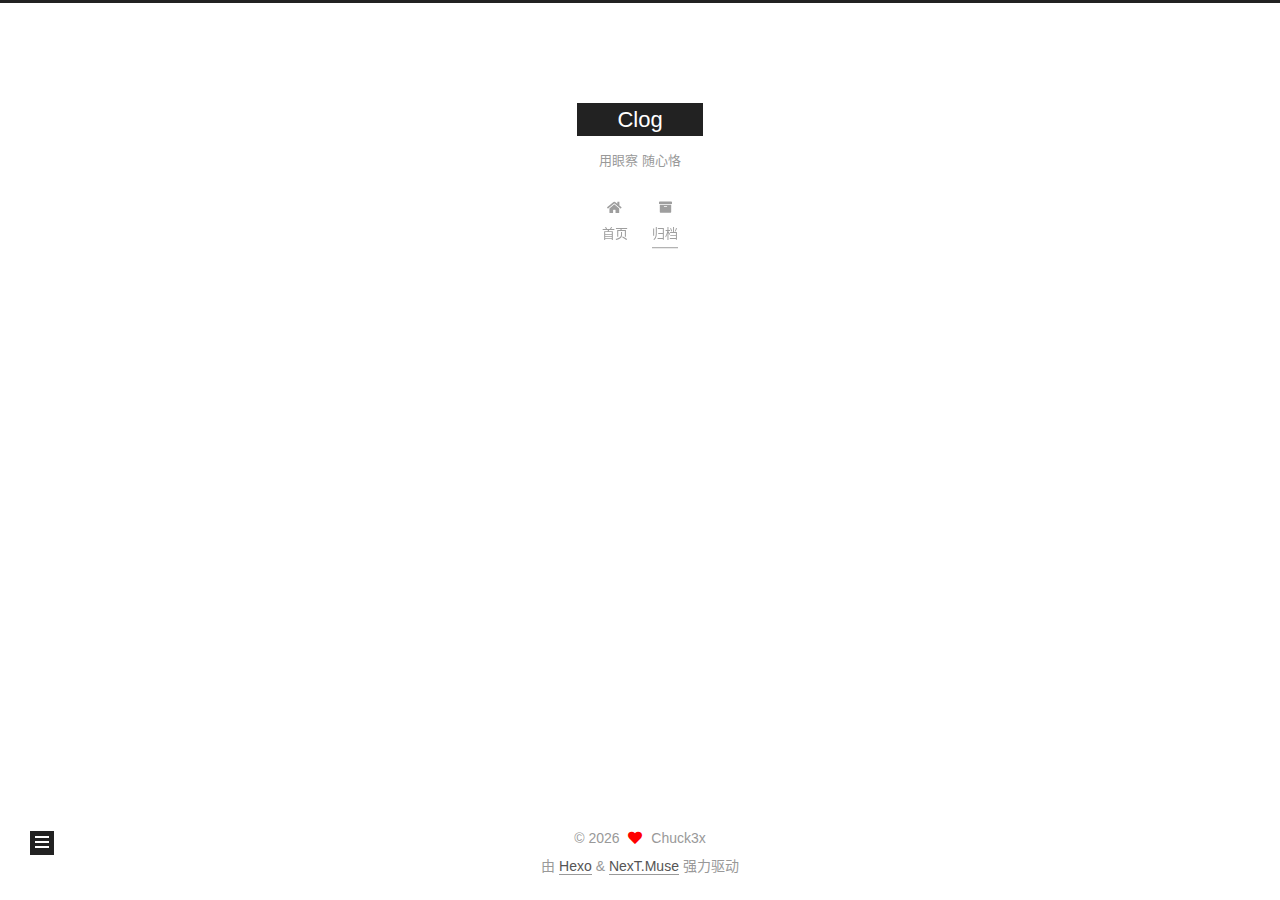
<file: archives/2026/index.html>
<!DOCTYPE html>
<html lang="zh-CN">
<head>
  <meta charset="UTF-8">
<meta name="viewport" content="width=device-width, initial-scale=1, maximum-scale=2">
<meta name="theme-color" content="#222">
<meta name="generator" content="Hexo 7.3.0">
  <link rel="apple-touch-icon" sizes="180x180" href="/images/apple-touch-icon-next.png">
  <link rel="icon" type="image/png" sizes="32x32" href="/images/favicon-32x32-next.png">
  <link rel="icon" type="image/png" sizes="16x16" href="/images/favicon-16x16-next.png">
  <link rel="mask-icon" href="/images/logo.svg" color="#222">

<link rel="stylesheet" href="/css/main.css">


<link rel="stylesheet" href="/lib/font-awesome/css/all.min.css">

<script id="hexo-configurations">
    var NexT = window.NexT || {};
    var CONFIG = {"hostname":"chuck3x.github.io","root":"/","scheme":"Muse","version":"7.8.0","exturl":false,"sidebar":{"position":"left","display":"post","padding":18,"offset":12,"onmobile":false},"copycode":{"enable":false,"show_result":false,"style":null},"back2top":{"enable":true,"sidebar":false,"scrollpercent":false},"bookmark":{"enable":false,"color":"#222","save":"auto"},"fancybox":false,"mediumzoom":false,"lazyload":false,"pangu":false,"comments":{"style":"tabs","active":null,"storage":true,"lazyload":false,"nav":null},"algolia":{"hits":{"per_page":10},"labels":{"input_placeholder":"Search for Posts","hits_empty":"We didn't find any results for the search: ${query}","hits_stats":"${hits} results found in ${time} ms"}},"localsearch":{"enable":false,"trigger":"auto","top_n_per_article":1,"unescape":false,"preload":false},"motion":{"enable":true,"async":false,"transition":{"post_block":"fadeIn","post_header":"slideDownIn","post_body":"slideDownIn","coll_header":"slideLeftIn","sidebar":"slideUpIn"}}};
  </script>

  <meta name="description" content="你不要再幻想那些坏事 霜雪飘落 你也不会声嘶力竭">
<meta property="og:type" content="website">
<meta property="og:title" content="Clog">
<meta property="og:url" content="https://chuck3x.github.io/archives/2026/index.html">
<meta property="og:site_name" content="Clog">
<meta property="og:description" content="你不要再幻想那些坏事 霜雪飘落 你也不会声嘶力竭">
<meta property="og:locale" content="zh_CN">
<meta property="article:author" content="Chuck3x">
<meta name="twitter:card" content="summary">

<link rel="canonical" href="https://chuck3x.github.io/archives/2026/">


<script id="page-configurations">
  // https://hexo.io/docs/variables.html
  CONFIG.page = {
    sidebar: "",
    isHome : false,
    isPost : false,
    lang   : 'zh-CN'
  };
</script>

  <title>归档 | Clog</title>
  






  <noscript>
  <style>
  .use-motion .brand,
  .use-motion .menu-item,
  .sidebar-inner,
  .use-motion .post-block,
  .use-motion .pagination,
  .use-motion .comments,
  .use-motion .post-header,
  .use-motion .post-body,
  .use-motion .collection-header { opacity: initial; }

  .use-motion .site-title,
  .use-motion .site-subtitle {
    opacity: initial;
    top: initial;
  }

  .use-motion .logo-line-before i { left: initial; }
  .use-motion .logo-line-after i { right: initial; }
  </style>
</noscript>

</head>

<body itemscope itemtype="http://schema.org/WebPage">
  <div class="container use-motion">
    <div class="headband"></div>

    <header class="header" itemscope itemtype="http://schema.org/WPHeader">
      <div class="header-inner"><div class="site-brand-container">
  <div class="site-nav-toggle">
    <div class="toggle" aria-label="切换导航栏">
      <span class="toggle-line toggle-line-first"></span>
      <span class="toggle-line toggle-line-middle"></span>
      <span class="toggle-line toggle-line-last"></span>
    </div>
  </div>

  <div class="site-meta">

    <a href="/" class="brand" rel="start">
      <span class="logo-line-before"><i></i></span>
      <h1 class="site-title">Clog</h1>
      <span class="logo-line-after"><i></i></span>
    </a>
      <p class="site-subtitle" itemprop="description">用眼察 随心恪</p>
  </div>

  <div class="site-nav-right">
    <div class="toggle popup-trigger">
    </div>
  </div>
</div>




<nav class="site-nav">
  <ul id="menu" class="main-menu menu">
        <li class="menu-item menu-item-home">

    <a href="/" rel="section"><i class="fa fa-home fa-fw"></i>首页</a>

  </li>
        <li class="menu-item menu-item-archives">

    <a href="/archives/" rel="section"><i class="fa fa-archive fa-fw"></i>归档</a>

  </li>
  </ul>
</nav>




</div>
    </header>

    
  <div class="back-to-top">
    <i class="fa fa-arrow-up"></i>
    <span>0%</span>
  </div>


    <main class="main">
      <div class="main-inner">
        <div class="content-wrap">
          

          <div class="content archive">
            

  
  
  
  <div class="post-block">
    <div class="posts-collapse">
      <div class="collection-title">
        <span class="collection-header">嗯..! 目前共计 4 篇日志。 继续努力。</span>
      </div>

      
    <div class="collection-year">
      <span class="collection-header">2026</span>
    </div>

  <article itemscope itemtype="http://schema.org/Article">
    <header class="post-header">

      <div class="post-meta">
        <time itemprop="dateCreated"
              datetime="2026-01-16T10:33:43+08:00"
              content="2026-01-16">
          01-16
        </time>
      </div>

      <div class="post-title">
          <a class="post-title-link" href="/2026/01/16/CkCompiler%E7%BC%96%E8%AF%91%E6%8A%80%E6%9C%AF%E8%AF%BE%E7%A8%8B%E8%AE%BE%E8%AE%A1/" itemprop="url">
            <span itemprop="name">CkCompiler编译技术课程设计</span>
          </a>
      </div>

    </header>
  </article>


    </div>
  </div>
  
  
  

  



          </div>
          

<script>
  window.addEventListener('tabs:register', () => {
    let { activeClass } = CONFIG.comments;
    if (CONFIG.comments.storage) {
      activeClass = localStorage.getItem('comments_active') || activeClass;
    }
    if (activeClass) {
      let activeTab = document.querySelector(`a[href="#comment-${activeClass}"]`);
      if (activeTab) {
        activeTab.click();
      }
    }
  });
  if (CONFIG.comments.storage) {
    window.addEventListener('tabs:click', event => {
      if (!event.target.matches('.tabs-comment .tab-content .tab-pane')) return;
      let commentClass = event.target.classList[1];
      localStorage.setItem('comments_active', commentClass);
    });
  }
</script>

        </div>
          
  
  <div class="toggle sidebar-toggle">
    <span class="toggle-line toggle-line-first"></span>
    <span class="toggle-line toggle-line-middle"></span>
    <span class="toggle-line toggle-line-last"></span>
  </div>

  <aside class="sidebar">
    <div class="sidebar-inner">

      <ul class="sidebar-nav motion-element">
        <li class="sidebar-nav-toc">
          文章目录
        </li>
        <li class="sidebar-nav-overview">
          站点概览
        </li>
      </ul>

      <!--noindex-->
      <div class="post-toc-wrap sidebar-panel">
      </div>
      <!--/noindex-->

      <div class="site-overview-wrap sidebar-panel">
        <div class="site-author motion-element" itemprop="author" itemscope itemtype="http://schema.org/Person">
  <p class="site-author-name" itemprop="name">Chuck3x</p>
  <div class="site-description" itemprop="description">你不要再幻想那些坏事 霜雪飘落 你也不会声嘶力竭</div>
</div>
<div class="site-state-wrap motion-element">
  <nav class="site-state">
      <div class="site-state-item site-state-posts">
          <a href="/archives/">
        
          <span class="site-state-item-count">4</span>
          <span class="site-state-item-name">日志</span>
        </a>
      </div>
  </nav>
</div>



      </div>

    </div>
  </aside>
  <div id="sidebar-dimmer"></div>


      </div>
    </main>

    <footer class="footer">
      <div class="footer-inner">
        

        

<div class="copyright">
  
  &copy; 
  <span itemprop="copyrightYear">2026</span>
  <span class="with-love">
    <i class="fa fa-heart"></i>
  </span>
  <span class="author" itemprop="copyrightHolder">Chuck3x</span>
</div>
  <div class="powered-by">由 <a href="https://hexo.io/" class="theme-link" rel="noopener" target="_blank">Hexo</a> & <a href="https://muse.theme-next.org/" class="theme-link" rel="noopener" target="_blank">NexT.Muse</a> 强力驱动
  </div>

        








      </div>
    </footer>
  </div>

  
  <script src="/lib/anime.min.js"></script>
  <script src="/lib/velocity/velocity.min.js"></script>
  <script src="/lib/velocity/velocity.ui.min.js"></script>

<script src="/js/utils.js"></script>

<script src="/js/motion.js"></script>


<script src="/js/schemes/muse.js"></script>


<script src="/js/next-boot.js"></script>




  















  

  

  

</body>
</html>
</file>
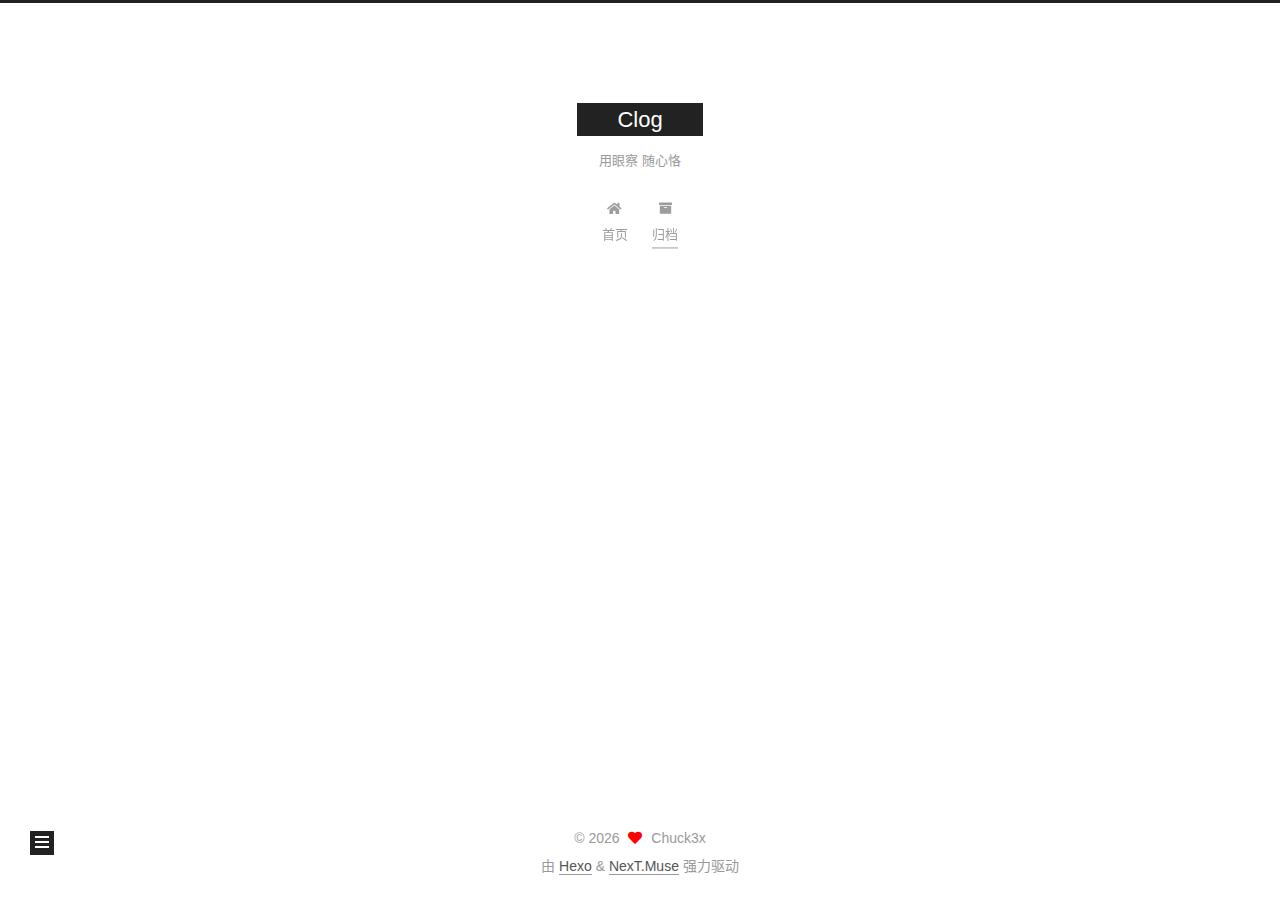
<file: archives/2026/01/index.html>
<!DOCTYPE html>
<html lang="zh-CN">
<head>
  <meta charset="UTF-8">
<meta name="viewport" content="width=device-width, initial-scale=1, maximum-scale=2">
<meta name="theme-color" content="#222">
<meta name="generator" content="Hexo 7.3.0">
  <link rel="apple-touch-icon" sizes="180x180" href="/images/apple-touch-icon-next.png">
  <link rel="icon" type="image/png" sizes="32x32" href="/images/favicon-32x32-next.png">
  <link rel="icon" type="image/png" sizes="16x16" href="/images/favicon-16x16-next.png">
  <link rel="mask-icon" href="/images/logo.svg" color="#222">

<link rel="stylesheet" href="/css/main.css">


<link rel="stylesheet" href="/lib/font-awesome/css/all.min.css">

<script id="hexo-configurations">
    var NexT = window.NexT || {};
    var CONFIG = {"hostname":"chuck3x.github.io","root":"/","scheme":"Muse","version":"7.8.0","exturl":false,"sidebar":{"position":"left","display":"post","padding":18,"offset":12,"onmobile":false},"copycode":{"enable":false,"show_result":false,"style":null},"back2top":{"enable":true,"sidebar":false,"scrollpercent":false},"bookmark":{"enable":false,"color":"#222","save":"auto"},"fancybox":false,"mediumzoom":false,"lazyload":false,"pangu":false,"comments":{"style":"tabs","active":null,"storage":true,"lazyload":false,"nav":null},"algolia":{"hits":{"per_page":10},"labels":{"input_placeholder":"Search for Posts","hits_empty":"We didn't find any results for the search: ${query}","hits_stats":"${hits} results found in ${time} ms"}},"localsearch":{"enable":false,"trigger":"auto","top_n_per_article":1,"unescape":false,"preload":false},"motion":{"enable":true,"async":false,"transition":{"post_block":"fadeIn","post_header":"slideDownIn","post_body":"slideDownIn","coll_header":"slideLeftIn","sidebar":"slideUpIn"}}};
  </script>

  <meta name="description" content="你不要再幻想那些坏事 霜雪飘落 你也不会声嘶力竭">
<meta property="og:type" content="website">
<meta property="og:title" content="Clog">
<meta property="og:url" content="https://chuck3x.github.io/archives/2026/01/index.html">
<meta property="og:site_name" content="Clog">
<meta property="og:description" content="你不要再幻想那些坏事 霜雪飘落 你也不会声嘶力竭">
<meta property="og:locale" content="zh_CN">
<meta property="article:author" content="Chuck3x">
<meta name="twitter:card" content="summary">

<link rel="canonical" href="https://chuck3x.github.io/archives/2026/01/">


<script id="page-configurations">
  // https://hexo.io/docs/variables.html
  CONFIG.page = {
    sidebar: "",
    isHome : false,
    isPost : false,
    lang   : 'zh-CN'
  };
</script>

  <title>归档 | Clog</title>
  






  <noscript>
  <style>
  .use-motion .brand,
  .use-motion .menu-item,
  .sidebar-inner,
  .use-motion .post-block,
  .use-motion .pagination,
  .use-motion .comments,
  .use-motion .post-header,
  .use-motion .post-body,
  .use-motion .collection-header { opacity: initial; }

  .use-motion .site-title,
  .use-motion .site-subtitle {
    opacity: initial;
    top: initial;
  }

  .use-motion .logo-line-before i { left: initial; }
  .use-motion .logo-line-after i { right: initial; }
  </style>
</noscript>

</head>

<body itemscope itemtype="http://schema.org/WebPage">
  <div class="container use-motion">
    <div class="headband"></div>

    <header class="header" itemscope itemtype="http://schema.org/WPHeader">
      <div class="header-inner"><div class="site-brand-container">
  <div class="site-nav-toggle">
    <div class="toggle" aria-label="切换导航栏">
      <span class="toggle-line toggle-line-first"></span>
      <span class="toggle-line toggle-line-middle"></span>
      <span class="toggle-line toggle-line-last"></span>
    </div>
  </div>

  <div class="site-meta">

    <a href="/" class="brand" rel="start">
      <span class="logo-line-before"><i></i></span>
      <h1 class="site-title">Clog</h1>
      <span class="logo-line-after"><i></i></span>
    </a>
      <p class="site-subtitle" itemprop="description">用眼察 随心恪</p>
  </div>

  <div class="site-nav-right">
    <div class="toggle popup-trigger">
    </div>
  </div>
</div>




<nav class="site-nav">
  <ul id="menu" class="main-menu menu">
        <li class="menu-item menu-item-home">

    <a href="/" rel="section"><i class="fa fa-home fa-fw"></i>首页</a>

  </li>
        <li class="menu-item menu-item-archives">

    <a href="/archives/" rel="section"><i class="fa fa-archive fa-fw"></i>归档</a>

  </li>
  </ul>
</nav>




</div>
    </header>

    
  <div class="back-to-top">
    <i class="fa fa-arrow-up"></i>
    <span>0%</span>
  </div>


    <main class="main">
      <div class="main-inner">
        <div class="content-wrap">
          

          <div class="content archive">
            

  
  
  
  <div class="post-block">
    <div class="posts-collapse">
      <div class="collection-title">
        <span class="collection-header">嗯..! 目前共计 4 篇日志。 继续努力。</span>
      </div>

      
    <div class="collection-year">
      <span class="collection-header">2026</span>
    </div>

  <article itemscope itemtype="http://schema.org/Article">
    <header class="post-header">

      <div class="post-meta">
        <time itemprop="dateCreated"
              datetime="2026-01-16T10:33:43+08:00"
              content="2026-01-16">
          01-16
        </time>
      </div>

      <div class="post-title">
          <a class="post-title-link" href="/2026/01/16/CkCompiler%E7%BC%96%E8%AF%91%E6%8A%80%E6%9C%AF%E8%AF%BE%E7%A8%8B%E8%AE%BE%E8%AE%A1/" itemprop="url">
            <span itemprop="name">CkCompiler编译技术课程设计</span>
          </a>
      </div>

    </header>
  </article>


    </div>
  </div>
  
  
  

  



          </div>
          

<script>
  window.addEventListener('tabs:register', () => {
    let { activeClass } = CONFIG.comments;
    if (CONFIG.comments.storage) {
      activeClass = localStorage.getItem('comments_active') || activeClass;
    }
    if (activeClass) {
      let activeTab = document.querySelector(`a[href="#comment-${activeClass}"]`);
      if (activeTab) {
        activeTab.click();
      }
    }
  });
  if (CONFIG.comments.storage) {
    window.addEventListener('tabs:click', event => {
      if (!event.target.matches('.tabs-comment .tab-content .tab-pane')) return;
      let commentClass = event.target.classList[1];
      localStorage.setItem('comments_active', commentClass);
    });
  }
</script>

        </div>
          
  
  <div class="toggle sidebar-toggle">
    <span class="toggle-line toggle-line-first"></span>
    <span class="toggle-line toggle-line-middle"></span>
    <span class="toggle-line toggle-line-last"></span>
  </div>

  <aside class="sidebar">
    <div class="sidebar-inner">

      <ul class="sidebar-nav motion-element">
        <li class="sidebar-nav-toc">
          文章目录
        </li>
        <li class="sidebar-nav-overview">
          站点概览
        </li>
      </ul>

      <!--noindex-->
      <div class="post-toc-wrap sidebar-panel">
      </div>
      <!--/noindex-->

      <div class="site-overview-wrap sidebar-panel">
        <div class="site-author motion-element" itemprop="author" itemscope itemtype="http://schema.org/Person">
  <p class="site-author-name" itemprop="name">Chuck3x</p>
  <div class="site-description" itemprop="description">你不要再幻想那些坏事 霜雪飘落 你也不会声嘶力竭</div>
</div>
<div class="site-state-wrap motion-element">
  <nav class="site-state">
      <div class="site-state-item site-state-posts">
          <a href="/archives/">
        
          <span class="site-state-item-count">4</span>
          <span class="site-state-item-name">日志</span>
        </a>
      </div>
  </nav>
</div>



      </div>

    </div>
  </aside>
  <div id="sidebar-dimmer"></div>


      </div>
    </main>

    <footer class="footer">
      <div class="footer-inner">
        

        

<div class="copyright">
  
  &copy; 
  <span itemprop="copyrightYear">2026</span>
  <span class="with-love">
    <i class="fa fa-heart"></i>
  </span>
  <span class="author" itemprop="copyrightHolder">Chuck3x</span>
</div>
  <div class="powered-by">由 <a href="https://hexo.io/" class="theme-link" rel="noopener" target="_blank">Hexo</a> & <a href="https://muse.theme-next.org/" class="theme-link" rel="noopener" target="_blank">NexT.Muse</a> 强力驱动
  </div>

        








      </div>
    </footer>
  </div>

  
  <script src="/lib/anime.min.js"></script>
  <script src="/lib/velocity/velocity.min.js"></script>
  <script src="/lib/velocity/velocity.ui.min.js"></script>

<script src="/js/utils.js"></script>

<script src="/js/motion.js"></script>


<script src="/js/schemes/muse.js"></script>


<script src="/js/next-boot.js"></script>




  















  

  

  

</body>
</html>
</file>
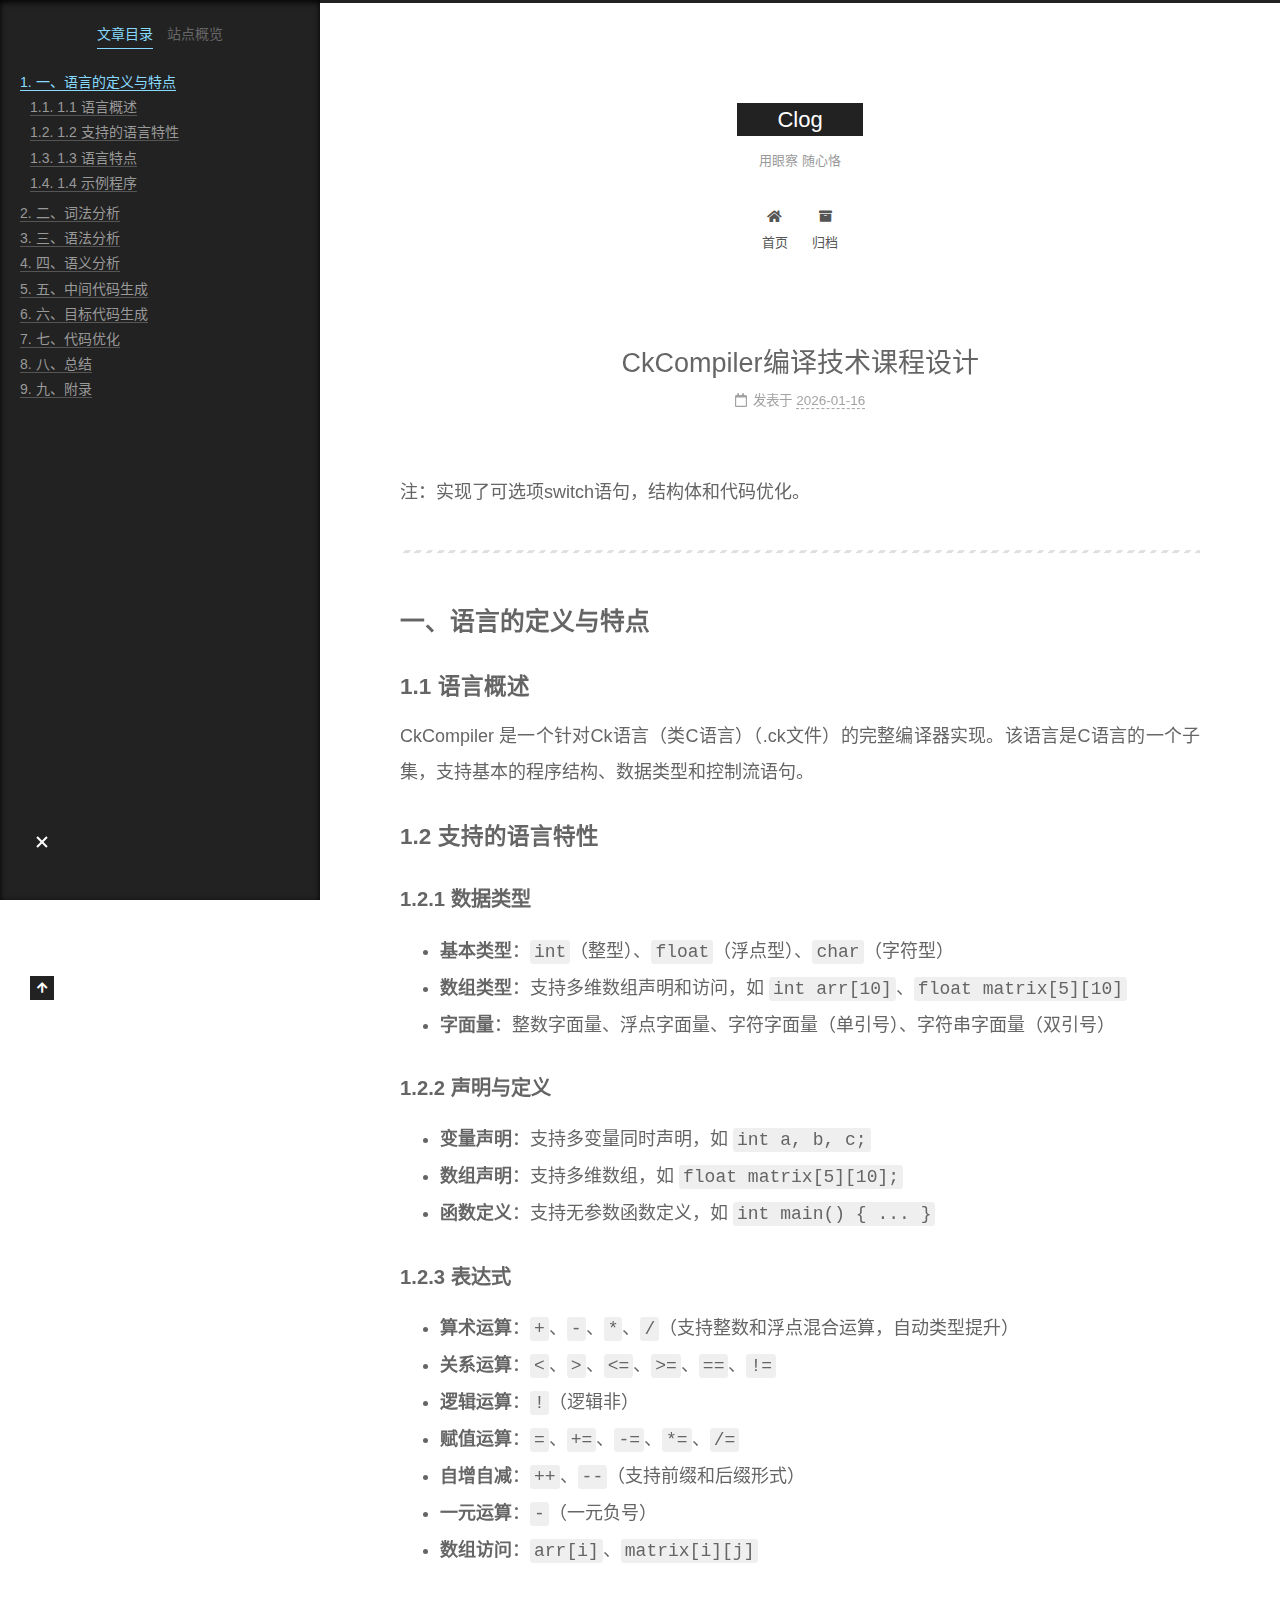
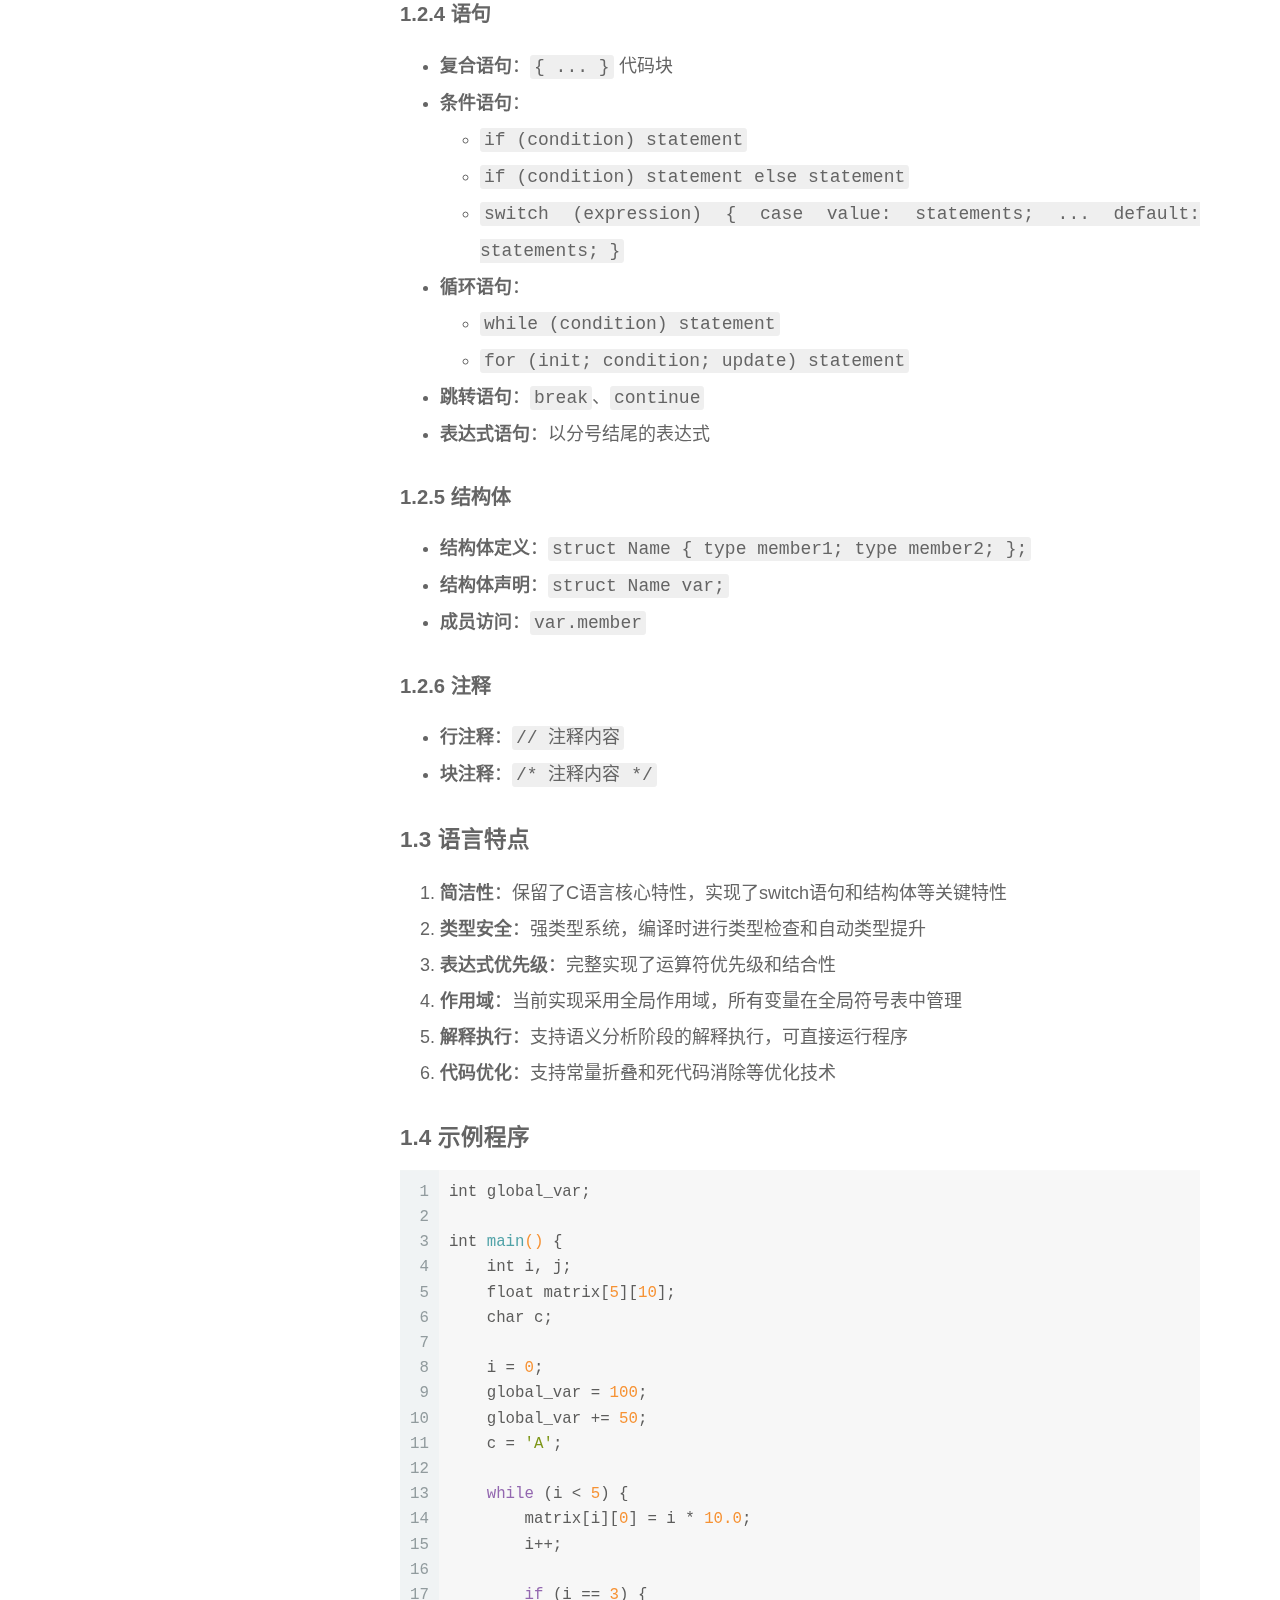
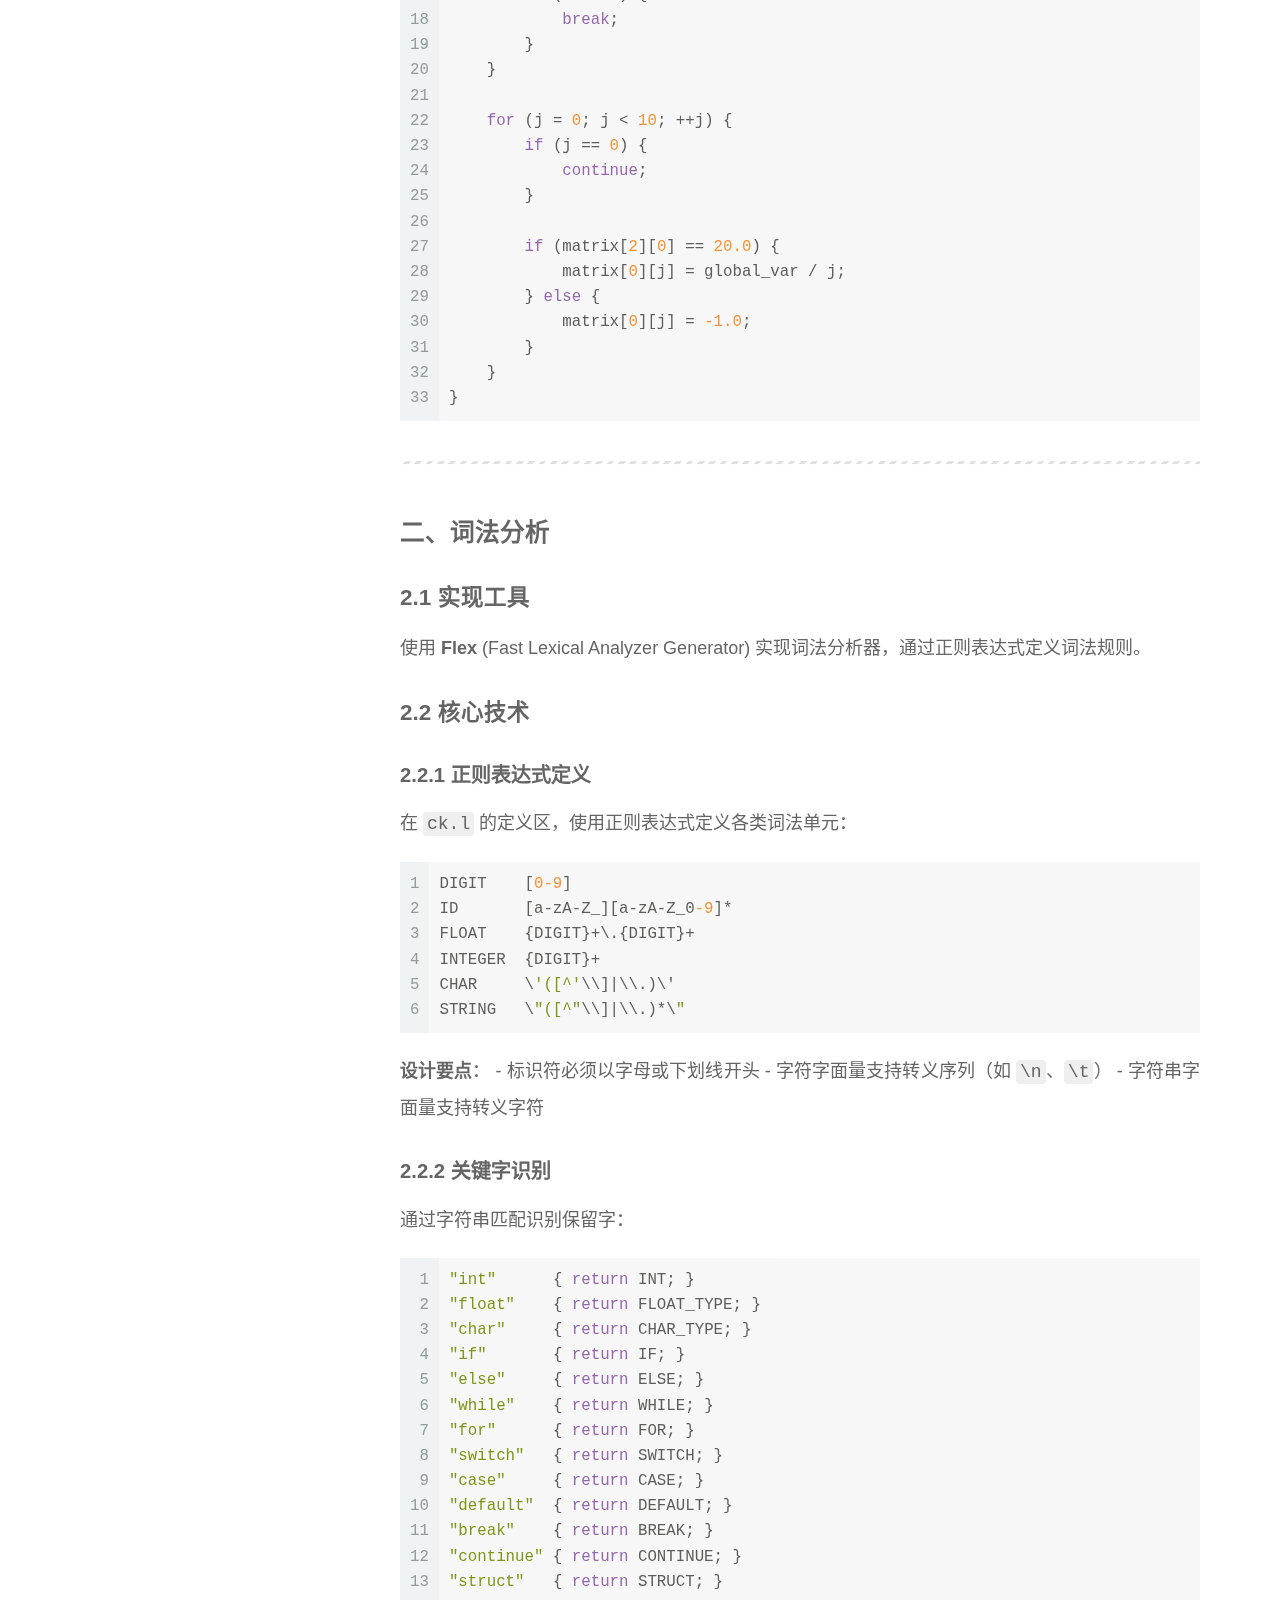
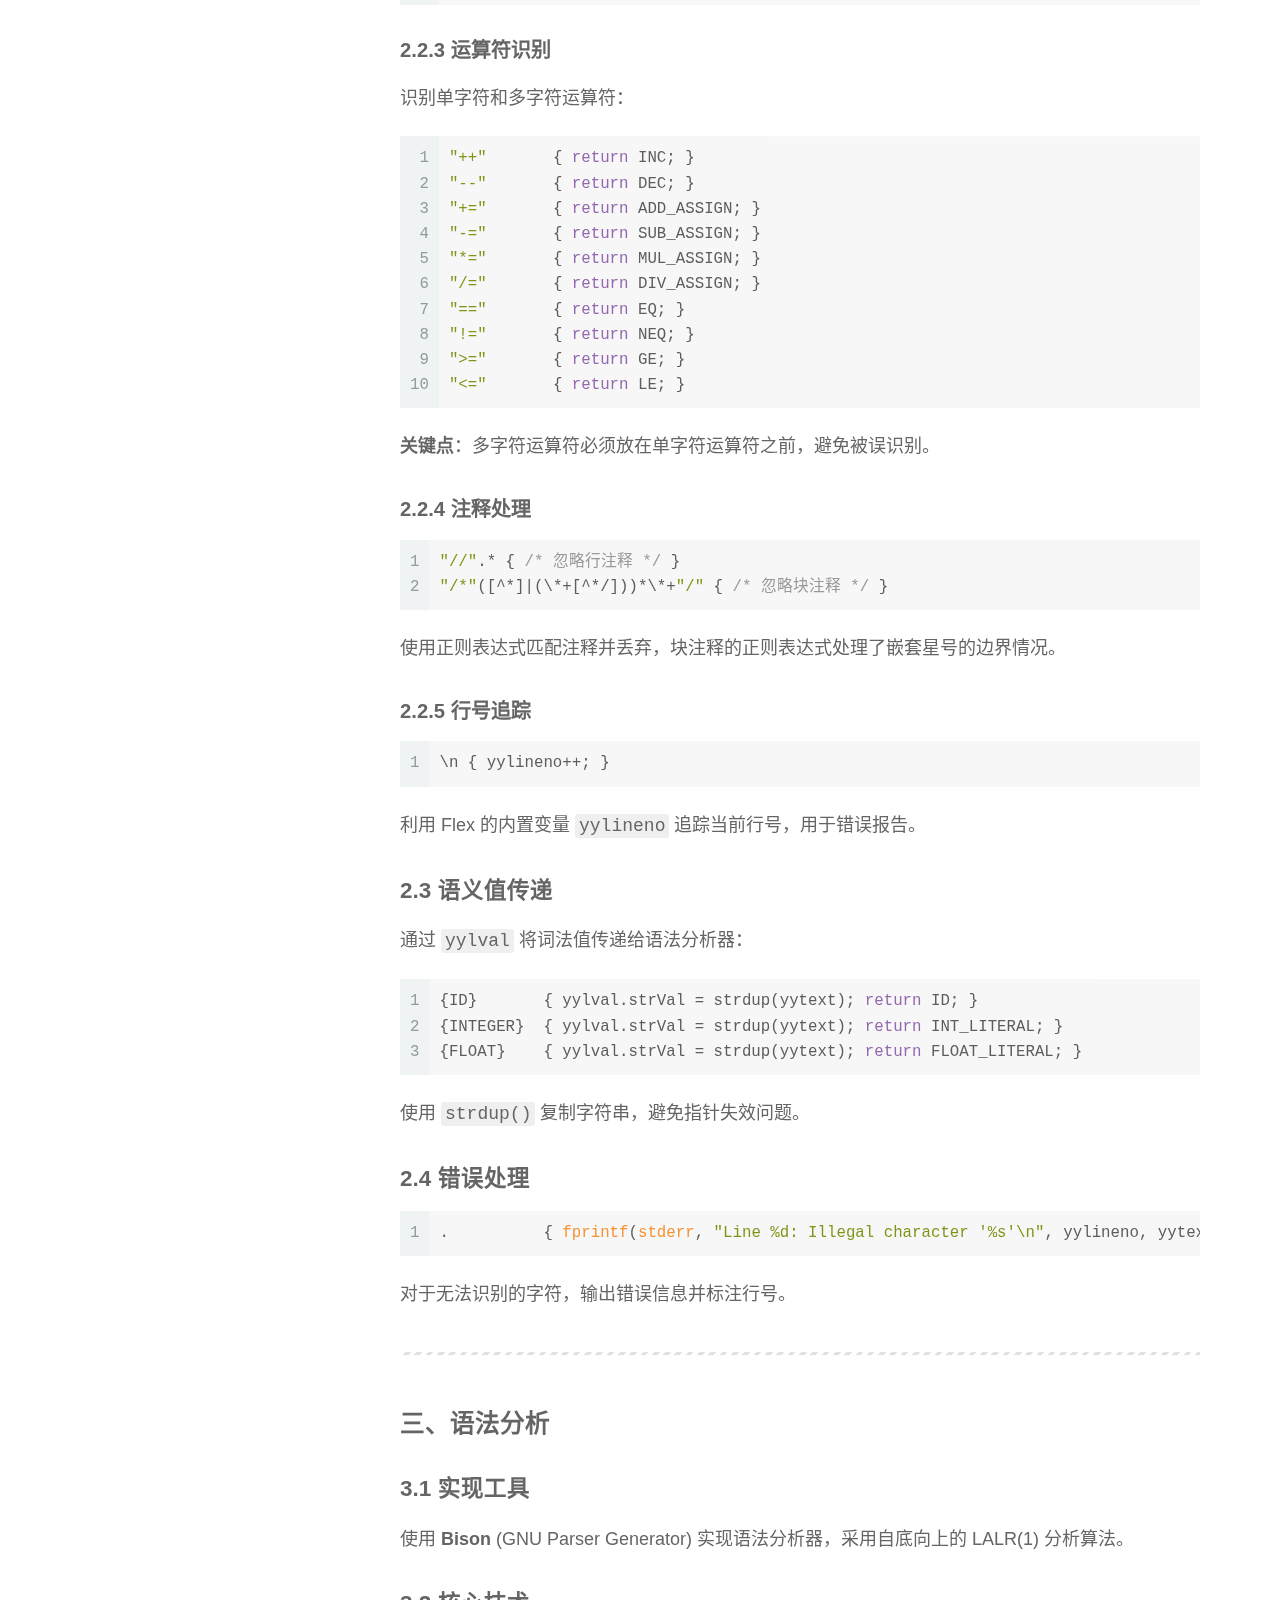
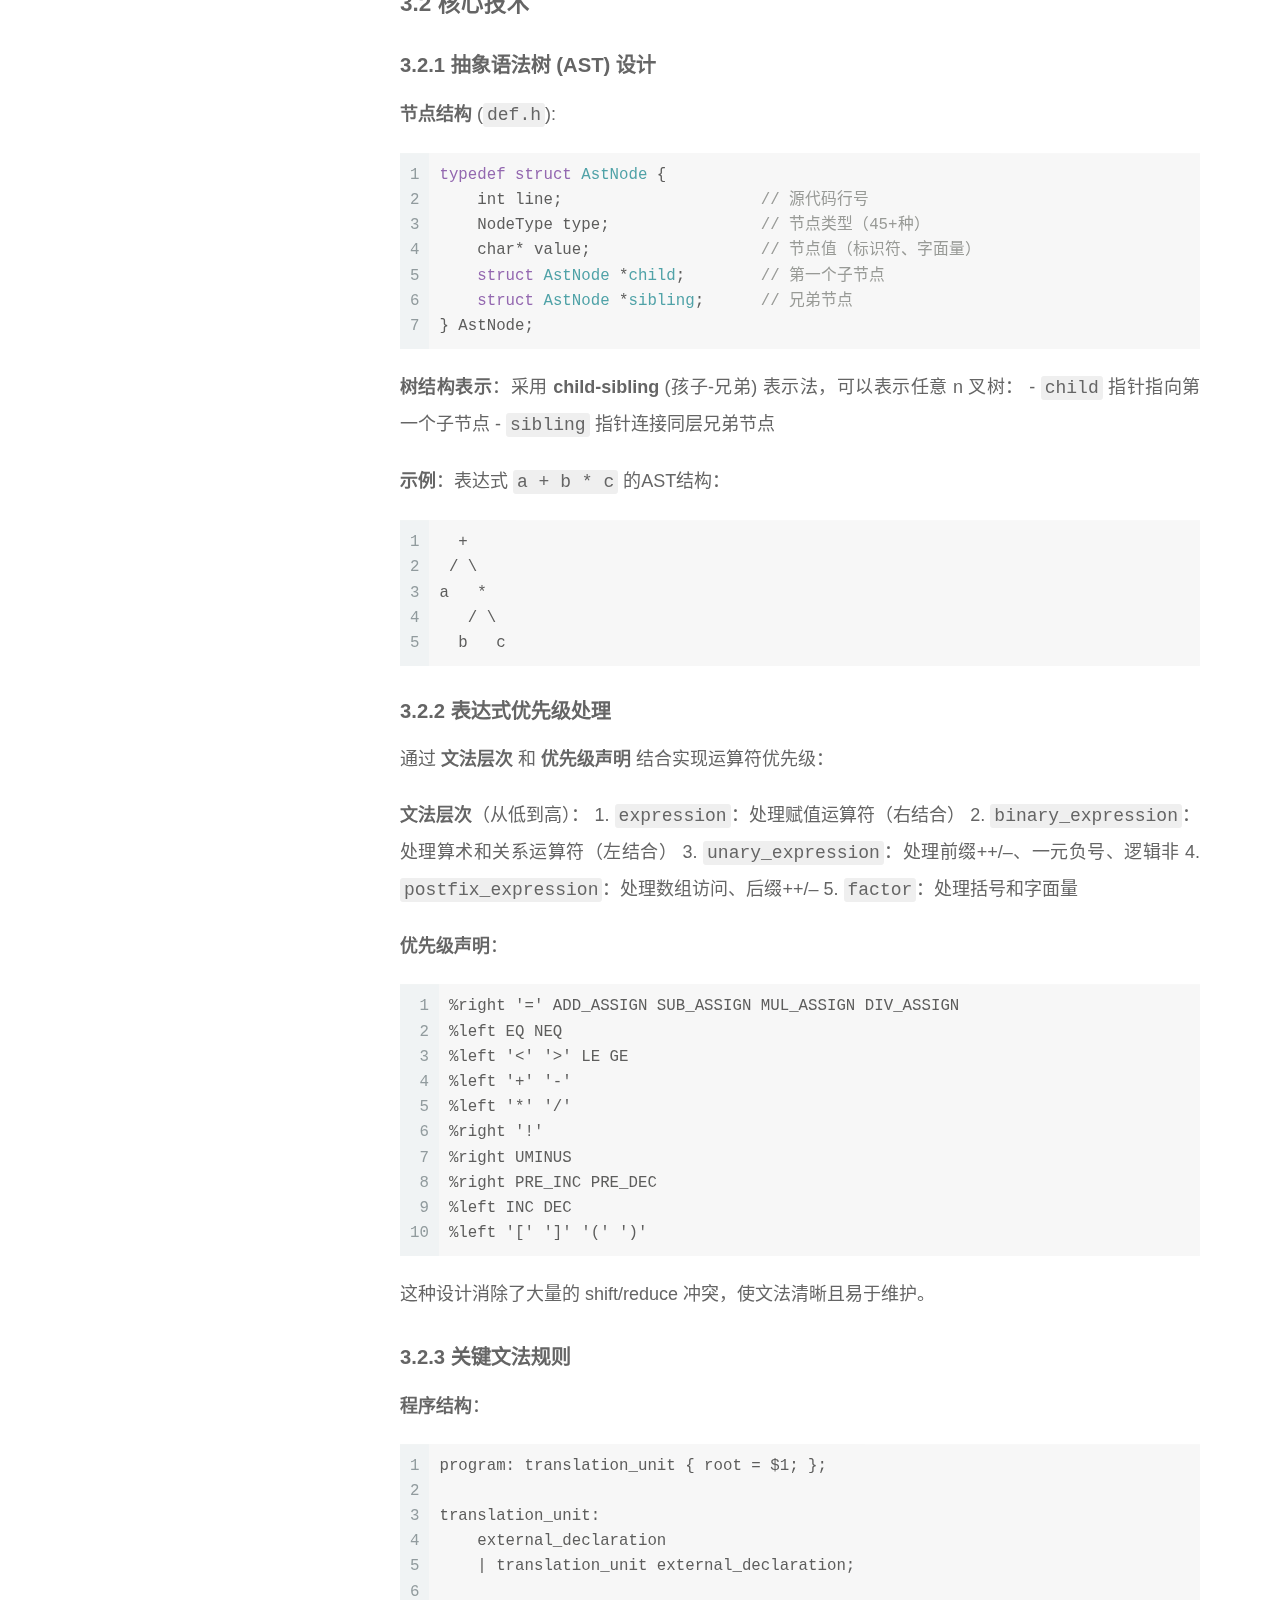
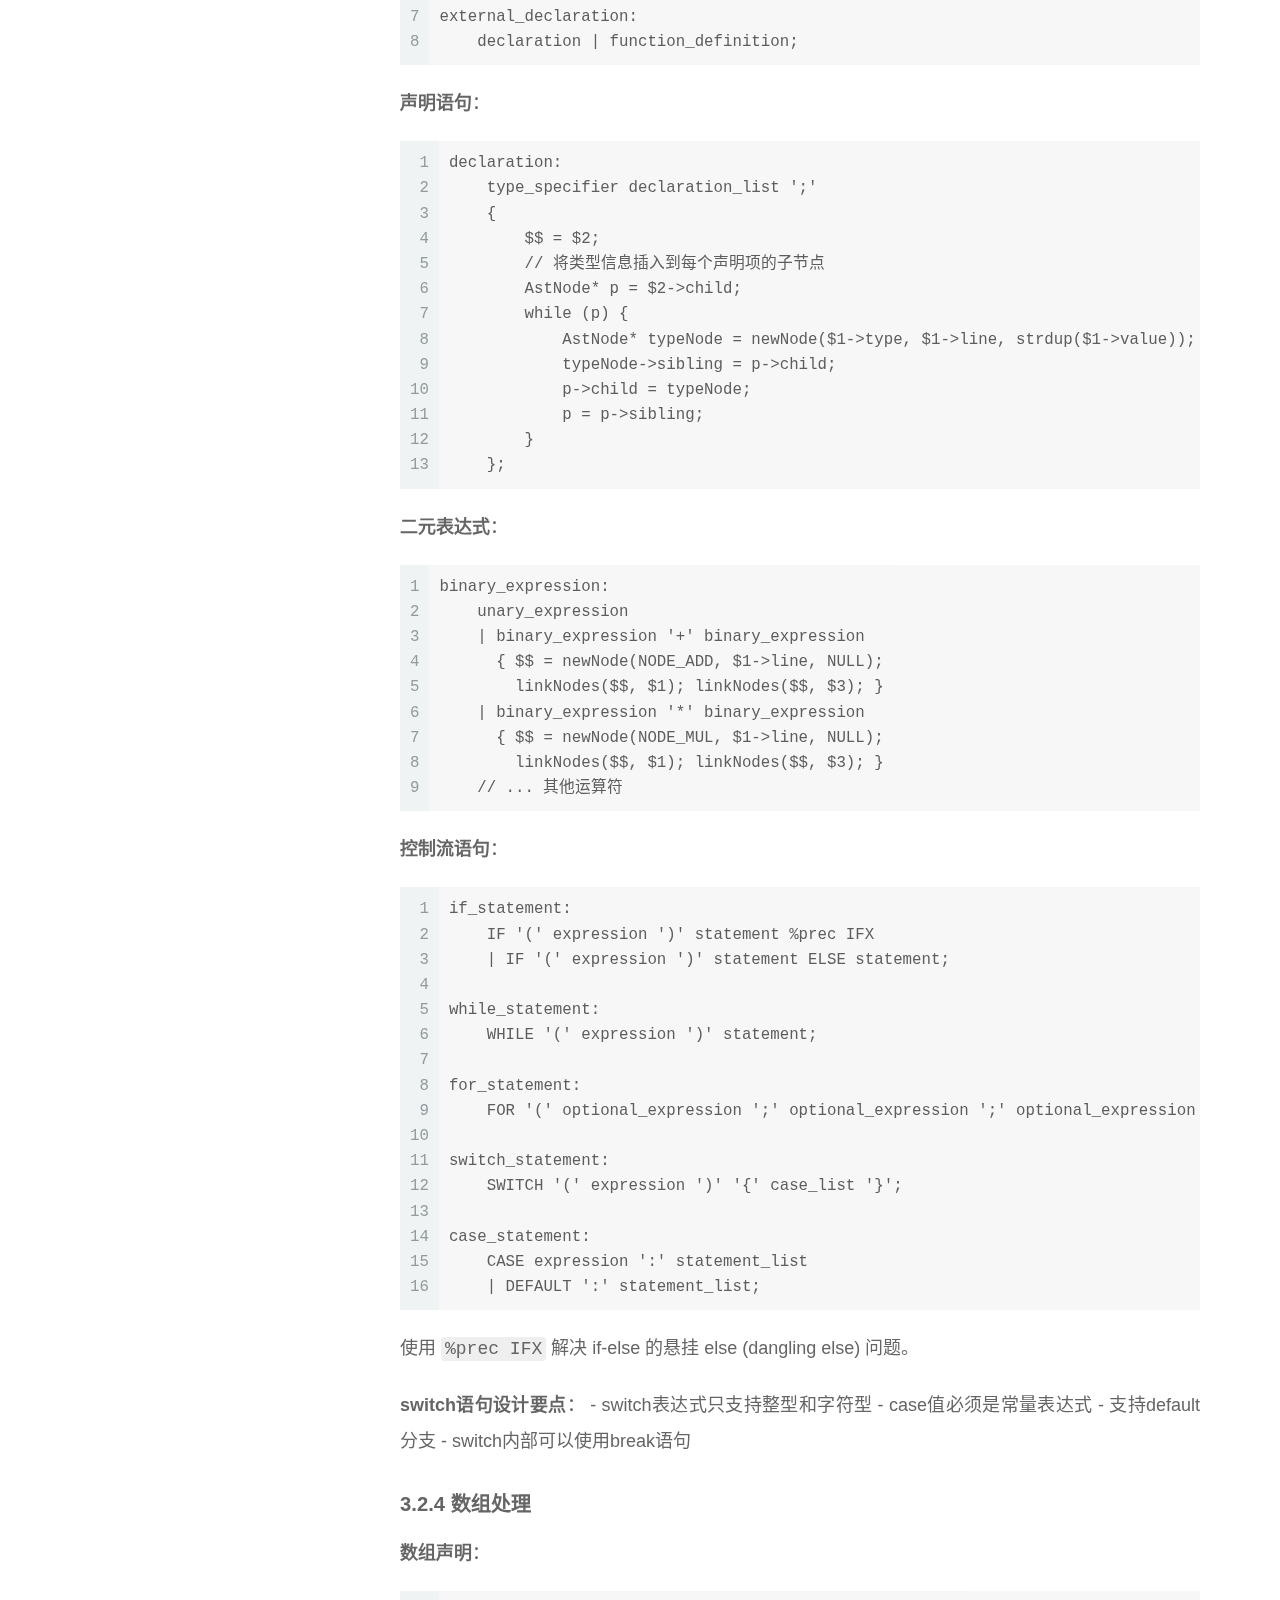
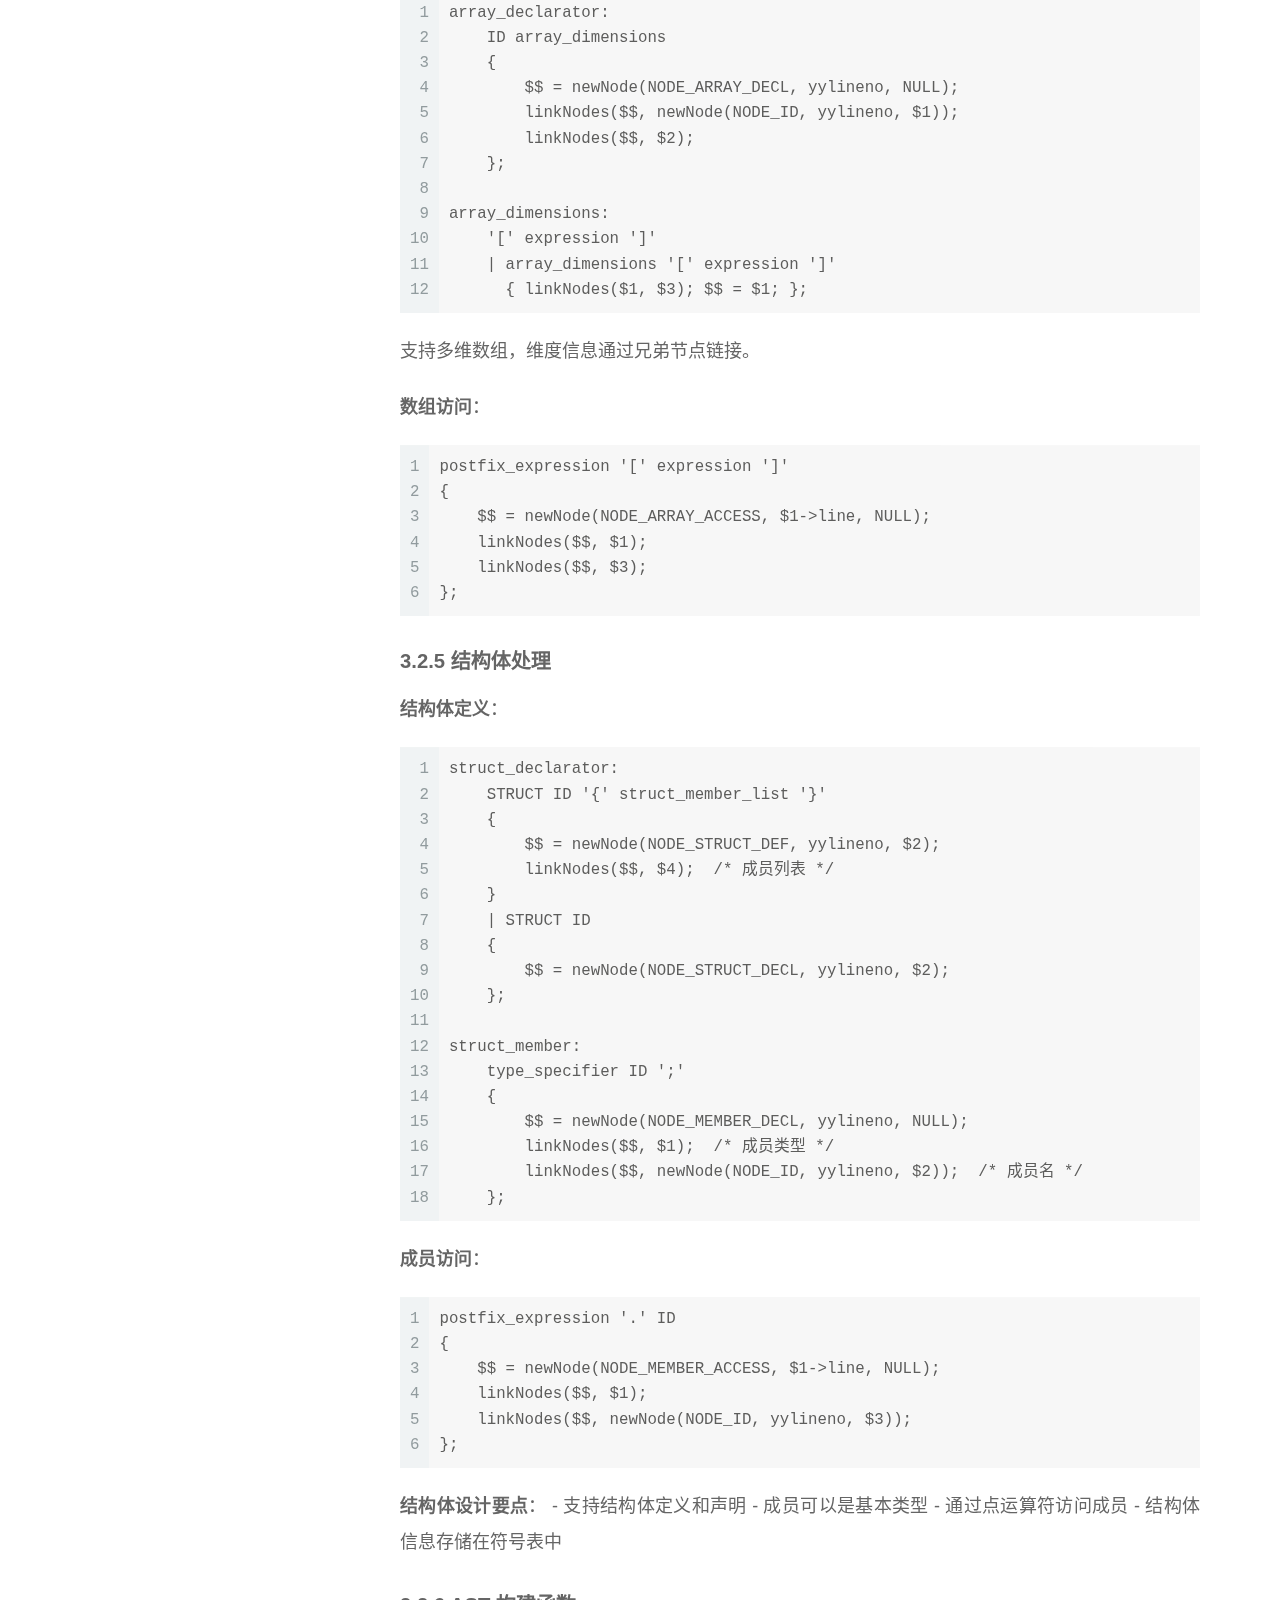
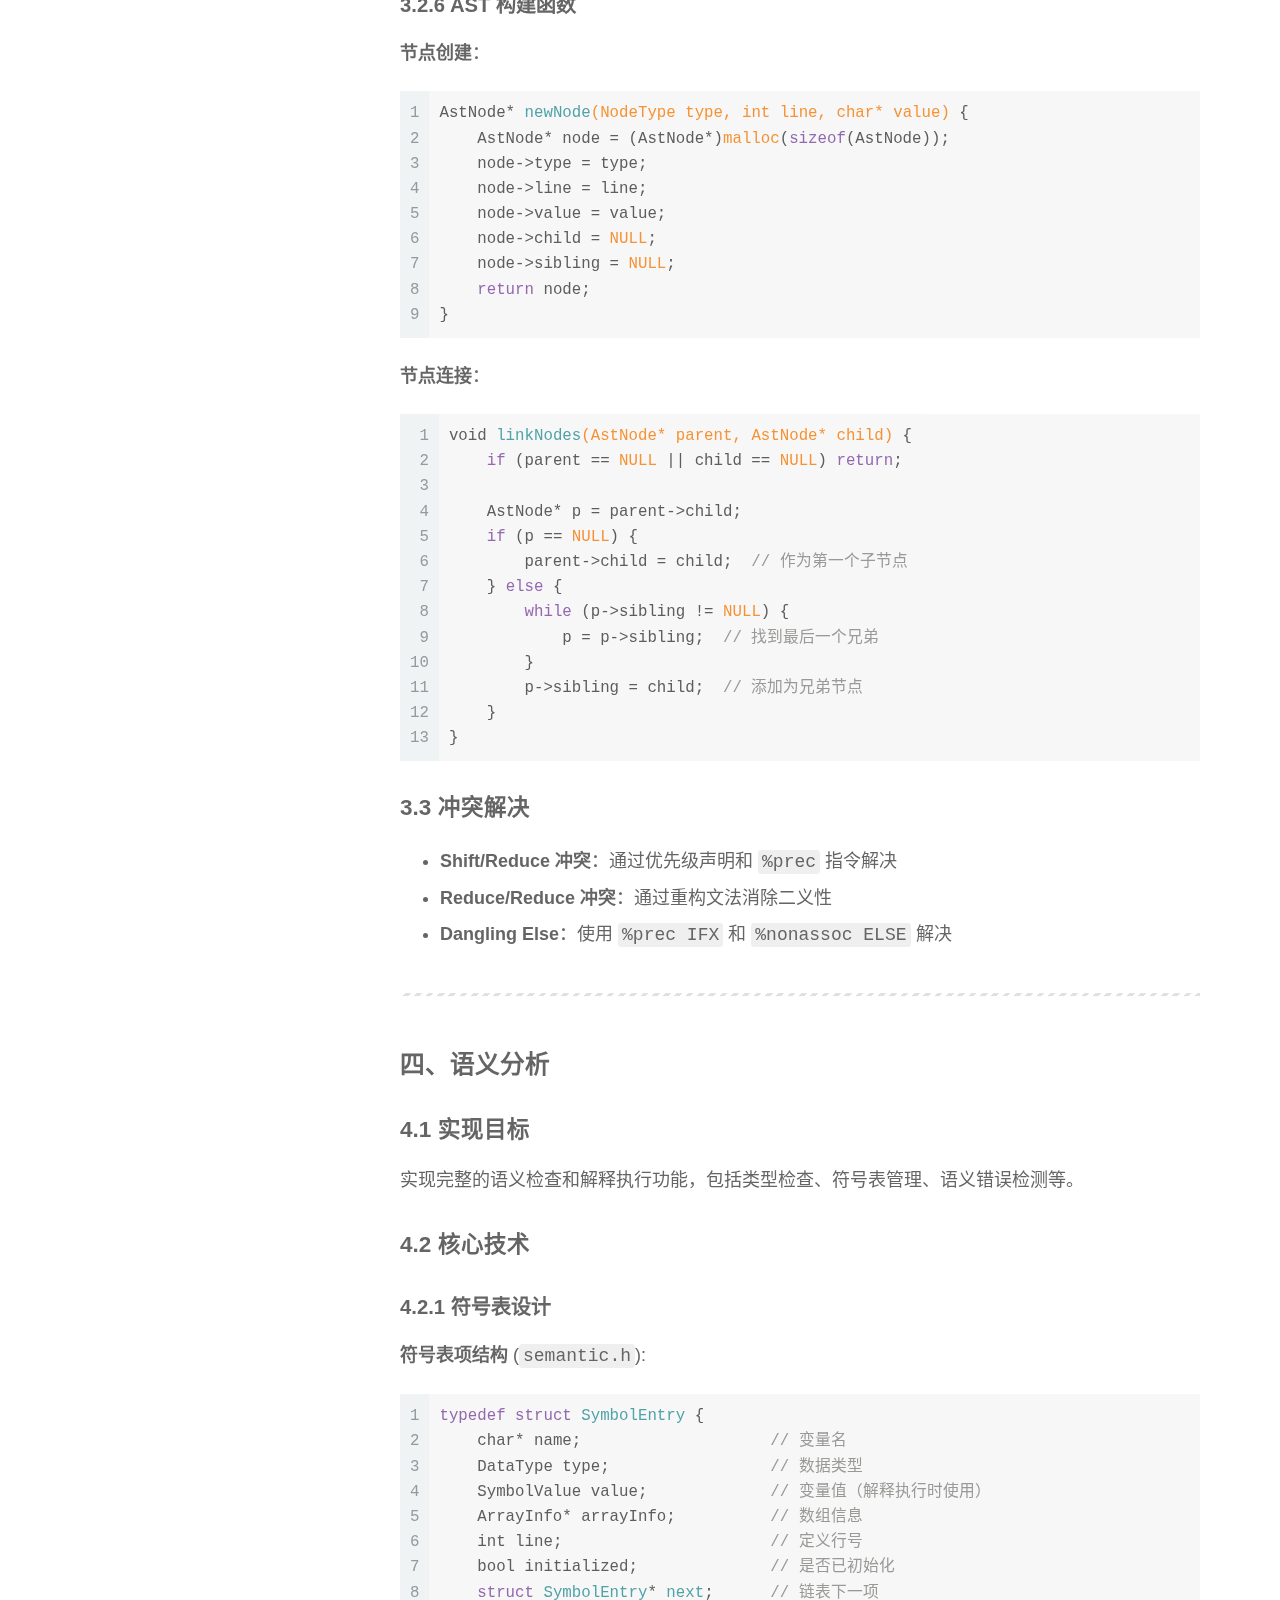
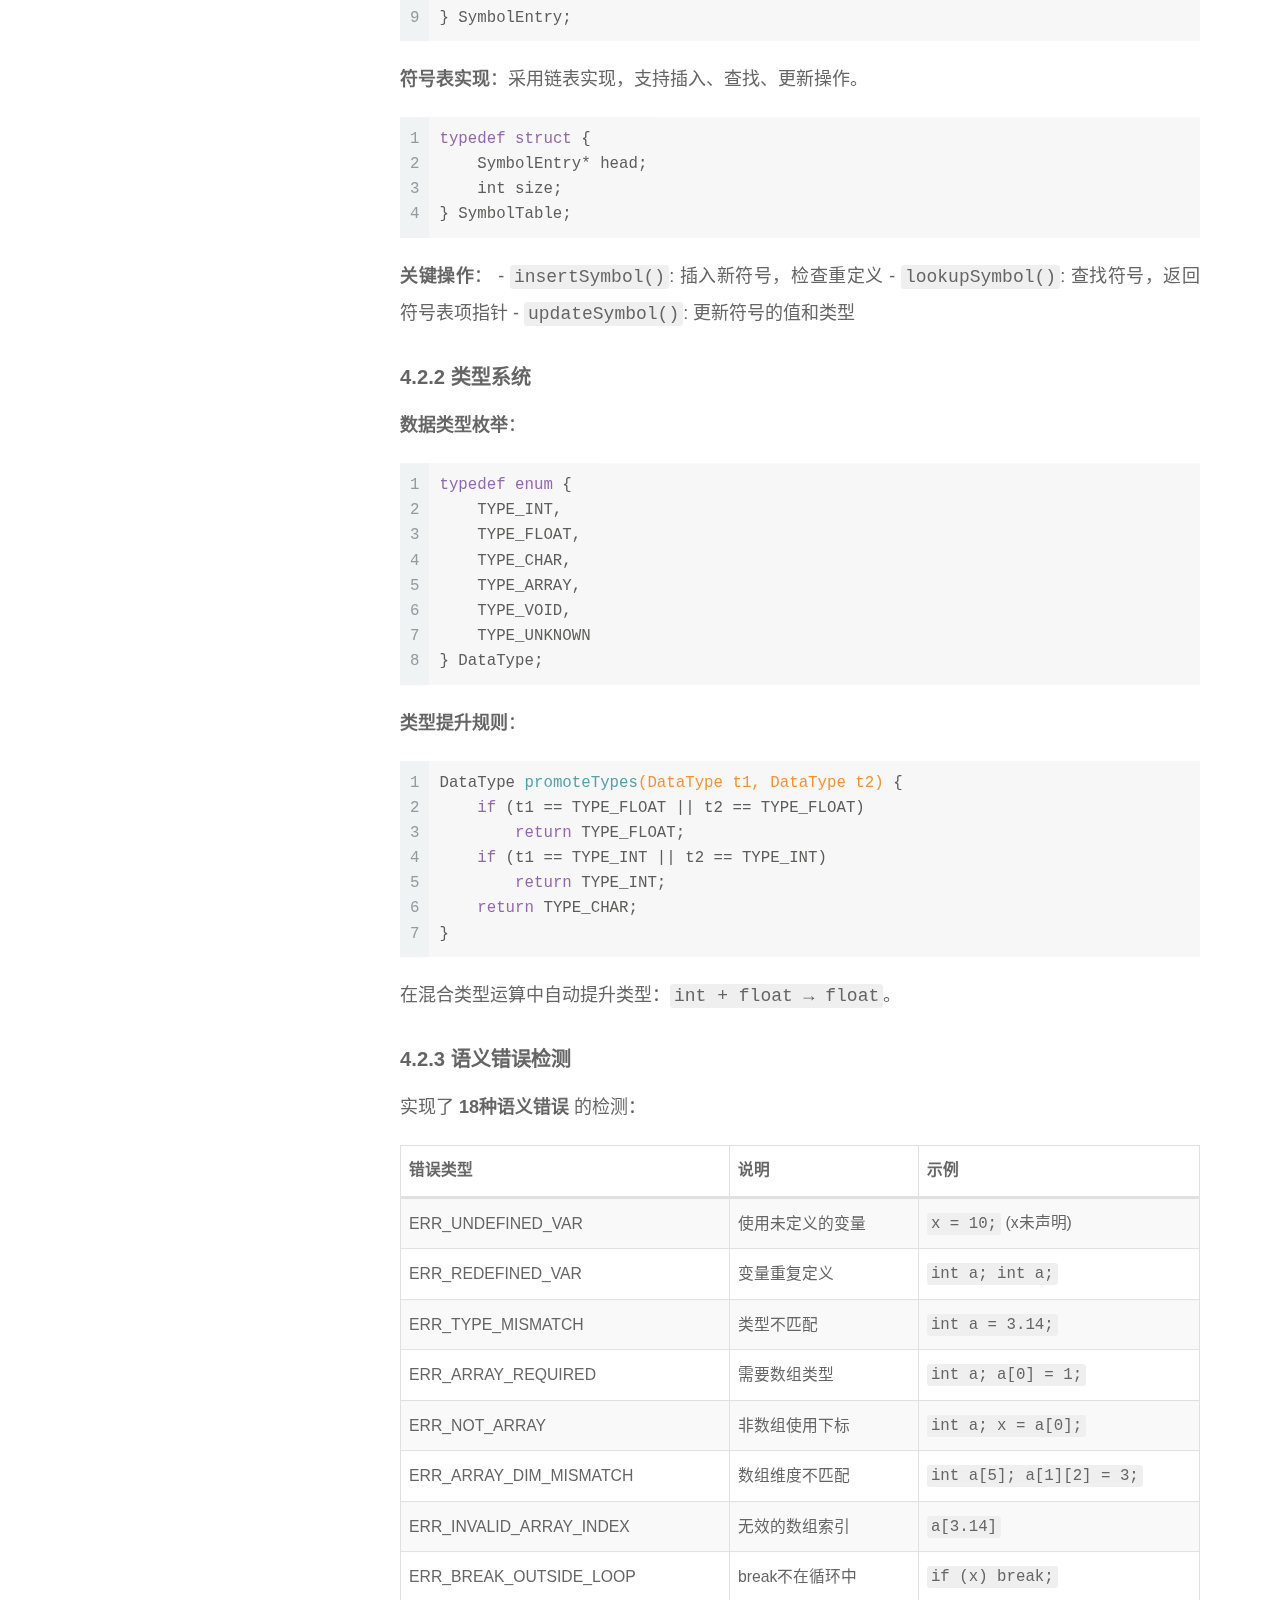
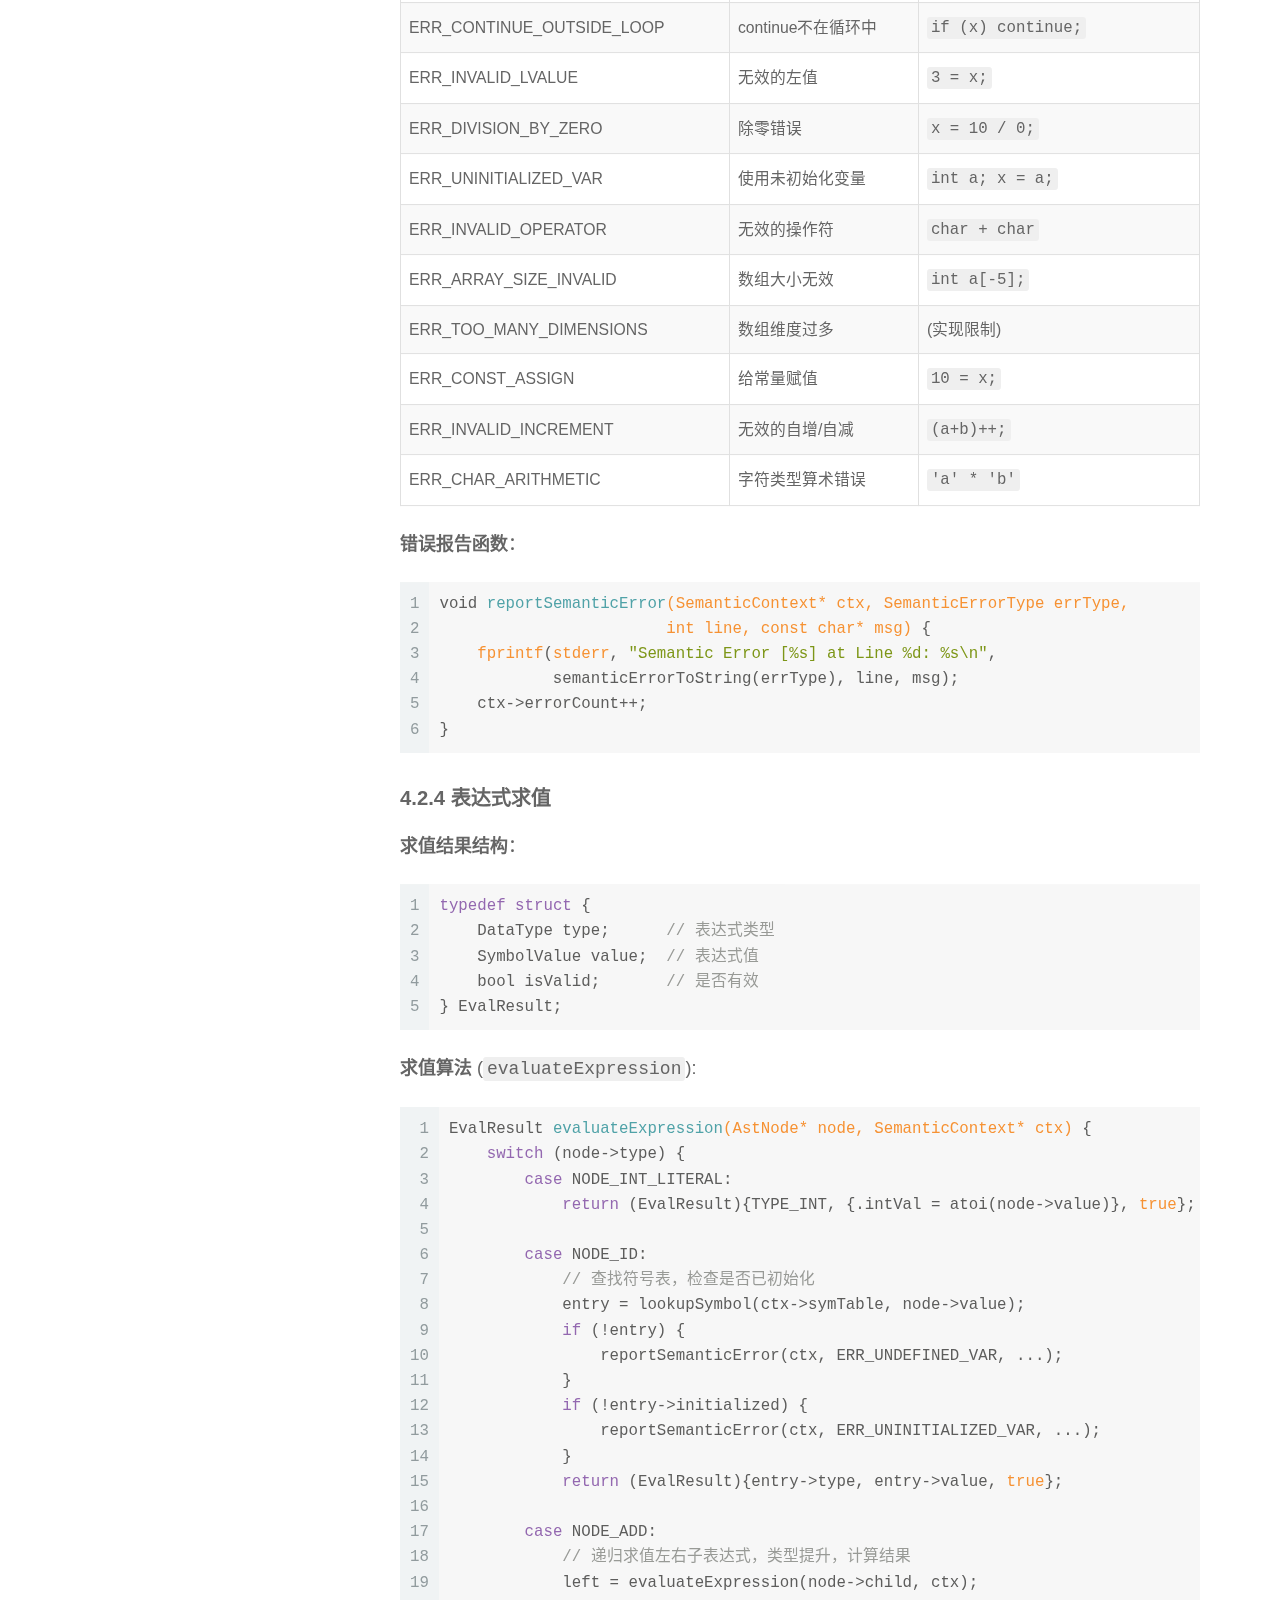
<file: 2026/01/16/CkCompiler编译技术课程设计/index.html>
<!DOCTYPE html>
<html lang="zh-CN">
<head>
  <meta charset="UTF-8">
<meta name="viewport" content="width=device-width, initial-scale=1, maximum-scale=2">
<meta name="theme-color" content="#222">
<meta name="generator" content="Hexo 7.3.0">
  <link rel="apple-touch-icon" sizes="180x180" href="/images/apple-touch-icon-next.png">
  <link rel="icon" type="image/png" sizes="32x32" href="/images/favicon-32x32-next.png">
  <link rel="icon" type="image/png" sizes="16x16" href="/images/favicon-16x16-next.png">
  <link rel="mask-icon" href="/images/logo.svg" color="#222">

<link rel="stylesheet" href="/css/main.css">


<link rel="stylesheet" href="/lib/font-awesome/css/all.min.css">

<script id="hexo-configurations">
    var NexT = window.NexT || {};
    var CONFIG = {"hostname":"chuck3x.github.io","root":"/","scheme":"Muse","version":"7.8.0","exturl":false,"sidebar":{"position":"left","display":"post","padding":18,"offset":12,"onmobile":false},"copycode":{"enable":false,"show_result":false,"style":null},"back2top":{"enable":true,"sidebar":false,"scrollpercent":false},"bookmark":{"enable":false,"color":"#222","save":"auto"},"fancybox":false,"mediumzoom":false,"lazyload":false,"pangu":false,"comments":{"style":"tabs","active":null,"storage":true,"lazyload":false,"nav":null},"algolia":{"hits":{"per_page":10},"labels":{"input_placeholder":"Search for Posts","hits_empty":"We didn't find any results for the search: ${query}","hits_stats":"${hits} results found in ${time} ms"}},"localsearch":{"enable":false,"trigger":"auto","top_n_per_article":1,"unescape":false,"preload":false},"motion":{"enable":true,"async":false,"transition":{"post_block":"fadeIn","post_header":"slideDownIn","post_body":"slideDownIn","coll_header":"slideLeftIn","sidebar":"slideUpIn"}}};
  </script>

  <meta name="description" content="注：实现了可选项switch语句，结构体和代码优化。  一、语言的定义与特点 1.1 语言概述 CkCompiler 是一个针对Ck语言（类C语言）（.ck文件）的完整编译器实现。该语言是C语言的一个子集，支持基本的程序结构、数据类型和控制流语句。 1.2 支持的语言特性 1.2.1 数据类型  基本类型：int（整型）、float（浮点型）、char（字符型） 数组类型：支持">
<meta property="og:type" content="article">
<meta property="og:title" content="CkCompiler编译技术课程设计">
<meta property="og:url" content="https://chuck3x.github.io/2026/01/16/CkCompiler%E7%BC%96%E8%AF%91%E6%8A%80%E6%9C%AF%E8%AF%BE%E7%A8%8B%E8%AE%BE%E8%AE%A1/index.html">
<meta property="og:site_name" content="Clog">
<meta property="og:description" content="注：实现了可选项switch语句，结构体和代码优化。  一、语言的定义与特点 1.1 语言概述 CkCompiler 是一个针对Ck语言（类C语言）（.ck文件）的完整编译器实现。该语言是C语言的一个子集，支持基本的程序结构、数据类型和控制流语句。 1.2 支持的语言特性 1.2.1 数据类型  基本类型：int（整型）、float（浮点型）、char（字符型） 数组类型：支持">
<meta property="og:locale" content="zh_CN">
<meta property="article:published_time" content="2026-01-16T02:33:43.000Z">
<meta property="article:modified_time" content="2026-01-16T02:38:05.552Z">
<meta property="article:author" content="Chuck3x">
<meta name="twitter:card" content="summary">

<link rel="canonical" href="https://chuck3x.github.io/2026/01/16/CkCompiler%E7%BC%96%E8%AF%91%E6%8A%80%E6%9C%AF%E8%AF%BE%E7%A8%8B%E8%AE%BE%E8%AE%A1/">


<script id="page-configurations">
  // https://hexo.io/docs/variables.html
  CONFIG.page = {
    sidebar: "",
    isHome : false,
    isPost : true,
    lang   : 'zh-CN'
  };
</script>

  <title>CkCompiler编译技术课程设计 | Clog</title>
  






  <noscript>
  <style>
  .use-motion .brand,
  .use-motion .menu-item,
  .sidebar-inner,
  .use-motion .post-block,
  .use-motion .pagination,
  .use-motion .comments,
  .use-motion .post-header,
  .use-motion .post-body,
  .use-motion .collection-header { opacity: initial; }

  .use-motion .site-title,
  .use-motion .site-subtitle {
    opacity: initial;
    top: initial;
  }

  .use-motion .logo-line-before i { left: initial; }
  .use-motion .logo-line-after i { right: initial; }
  </style>
</noscript>

</head>

<body itemscope itemtype="http://schema.org/WebPage">
  <div class="container use-motion">
    <div class="headband"></div>

    <header class="header" itemscope itemtype="http://schema.org/WPHeader">
      <div class="header-inner"><div class="site-brand-container">
  <div class="site-nav-toggle">
    <div class="toggle" aria-label="切换导航栏">
      <span class="toggle-line toggle-line-first"></span>
      <span class="toggle-line toggle-line-middle"></span>
      <span class="toggle-line toggle-line-last"></span>
    </div>
  </div>

  <div class="site-meta">

    <a href="/" class="brand" rel="start">
      <span class="logo-line-before"><i></i></span>
      <h1 class="site-title">Clog</h1>
      <span class="logo-line-after"><i></i></span>
    </a>
      <p class="site-subtitle" itemprop="description">用眼察 随心恪</p>
  </div>

  <div class="site-nav-right">
    <div class="toggle popup-trigger">
    </div>
  </div>
</div>




<nav class="site-nav">
  <ul id="menu" class="main-menu menu">
        <li class="menu-item menu-item-home">

    <a href="/" rel="section"><i class="fa fa-home fa-fw"></i>首页</a>

  </li>
        <li class="menu-item menu-item-archives">

    <a href="/archives/" rel="section"><i class="fa fa-archive fa-fw"></i>归档</a>

  </li>
  </ul>
</nav>




</div>
    </header>

    
  <div class="back-to-top">
    <i class="fa fa-arrow-up"></i>
    <span>0%</span>
  </div>


    <main class="main">
      <div class="main-inner">
        <div class="content-wrap">
          

          <div class="content post posts-expand">
            

    
  
  
  <article itemscope itemtype="http://schema.org/Article" class="post-block" lang="zh-CN">
    <link itemprop="mainEntityOfPage" href="https://chuck3x.github.io/2026/01/16/CkCompiler%E7%BC%96%E8%AF%91%E6%8A%80%E6%9C%AF%E8%AF%BE%E7%A8%8B%E8%AE%BE%E8%AE%A1/">

    <span hidden itemprop="author" itemscope itemtype="http://schema.org/Person">
      <meta itemprop="image" content="/images/avatar.gif">
      <meta itemprop="name" content="Chuck3x">
      <meta itemprop="description" content="你不要再幻想那些坏事 霜雪飘落 你也不会声嘶力竭">
    </span>

    <span hidden itemprop="publisher" itemscope itemtype="http://schema.org/Organization">
      <meta itemprop="name" content="Clog">
    </span>
      <header class="post-header">
        <h1 class="post-title" itemprop="name headline">
          CkCompiler编译技术课程设计
        </h1>

        <div class="post-meta">
            <span class="post-meta-item">
              <span class="post-meta-item-icon">
                <i class="far fa-calendar"></i>
              </span>
              <span class="post-meta-item-text">发表于</span>
              

              <time title="创建时间：2026-01-16 10:33:43 / 修改时间：10:38:05" itemprop="dateCreated datePublished" datetime="2026-01-16T10:33:43+08:00">2026-01-16</time>
            </span>

          

        </div>
      </header>

    
    
    
    <div class="post-body" itemprop="articleBody">

      
        <p>注：实现了可选项switch语句，结构体和代码优化。</p>
<hr />
<h2 id="一语言的定义与特点">一、语言的定义与特点</h2>
<h3 id="语言概述">1.1 语言概述</h3>
<p>CkCompiler
是一个针对Ck语言（类C语言）（.ck文件）的完整编译器实现。该语言是C语言的一个子集，支持基本的程序结构、数据类型和控制流语句。</p>
<h3 id="支持的语言特性">1.2 支持的语言特性</h3>
<h4 id="数据类型">1.2.1 数据类型</h4>
<ul>
<li><strong>基本类型</strong>：<code>int</code>（整型）、<code>float</code>（浮点型）、<code>char</code>（字符型）</li>
<li><strong>数组类型</strong>：支持多维数组声明和访问，如
<code>int arr[10]</code>、<code>float matrix[5][10]</code></li>
<li><strong>字面量</strong>：整数字面量、浮点字面量、字符字面量（单引号）、字符串字面量（双引号）</li>
</ul>
<h4 id="声明与定义">1.2.2 声明与定义</h4>
<ul>
<li><strong>变量声明</strong>：支持多变量同时声明，如
<code>int a, b, c;</code></li>
<li><strong>数组声明</strong>：支持多维数组，如
<code>float matrix[5][10];</code></li>
<li><strong>函数定义</strong>：支持无参数函数定义，如
<code>int main() &#123; ... &#125;</code></li>
</ul>
<h4 id="表达式">1.2.3 表达式</h4>
<ul>
<li><strong>算术运算</strong>：<code>+</code>、<code>-</code>、<code>*</code>、<code>/</code>（支持整数和浮点混合运算，自动类型提升）</li>
<li><strong>关系运算</strong>：<code>&lt;</code>、<code>&gt;</code>、<code>&lt;=</code>、<code>&gt;=</code>、<code>==</code>、<code>!=</code></li>
<li><strong>逻辑运算</strong>：<code>!</code>（逻辑非）</li>
<li><strong>赋值运算</strong>：<code>=</code>、<code>+=</code>、<code>-=</code>、<code>*=</code>、<code>/=</code></li>
<li><strong>自增自减</strong>：<code>++</code>、<code>--</code>（支持前缀和后缀形式）</li>
<li><strong>一元运算</strong>：<code>-</code>（一元负号）</li>
<li><strong>数组访问</strong>：<code>arr[i]</code>、<code>matrix[i][j]</code></li>
</ul>
<h4 id="语句">1.2.4 语句</h4>
<ul>
<li><strong>复合语句</strong>：<code>&#123; ... &#125;</code> 代码块</li>
<li><strong>条件语句</strong>：
<ul>
<li><code>if (condition) statement</code></li>
<li><code>if (condition) statement else statement</code></li>
<li><code>switch (expression) &#123; case value: statements; ... default: statements; &#125;</code></li>
</ul></li>
<li><strong>循环语句</strong>：
<ul>
<li><code>while (condition) statement</code></li>
<li><code>for (init; condition; update) statement</code></li>
</ul></li>
<li><strong>跳转语句</strong>：<code>break</code>、<code>continue</code></li>
<li><strong>表达式语句</strong>：以分号结尾的表达式</li>
</ul>
<h4 id="结构体">1.2.5 结构体</h4>
<ul>
<li><strong>结构体定义</strong>：<code>struct Name &#123; type member1; type member2; &#125;;</code></li>
<li><strong>结构体声明</strong>：<code>struct Name var;</code></li>
<li><strong>成员访问</strong>：<code>var.member</code></li>
</ul>
<h4 id="注释">1.2.6 注释</h4>
<ul>
<li><strong>行注释</strong>：<code>// 注释内容</code></li>
<li><strong>块注释</strong>：<code>/* 注释内容 */</code></li>
</ul>
<h3 id="语言特点">1.3 语言特点</h3>
<ol type="1">
<li><strong>简洁性</strong>：保留了C语言核心特性，实现了switch语句和结构体等关键特性</li>
<li><strong>类型安全</strong>：强类型系统，编译时进行类型检查和自动类型提升</li>
<li><strong>表达式优先级</strong>：完整实现了运算符优先级和结合性</li>
<li><strong>作用域</strong>：当前实现采用全局作用域，所有变量在全局符号表中管理</li>
<li><strong>解释执行</strong>：支持语义分析阶段的解释执行，可直接运行程序</li>
<li><strong>代码优化</strong>：支持常量折叠和死代码消除等优化技术</li>
</ol>
<h3 id="示例程序">1.4 示例程序</h3>
<figure class="highlight c"><table><tr><td class="gutter"><pre><span class="line">1</span><br><span class="line">2</span><br><span class="line">3</span><br><span class="line">4</span><br><span class="line">5</span><br><span class="line">6</span><br><span class="line">7</span><br><span class="line">8</span><br><span class="line">9</span><br><span class="line">10</span><br><span class="line">11</span><br><span class="line">12</span><br><span class="line">13</span><br><span class="line">14</span><br><span class="line">15</span><br><span class="line">16</span><br><span class="line">17</span><br><span class="line">18</span><br><span class="line">19</span><br><span class="line">20</span><br><span class="line">21</span><br><span class="line">22</span><br><span class="line">23</span><br><span class="line">24</span><br><span class="line">25</span><br><span class="line">26</span><br><span class="line">27</span><br><span class="line">28</span><br><span class="line">29</span><br><span class="line">30</span><br><span class="line">31</span><br><span class="line">32</span><br><span class="line">33</span><br></pre></td><td class="code"><pre><span class="line"><span class="type">int</span> global_var;</span><br><span class="line"></span><br><span class="line"><span class="type">int</span> <span class="title function_">main</span><span class="params">()</span> &#123;</span><br><span class="line">    <span class="type">int</span> i, j;</span><br><span class="line">    <span class="type">float</span> matrix[<span class="number">5</span>][<span class="number">10</span>];</span><br><span class="line">    <span class="type">char</span> c;</span><br><span class="line"></span><br><span class="line">    i = <span class="number">0</span>;</span><br><span class="line">    global_var = <span class="number">100</span>;</span><br><span class="line">    global_var += <span class="number">50</span>;</span><br><span class="line">    c = <span class="string">&#x27;A&#x27;</span>;</span><br><span class="line"></span><br><span class="line">    <span class="keyword">while</span> (i &lt; <span class="number">5</span>) &#123;</span><br><span class="line">        matrix[i][<span class="number">0</span>] = i * <span class="number">10.0</span>;</span><br><span class="line">        i++;</span><br><span class="line"></span><br><span class="line">        <span class="keyword">if</span> (i == <span class="number">3</span>) &#123;</span><br><span class="line">            <span class="keyword">break</span>;</span><br><span class="line">        &#125;</span><br><span class="line">    &#125;</span><br><span class="line"></span><br><span class="line">    <span class="keyword">for</span> (j = <span class="number">0</span>; j &lt; <span class="number">10</span>; ++j) &#123;</span><br><span class="line">        <span class="keyword">if</span> (j == <span class="number">0</span>) &#123;</span><br><span class="line">            <span class="keyword">continue</span>;</span><br><span class="line">        &#125;</span><br><span class="line"></span><br><span class="line">        <span class="keyword">if</span> (matrix[<span class="number">2</span>][<span class="number">0</span>] == <span class="number">20.0</span>) &#123;</span><br><span class="line">            matrix[<span class="number">0</span>][j] = global_var / j;</span><br><span class="line">        &#125; <span class="keyword">else</span> &#123;</span><br><span class="line">            matrix[<span class="number">0</span>][j] = <span class="number">-1.0</span>;</span><br><span class="line">        &#125;</span><br><span class="line">    &#125;</span><br><span class="line">&#125;</span><br></pre></td></tr></table></figure>
<hr />
<h2 id="二词法分析">二、词法分析</h2>
<h3 id="实现工具">2.1 实现工具</h3>
<p>使用 <strong>Flex</strong> (Fast Lexical Analyzer Generator)
实现词法分析器，通过正则表达式定义词法规则。</p>
<h3 id="核心技术">2.2 核心技术</h3>
<h4 id="正则表达式定义">2.2.1 正则表达式定义</h4>
<p>在 <code>ck.l</code> 的定义区，使用正则表达式定义各类词法单元：</p>
<figure class="highlight c"><table><tr><td class="gutter"><pre><span class="line">1</span><br><span class="line">2</span><br><span class="line">3</span><br><span class="line">4</span><br><span class="line">5</span><br><span class="line">6</span><br></pre></td><td class="code"><pre><span class="line">DIGIT    [<span class="number">0</span><span class="number">-9</span>]</span><br><span class="line">ID       [a-zA-Z_][a-zA-Z_0<span class="number">-9</span>]*</span><br><span class="line">FLOAT    &#123;DIGIT&#125;+\.&#123;DIGIT&#125;+</span><br><span class="line">INTEGER  &#123;DIGIT&#125;+</span><br><span class="line">CHAR     \<span class="string">&#x27;([^&#x27;</span>\\]|\\.)\&#x27;</span><br><span class="line">STRING   \<span class="string">&quot;([^&quot;</span>\\]|\\.)*\<span class="string">&quot;</span></span><br></pre></td></tr></table></figure>
<p><strong>设计要点</strong>： - 标识符必须以字母或下划线开头 -
字符字面量支持转义序列（如 <code>\n</code>、<code>\t</code>） -
字符串字面量支持转义字符</p>
<h4 id="关键字识别">2.2.2 关键字识别</h4>
<p>通过字符串匹配识别保留字：</p>
<figure class="highlight c"><table><tr><td class="gutter"><pre><span class="line">1</span><br><span class="line">2</span><br><span class="line">3</span><br><span class="line">4</span><br><span class="line">5</span><br><span class="line">6</span><br><span class="line">7</span><br><span class="line">8</span><br><span class="line">9</span><br><span class="line">10</span><br><span class="line">11</span><br><span class="line">12</span><br><span class="line">13</span><br></pre></td><td class="code"><pre><span class="line"><span class="string">&quot;int&quot;</span>      &#123; <span class="keyword">return</span> INT; &#125;</span><br><span class="line"><span class="string">&quot;float&quot;</span>    &#123; <span class="keyword">return</span> FLOAT_TYPE; &#125;</span><br><span class="line"><span class="string">&quot;char&quot;</span>     &#123; <span class="keyword">return</span> CHAR_TYPE; &#125;</span><br><span class="line"><span class="string">&quot;if&quot;</span>       &#123; <span class="keyword">return</span> IF; &#125;</span><br><span class="line"><span class="string">&quot;else&quot;</span>     &#123; <span class="keyword">return</span> ELSE; &#125;</span><br><span class="line"><span class="string">&quot;while&quot;</span>    &#123; <span class="keyword">return</span> WHILE; &#125;</span><br><span class="line"><span class="string">&quot;for&quot;</span>      &#123; <span class="keyword">return</span> FOR; &#125;</span><br><span class="line"><span class="string">&quot;switch&quot;</span>   &#123; <span class="keyword">return</span> SWITCH; &#125;</span><br><span class="line"><span class="string">&quot;case&quot;</span>     &#123; <span class="keyword">return</span> CASE; &#125;</span><br><span class="line"><span class="string">&quot;default&quot;</span>  &#123; <span class="keyword">return</span> DEFAULT; &#125;</span><br><span class="line"><span class="string">&quot;break&quot;</span>    &#123; <span class="keyword">return</span> BREAK; &#125;</span><br><span class="line"><span class="string">&quot;continue&quot;</span> &#123; <span class="keyword">return</span> CONTINUE; &#125;</span><br><span class="line"><span class="string">&quot;struct&quot;</span>   &#123; <span class="keyword">return</span> STRUCT; &#125;</span><br></pre></td></tr></table></figure>
<h4 id="运算符识别">2.2.3 运算符识别</h4>
<p>识别单字符和多字符运算符：</p>
<figure class="highlight c"><table><tr><td class="gutter"><pre><span class="line">1</span><br><span class="line">2</span><br><span class="line">3</span><br><span class="line">4</span><br><span class="line">5</span><br><span class="line">6</span><br><span class="line">7</span><br><span class="line">8</span><br><span class="line">9</span><br><span class="line">10</span><br></pre></td><td class="code"><pre><span class="line"><span class="string">&quot;++&quot;</span>       &#123; <span class="keyword">return</span> INC; &#125;</span><br><span class="line"><span class="string">&quot;--&quot;</span>       &#123; <span class="keyword">return</span> DEC; &#125;</span><br><span class="line"><span class="string">&quot;+=&quot;</span>       &#123; <span class="keyword">return</span> ADD_ASSIGN; &#125;</span><br><span class="line"><span class="string">&quot;-=&quot;</span>       &#123; <span class="keyword">return</span> SUB_ASSIGN; &#125;</span><br><span class="line"><span class="string">&quot;*=&quot;</span>       &#123; <span class="keyword">return</span> MUL_ASSIGN; &#125;</span><br><span class="line"><span class="string">&quot;/=&quot;</span>       &#123; <span class="keyword">return</span> DIV_ASSIGN; &#125;</span><br><span class="line"><span class="string">&quot;==&quot;</span>       &#123; <span class="keyword">return</span> EQ; &#125;</span><br><span class="line"><span class="string">&quot;!=&quot;</span>       &#123; <span class="keyword">return</span> NEQ; &#125;</span><br><span class="line"><span class="string">&quot;&gt;=&quot;</span>       &#123; <span class="keyword">return</span> GE; &#125;</span><br><span class="line"><span class="string">&quot;&lt;=&quot;</span>       &#123; <span class="keyword">return</span> LE; &#125;</span><br></pre></td></tr></table></figure>
<p><strong>关键点</strong>：多字符运算符必须放在单字符运算符之前，避免被误识别。</p>
<h4 id="注释处理">2.2.4 注释处理</h4>
<figure class="highlight c"><table><tr><td class="gutter"><pre><span class="line">1</span><br><span class="line">2</span><br></pre></td><td class="code"><pre><span class="line"><span class="string">&quot;//&quot;</span>.* &#123; <span class="comment">/* 忽略行注释 */</span> &#125;</span><br><span class="line"><span class="string">&quot;/*&quot;</span>([^*]|(\*+[^*/]))*\*+<span class="string">&quot;/&quot;</span> &#123; <span class="comment">/* 忽略块注释 */</span> &#125;</span><br></pre></td></tr></table></figure>
<p>使用正则表达式匹配注释并丢弃，块注释的正则表达式处理了嵌套星号的边界情况。</p>
<h4 id="行号追踪">2.2.5 行号追踪</h4>
<figure class="highlight c"><table><tr><td class="gutter"><pre><span class="line">1</span><br></pre></td><td class="code"><pre><span class="line">\n &#123; yylineno++; &#125;</span><br></pre></td></tr></table></figure>
<p>利用 Flex 的内置变量 <code>yylineno</code>
追踪当前行号，用于错误报告。</p>
<h3 id="语义值传递">2.3 语义值传递</h3>
<p>通过 <code>yylval</code> 将词法值传递给语法分析器：</p>
<figure class="highlight c"><table><tr><td class="gutter"><pre><span class="line">1</span><br><span class="line">2</span><br><span class="line">3</span><br></pre></td><td class="code"><pre><span class="line">&#123;ID&#125;       &#123; yylval.strVal = strdup(yytext); <span class="keyword">return</span> ID; &#125;</span><br><span class="line">&#123;INTEGER&#125;  &#123; yylval.strVal = strdup(yytext); <span class="keyword">return</span> INT_LITERAL; &#125;</span><br><span class="line">&#123;FLOAT&#125;    &#123; yylval.strVal = strdup(yytext); <span class="keyword">return</span> FLOAT_LITERAL; &#125;</span><br></pre></td></tr></table></figure>
<p>使用 <code>strdup()</code> 复制字符串，避免指针失效问题。</p>
<h3 id="错误处理">2.4 错误处理</h3>
<figure class="highlight c"><table><tr><td class="gutter"><pre><span class="line">1</span><br></pre></td><td class="code"><pre><span class="line">.          &#123; <span class="built_in">fprintf</span>(<span class="built_in">stderr</span>, <span class="string">&quot;Line %d: Illegal character &#x27;%s&#x27;\n&quot;</span>, yylineno, yytext); &#125;</span><br></pre></td></tr></table></figure>
<p>对于无法识别的字符，输出错误信息并标注行号。</p>
<hr />
<h2 id="三语法分析">三、语法分析</h2>
<h3 id="实现工具-1">3.1 实现工具</h3>
<p>使用 <strong>Bison</strong> (GNU Parser Generator)
实现语法分析器，采用自底向上的 LALR(1) 分析算法。</p>
<h3 id="核心技术-1">3.2 核心技术</h3>
<h4 id="抽象语法树-ast-设计">3.2.1 抽象语法树 (AST) 设计</h4>
<p><strong>节点结构</strong> (<code>def.h</code>):</p>
<figure class="highlight c"><table><tr><td class="gutter"><pre><span class="line">1</span><br><span class="line">2</span><br><span class="line">3</span><br><span class="line">4</span><br><span class="line">5</span><br><span class="line">6</span><br><span class="line">7</span><br></pre></td><td class="code"><pre><span class="line"><span class="keyword">typedef</span> <span class="class"><span class="keyword">struct</span> <span class="title">AstNode</span> &#123;</span></span><br><span class="line">    <span class="type">int</span> line;                     <span class="comment">// 源代码行号</span></span><br><span class="line">    NodeType type;                <span class="comment">// 节点类型（45+种）</span></span><br><span class="line">    <span class="type">char</span>* value;                  <span class="comment">// 节点值（标识符、字面量）</span></span><br><span class="line">    <span class="class"><span class="keyword">struct</span> <span class="title">AstNode</span> *<span class="title">child</span>;</span>        <span class="comment">// 第一个子节点</span></span><br><span class="line">    <span class="class"><span class="keyword">struct</span> <span class="title">AstNode</span> *<span class="title">sibling</span>;</span>      <span class="comment">// 兄弟节点</span></span><br><span class="line">&#125; AstNode;</span><br></pre></td></tr></table></figure>
<p><strong>树结构表示</strong>：采用 <strong>child-sibling</strong>
(孩子-兄弟) 表示法，可以表示任意 n 叉树： - <code>child</code>
指针指向第一个子节点 - <code>sibling</code> 指针连接同层兄弟节点</p>
<p><strong>示例</strong>：表达式 <code>a + b * c</code> 的AST结构：
<figure class="highlight css"><table><tr><td class="gutter"><pre><span class="line">1</span><br><span class="line">2</span><br><span class="line">3</span><br><span class="line">4</span><br><span class="line">5</span><br></pre></td><td class="code"><pre><span class="line">  +</span><br><span class="line"> / \</span><br><span class="line"><span class="selector-tag">a</span>   *</span><br><span class="line">   / \</span><br><span class="line">  <span class="selector-tag">b</span>   c</span><br></pre></td></tr></table></figure></p>
<h4 id="表达式优先级处理">3.2.2 表达式优先级处理</h4>
<p>通过 <strong>文法层次</strong> 和 <strong>优先级声明</strong>
结合实现运算符优先级：</p>
<p><strong>文法层次</strong>（从低到高）： 1.
<code>expression</code>：处理赋值运算符（右结合） 2.
<code>binary_expression</code>：处理算术和关系运算符（左结合） 3.
<code>unary_expression</code>：处理前缀++/–、一元负号、逻辑非 4.
<code>postfix_expression</code>：处理数组访问、后缀++/– 5.
<code>factor</code>：处理括号和字面量</p>
<p><strong>优先级声明</strong>： <figure class="highlight plaintext"><table><tr><td class="gutter"><pre><span class="line">1</span><br><span class="line">2</span><br><span class="line">3</span><br><span class="line">4</span><br><span class="line">5</span><br><span class="line">6</span><br><span class="line">7</span><br><span class="line">8</span><br><span class="line">9</span><br><span class="line">10</span><br></pre></td><td class="code"><pre><span class="line">%right &#x27;=&#x27; ADD_ASSIGN SUB_ASSIGN MUL_ASSIGN DIV_ASSIGN</span><br><span class="line">%left EQ NEQ</span><br><span class="line">%left &#x27;&lt;&#x27; &#x27;&gt;&#x27; LE GE</span><br><span class="line">%left &#x27;+&#x27; &#x27;-&#x27;</span><br><span class="line">%left &#x27;*&#x27; &#x27;/&#x27;</span><br><span class="line">%right &#x27;!&#x27;</span><br><span class="line">%right UMINUS</span><br><span class="line">%right PRE_INC PRE_DEC</span><br><span class="line">%left INC DEC</span><br><span class="line">%left &#x27;[&#x27; &#x27;]&#x27; &#x27;(&#x27; &#x27;)&#x27;</span><br></pre></td></tr></table></figure></p>
<p>这种设计消除了大量的 shift/reduce 冲突，使文法清晰且易于维护。</p>
<h4 id="关键文法规则">3.2.3 关键文法规则</h4>
<p><strong>程序结构</strong>： <figure class="highlight plaintext"><table><tr><td class="gutter"><pre><span class="line">1</span><br><span class="line">2</span><br><span class="line">3</span><br><span class="line">4</span><br><span class="line">5</span><br><span class="line">6</span><br><span class="line">7</span><br><span class="line">8</span><br></pre></td><td class="code"><pre><span class="line">program: translation_unit &#123; root = $1; &#125;;</span><br><span class="line"></span><br><span class="line">translation_unit:</span><br><span class="line">    external_declaration</span><br><span class="line">    | translation_unit external_declaration;</span><br><span class="line"></span><br><span class="line">external_declaration:</span><br><span class="line">    declaration | function_definition;</span><br></pre></td></tr></table></figure></p>
<p><strong>声明语句</strong>： <figure class="highlight plaintext"><table><tr><td class="gutter"><pre><span class="line">1</span><br><span class="line">2</span><br><span class="line">3</span><br><span class="line">4</span><br><span class="line">5</span><br><span class="line">6</span><br><span class="line">7</span><br><span class="line">8</span><br><span class="line">9</span><br><span class="line">10</span><br><span class="line">11</span><br><span class="line">12</span><br><span class="line">13</span><br></pre></td><td class="code"><pre><span class="line">declaration:</span><br><span class="line">    type_specifier declaration_list &#x27;;&#x27;</span><br><span class="line">    &#123;</span><br><span class="line">        $$ = $2;</span><br><span class="line">        // 将类型信息插入到每个声明项的子节点</span><br><span class="line">        AstNode* p = $2-&gt;child;</span><br><span class="line">        while (p) &#123;</span><br><span class="line">            AstNode* typeNode = newNode($1-&gt;type, $1-&gt;line, strdup($1-&gt;value));</span><br><span class="line">            typeNode-&gt;sibling = p-&gt;child;</span><br><span class="line">            p-&gt;child = typeNode;</span><br><span class="line">            p = p-&gt;sibling;</span><br><span class="line">        &#125;</span><br><span class="line">    &#125;;</span><br></pre></td></tr></table></figure></p>
<p><strong>二元表达式</strong>： <figure class="highlight plaintext"><table><tr><td class="gutter"><pre><span class="line">1</span><br><span class="line">2</span><br><span class="line">3</span><br><span class="line">4</span><br><span class="line">5</span><br><span class="line">6</span><br><span class="line">7</span><br><span class="line">8</span><br><span class="line">9</span><br></pre></td><td class="code"><pre><span class="line">binary_expression:</span><br><span class="line">    unary_expression</span><br><span class="line">    | binary_expression &#x27;+&#x27; binary_expression</span><br><span class="line">      &#123; $$ = newNode(NODE_ADD, $1-&gt;line, NULL);</span><br><span class="line">        linkNodes($$, $1); linkNodes($$, $3); &#125;</span><br><span class="line">    | binary_expression &#x27;*&#x27; binary_expression</span><br><span class="line">      &#123; $$ = newNode(NODE_MUL, $1-&gt;line, NULL);</span><br><span class="line">        linkNodes($$, $1); linkNodes($$, $3); &#125;</span><br><span class="line">    // ... 其他运算符</span><br></pre></td></tr></table></figure></p>
<p><strong>控制流语句</strong>： <figure class="highlight plaintext"><table><tr><td class="gutter"><pre><span class="line">1</span><br><span class="line">2</span><br><span class="line">3</span><br><span class="line">4</span><br><span class="line">5</span><br><span class="line">6</span><br><span class="line">7</span><br><span class="line">8</span><br><span class="line">9</span><br><span class="line">10</span><br><span class="line">11</span><br><span class="line">12</span><br><span class="line">13</span><br><span class="line">14</span><br><span class="line">15</span><br><span class="line">16</span><br></pre></td><td class="code"><pre><span class="line">if_statement:</span><br><span class="line">    IF &#x27;(&#x27; expression &#x27;)&#x27; statement %prec IFX</span><br><span class="line">    | IF &#x27;(&#x27; expression &#x27;)&#x27; statement ELSE statement;</span><br><span class="line"></span><br><span class="line">while_statement:</span><br><span class="line">    WHILE &#x27;(&#x27; expression &#x27;)&#x27; statement;</span><br><span class="line"></span><br><span class="line">for_statement:</span><br><span class="line">    FOR &#x27;(&#x27; optional_expression &#x27;;&#x27; optional_expression &#x27;;&#x27; optional_expression &#x27;)&#x27; statement;</span><br><span class="line"></span><br><span class="line">switch_statement:</span><br><span class="line">    SWITCH &#x27;(&#x27; expression &#x27;)&#x27; &#x27;&#123;&#x27; case_list &#x27;&#125;&#x27;;</span><br><span class="line"></span><br><span class="line">case_statement:</span><br><span class="line">    CASE expression &#x27;:&#x27; statement_list</span><br><span class="line">    | DEFAULT &#x27;:&#x27; statement_list;</span><br></pre></td></tr></table></figure></p>
<p>使用 <code>%prec IFX</code> 解决 if-else 的悬挂 else (dangling else)
问题。</p>
<p><strong>switch语句设计要点</strong>： -
switch表达式只支持整型和字符型 - case值必须是常量表达式 -
支持default分支 - switch内部可以使用break语句</p>
<h4 id="数组处理">3.2.4 数组处理</h4>
<p><strong>数组声明</strong>： <figure class="highlight plaintext"><table><tr><td class="gutter"><pre><span class="line">1</span><br><span class="line">2</span><br><span class="line">3</span><br><span class="line">4</span><br><span class="line">5</span><br><span class="line">6</span><br><span class="line">7</span><br><span class="line">8</span><br><span class="line">9</span><br><span class="line">10</span><br><span class="line">11</span><br><span class="line">12</span><br></pre></td><td class="code"><pre><span class="line">array_declarator:</span><br><span class="line">    ID array_dimensions</span><br><span class="line">    &#123;</span><br><span class="line">        $$ = newNode(NODE_ARRAY_DECL, yylineno, NULL);</span><br><span class="line">        linkNodes($$, newNode(NODE_ID, yylineno, $1));</span><br><span class="line">        linkNodes($$, $2);</span><br><span class="line">    &#125;;</span><br><span class="line"></span><br><span class="line">array_dimensions:</span><br><span class="line">    &#x27;[&#x27; expression &#x27;]&#x27;</span><br><span class="line">    | array_dimensions &#x27;[&#x27; expression &#x27;]&#x27;</span><br><span class="line">      &#123; linkNodes($1, $3); $$ = $1; &#125;;</span><br></pre></td></tr></table></figure></p>
<p>支持多维数组，维度信息通过兄弟节点链接。</p>
<p><strong>数组访问</strong>： <figure class="highlight plaintext"><table><tr><td class="gutter"><pre><span class="line">1</span><br><span class="line">2</span><br><span class="line">3</span><br><span class="line">4</span><br><span class="line">5</span><br><span class="line">6</span><br></pre></td><td class="code"><pre><span class="line">postfix_expression &#x27;[&#x27; expression &#x27;]&#x27;</span><br><span class="line">&#123;</span><br><span class="line">    $$ = newNode(NODE_ARRAY_ACCESS, $1-&gt;line, NULL);</span><br><span class="line">    linkNodes($$, $1);</span><br><span class="line">    linkNodes($$, $3);</span><br><span class="line">&#125;;</span><br></pre></td></tr></table></figure></p>
<h4 id="结构体处理">3.2.5 结构体处理</h4>
<p><strong>结构体定义</strong>： <figure class="highlight plaintext"><table><tr><td class="gutter"><pre><span class="line">1</span><br><span class="line">2</span><br><span class="line">3</span><br><span class="line">4</span><br><span class="line">5</span><br><span class="line">6</span><br><span class="line">7</span><br><span class="line">8</span><br><span class="line">9</span><br><span class="line">10</span><br><span class="line">11</span><br><span class="line">12</span><br><span class="line">13</span><br><span class="line">14</span><br><span class="line">15</span><br><span class="line">16</span><br><span class="line">17</span><br><span class="line">18</span><br></pre></td><td class="code"><pre><span class="line">struct_declarator:</span><br><span class="line">    STRUCT ID &#x27;&#123;&#x27; struct_member_list &#x27;&#125;&#x27;</span><br><span class="line">    &#123;</span><br><span class="line">        $$ = newNode(NODE_STRUCT_DEF, yylineno, $2);</span><br><span class="line">        linkNodes($$, $4);  /* 成员列表 */</span><br><span class="line">    &#125;</span><br><span class="line">    | STRUCT ID</span><br><span class="line">    &#123;</span><br><span class="line">        $$ = newNode(NODE_STRUCT_DECL, yylineno, $2);</span><br><span class="line">    &#125;;</span><br><span class="line"></span><br><span class="line">struct_member:</span><br><span class="line">    type_specifier ID &#x27;;&#x27;</span><br><span class="line">    &#123;</span><br><span class="line">        $$ = newNode(NODE_MEMBER_DECL, yylineno, NULL);</span><br><span class="line">        linkNodes($$, $1);  /* 成员类型 */</span><br><span class="line">        linkNodes($$, newNode(NODE_ID, yylineno, $2));  /* 成员名 */</span><br><span class="line">    &#125;;</span><br></pre></td></tr></table></figure></p>
<p><strong>成员访问</strong>： <figure class="highlight plaintext"><table><tr><td class="gutter"><pre><span class="line">1</span><br><span class="line">2</span><br><span class="line">3</span><br><span class="line">4</span><br><span class="line">5</span><br><span class="line">6</span><br></pre></td><td class="code"><pre><span class="line">postfix_expression &#x27;.&#x27; ID</span><br><span class="line">&#123;</span><br><span class="line">    $$ = newNode(NODE_MEMBER_ACCESS, $1-&gt;line, NULL);</span><br><span class="line">    linkNodes($$, $1);</span><br><span class="line">    linkNodes($$, newNode(NODE_ID, yylineno, $3));</span><br><span class="line">&#125;;</span><br></pre></td></tr></table></figure></p>
<p><strong>结构体设计要点</strong>： - 支持结构体定义和声明 -
成员可以是基本类型 - 通过点运算符访问成员 - 结构体信息存储在符号表中</p>
<h4 id="ast-构建函数">3.2.6 AST 构建函数</h4>
<p><strong>节点创建</strong>： <figure class="highlight c"><table><tr><td class="gutter"><pre><span class="line">1</span><br><span class="line">2</span><br><span class="line">3</span><br><span class="line">4</span><br><span class="line">5</span><br><span class="line">6</span><br><span class="line">7</span><br><span class="line">8</span><br><span class="line">9</span><br></pre></td><td class="code"><pre><span class="line">AstNode* <span class="title function_">newNode</span><span class="params">(NodeType type, <span class="type">int</span> line, <span class="type">char</span>* value)</span> &#123;</span><br><span class="line">    AstNode* node = (AstNode*)<span class="built_in">malloc</span>(<span class="keyword">sizeof</span>(AstNode));</span><br><span class="line">    node-&gt;type = type;</span><br><span class="line">    node-&gt;line = line;</span><br><span class="line">    node-&gt;value = value;</span><br><span class="line">    node-&gt;child = <span class="literal">NULL</span>;</span><br><span class="line">    node-&gt;sibling = <span class="literal">NULL</span>;</span><br><span class="line">    <span class="keyword">return</span> node;</span><br><span class="line">&#125;</span><br></pre></td></tr></table></figure></p>
<p><strong>节点连接</strong>： <figure class="highlight c"><table><tr><td class="gutter"><pre><span class="line">1</span><br><span class="line">2</span><br><span class="line">3</span><br><span class="line">4</span><br><span class="line">5</span><br><span class="line">6</span><br><span class="line">7</span><br><span class="line">8</span><br><span class="line">9</span><br><span class="line">10</span><br><span class="line">11</span><br><span class="line">12</span><br><span class="line">13</span><br></pre></td><td class="code"><pre><span class="line"><span class="type">void</span> <span class="title function_">linkNodes</span><span class="params">(AstNode* parent, AstNode* child)</span> &#123;</span><br><span class="line">    <span class="keyword">if</span> (parent == <span class="literal">NULL</span> || child == <span class="literal">NULL</span>) <span class="keyword">return</span>;</span><br><span class="line"></span><br><span class="line">    AstNode* p = parent-&gt;child;</span><br><span class="line">    <span class="keyword">if</span> (p == <span class="literal">NULL</span>) &#123;</span><br><span class="line">        parent-&gt;child = child;  <span class="comment">// 作为第一个子节点</span></span><br><span class="line">    &#125; <span class="keyword">else</span> &#123;</span><br><span class="line">        <span class="keyword">while</span> (p-&gt;sibling != <span class="literal">NULL</span>) &#123;</span><br><span class="line">            p = p-&gt;sibling;  <span class="comment">// 找到最后一个兄弟</span></span><br><span class="line">        &#125;</span><br><span class="line">        p-&gt;sibling = child;  <span class="comment">// 添加为兄弟节点</span></span><br><span class="line">    &#125;</span><br><span class="line">&#125;</span><br></pre></td></tr></table></figure></p>
<h3 id="冲突解决">3.3 冲突解决</h3>
<ul>
<li><strong>Shift/Reduce 冲突</strong>：通过优先级声明和
<code>%prec</code> 指令解决</li>
<li><strong>Reduce/Reduce 冲突</strong>：通过重构文法消除二义性</li>
<li><strong>Dangling Else</strong>：使用 <code>%prec IFX</code> 和
<code>%nonassoc ELSE</code> 解决</li>
</ul>
<hr />
<h2 id="四语义分析">四、语义分析</h2>
<h3 id="实现目标">4.1 实现目标</h3>
<p>实现完整的语义检查和解释执行功能，包括类型检查、符号表管理、语义错误检测等。</p>
<h3 id="核心技术-2">4.2 核心技术</h3>
<h4 id="符号表设计">4.2.1 符号表设计</h4>
<p><strong>符号表项结构</strong> (<code>semantic.h</code>):</p>
<figure class="highlight c"><table><tr><td class="gutter"><pre><span class="line">1</span><br><span class="line">2</span><br><span class="line">3</span><br><span class="line">4</span><br><span class="line">5</span><br><span class="line">6</span><br><span class="line">7</span><br><span class="line">8</span><br><span class="line">9</span><br></pre></td><td class="code"><pre><span class="line"><span class="keyword">typedef</span> <span class="class"><span class="keyword">struct</span> <span class="title">SymbolEntry</span> &#123;</span></span><br><span class="line">    <span class="type">char</span>* name;                    <span class="comment">// 变量名</span></span><br><span class="line">    DataType type;                 <span class="comment">// 数据类型</span></span><br><span class="line">    SymbolValue value;             <span class="comment">// 变量值（解释执行时使用）</span></span><br><span class="line">    ArrayInfo* arrayInfo;          <span class="comment">// 数组信息</span></span><br><span class="line">    <span class="type">int</span> line;                      <span class="comment">// 定义行号</span></span><br><span class="line">    <span class="type">bool</span> initialized;              <span class="comment">// 是否已初始化</span></span><br><span class="line">    <span class="class"><span class="keyword">struct</span> <span class="title">SymbolEntry</span>* <span class="title">next</span>;</span>      <span class="comment">// 链表下一项</span></span><br><span class="line">&#125; SymbolEntry;</span><br></pre></td></tr></table></figure>
<p><strong>符号表实现</strong>：采用链表实现，支持插入、查找、更新操作。</p>
<figure class="highlight c"><table><tr><td class="gutter"><pre><span class="line">1</span><br><span class="line">2</span><br><span class="line">3</span><br><span class="line">4</span><br></pre></td><td class="code"><pre><span class="line"><span class="keyword">typedef</span> <span class="class"><span class="keyword">struct</span> &#123;</span></span><br><span class="line">    SymbolEntry* head;</span><br><span class="line">    <span class="type">int</span> size;</span><br><span class="line">&#125; SymbolTable;</span><br></pre></td></tr></table></figure>
<p><strong>关键操作</strong>： - <code>insertSymbol()</code>:
插入新符号，检查重定义 - <code>lookupSymbol()</code>:
查找符号，返回符号表项指针 - <code>updateSymbol()</code>:
更新符号的值和类型</p>
<h4 id="类型系统">4.2.2 类型系统</h4>
<p><strong>数据类型枚举</strong>： <figure class="highlight c"><table><tr><td class="gutter"><pre><span class="line">1</span><br><span class="line">2</span><br><span class="line">3</span><br><span class="line">4</span><br><span class="line">5</span><br><span class="line">6</span><br><span class="line">7</span><br><span class="line">8</span><br></pre></td><td class="code"><pre><span class="line"><span class="keyword">typedef</span> <span class="class"><span class="keyword">enum</span> &#123;</span></span><br><span class="line">    TYPE_INT,</span><br><span class="line">    TYPE_FLOAT,</span><br><span class="line">    TYPE_CHAR,</span><br><span class="line">    TYPE_ARRAY,</span><br><span class="line">    TYPE_VOID,</span><br><span class="line">    TYPE_UNKNOWN</span><br><span class="line">&#125; DataType;</span><br></pre></td></tr></table></figure></p>
<p><strong>类型提升规则</strong>： <figure class="highlight c"><table><tr><td class="gutter"><pre><span class="line">1</span><br><span class="line">2</span><br><span class="line">3</span><br><span class="line">4</span><br><span class="line">5</span><br><span class="line">6</span><br><span class="line">7</span><br></pre></td><td class="code"><pre><span class="line">DataType <span class="title function_">promoteTypes</span><span class="params">(DataType t1, DataType t2)</span> &#123;</span><br><span class="line">    <span class="keyword">if</span> (t1 == TYPE_FLOAT || t2 == TYPE_FLOAT)</span><br><span class="line">        <span class="keyword">return</span> TYPE_FLOAT;</span><br><span class="line">    <span class="keyword">if</span> (t1 == TYPE_INT || t2 == TYPE_INT)</span><br><span class="line">        <span class="keyword">return</span> TYPE_INT;</span><br><span class="line">    <span class="keyword">return</span> TYPE_CHAR;</span><br><span class="line">&#125;</span><br></pre></td></tr></table></figure></p>
<p>在混合类型运算中自动提升类型：<code>int + float → float</code>。</p>
<h4 id="语义错误检测">4.2.3 语义错误检测</h4>
<p>实现了 <strong>18种语义错误</strong> 的检测：</p>
<table>
<thead>
<tr>
<th>错误类型</th>
<th>说明</th>
<th>示例</th>
</tr>
</thead>
<tbody>
<tr>
<td>ERR_UNDEFINED_VAR</td>
<td>使用未定义的变量</td>
<td><code>x = 10;</code> (x未声明)</td>
</tr>
<tr>
<td>ERR_REDEFINED_VAR</td>
<td>变量重复定义</td>
<td><code>int a; int a;</code></td>
</tr>
<tr>
<td>ERR_TYPE_MISMATCH</td>
<td>类型不匹配</td>
<td><code>int a = 3.14;</code></td>
</tr>
<tr>
<td>ERR_ARRAY_REQUIRED</td>
<td>需要数组类型</td>
<td><code>int a; a[0] = 1;</code></td>
</tr>
<tr>
<td>ERR_NOT_ARRAY</td>
<td>非数组使用下标</td>
<td><code>int a; x = a[0];</code></td>
</tr>
<tr>
<td>ERR_ARRAY_DIM_MISMATCH</td>
<td>数组维度不匹配</td>
<td><code>int a[5]; a[1][2] = 3;</code></td>
</tr>
<tr>
<td>ERR_INVALID_ARRAY_INDEX</td>
<td>无效的数组索引</td>
<td><code>a[3.14]</code></td>
</tr>
<tr>
<td>ERR_BREAK_OUTSIDE_LOOP</td>
<td>break不在循环中</td>
<td><code>if (x) break;</code></td>
</tr>
<tr>
<td>ERR_CONTINUE_OUTSIDE_LOOP</td>
<td>continue不在循环中</td>
<td><code>if (x) continue;</code></td>
</tr>
<tr>
<td>ERR_INVALID_LVALUE</td>
<td>无效的左值</td>
<td><code>3 = x;</code></td>
</tr>
<tr>
<td>ERR_DIVISION_BY_ZERO</td>
<td>除零错误</td>
<td><code>x = 10 / 0;</code></td>
</tr>
<tr>
<td>ERR_UNINITIALIZED_VAR</td>
<td>使用未初始化变量</td>
<td><code>int a; x = a;</code></td>
</tr>
<tr>
<td>ERR_INVALID_OPERATOR</td>
<td>无效的操作符</td>
<td><code>char + char</code></td>
</tr>
<tr>
<td>ERR_ARRAY_SIZE_INVALID</td>
<td>数组大小无效</td>
<td><code>int a[-5];</code></td>
</tr>
<tr>
<td>ERR_TOO_MANY_DIMENSIONS</td>
<td>数组维度过多</td>
<td>(实现限制)</td>
</tr>
<tr>
<td>ERR_CONST_ASSIGN</td>
<td>给常量赋值</td>
<td><code>10 = x;</code></td>
</tr>
<tr>
<td>ERR_INVALID_INCREMENT</td>
<td>无效的自增/自减</td>
<td><code>(a+b)++;</code></td>
</tr>
<tr>
<td>ERR_CHAR_ARITHMETIC</td>
<td>字符类型算术错误</td>
<td><code>'a' * 'b'</code></td>
</tr>
</tbody>
</table>
<p><strong>错误报告函数</strong>： <figure class="highlight c"><table><tr><td class="gutter"><pre><span class="line">1</span><br><span class="line">2</span><br><span class="line">3</span><br><span class="line">4</span><br><span class="line">5</span><br><span class="line">6</span><br></pre></td><td class="code"><pre><span class="line"><span class="type">void</span> <span class="title function_">reportSemanticError</span><span class="params">(SemanticContext* ctx, SemanticErrorType errType,</span></span><br><span class="line"><span class="params">                        <span class="type">int</span> line, <span class="type">const</span> <span class="type">char</span>* msg)</span> &#123;</span><br><span class="line">    <span class="built_in">fprintf</span>(<span class="built_in">stderr</span>, <span class="string">&quot;Semantic Error [%s] at Line %d: %s\n&quot;</span>,</span><br><span class="line">            semanticErrorToString(errType), line, msg);</span><br><span class="line">    ctx-&gt;errorCount++;</span><br><span class="line">&#125;</span><br></pre></td></tr></table></figure></p>
<h4 id="表达式求值">4.2.4 表达式求值</h4>
<p><strong>求值结果结构</strong>： <figure class="highlight c"><table><tr><td class="gutter"><pre><span class="line">1</span><br><span class="line">2</span><br><span class="line">3</span><br><span class="line">4</span><br><span class="line">5</span><br></pre></td><td class="code"><pre><span class="line"><span class="keyword">typedef</span> <span class="class"><span class="keyword">struct</span> &#123;</span></span><br><span class="line">    DataType type;      <span class="comment">// 表达式类型</span></span><br><span class="line">    SymbolValue value;  <span class="comment">// 表达式值</span></span><br><span class="line">    <span class="type">bool</span> isValid;       <span class="comment">// 是否有效</span></span><br><span class="line">&#125; EvalResult;</span><br></pre></td></tr></table></figure></p>
<p><strong>求值算法</strong> (<code>evaluateExpression</code>):</p>
<figure class="highlight c"><table><tr><td class="gutter"><pre><span class="line">1</span><br><span class="line">2</span><br><span class="line">3</span><br><span class="line">4</span><br><span class="line">5</span><br><span class="line">6</span><br><span class="line">7</span><br><span class="line">8</span><br><span class="line">9</span><br><span class="line">10</span><br><span class="line">11</span><br><span class="line">12</span><br><span class="line">13</span><br><span class="line">14</span><br><span class="line">15</span><br><span class="line">16</span><br><span class="line">17</span><br><span class="line">18</span><br><span class="line">19</span><br><span class="line">20</span><br><span class="line">21</span><br><span class="line">22</span><br><span class="line">23</span><br><span class="line">24</span><br><span class="line">25</span><br></pre></td><td class="code"><pre><span class="line">EvalResult <span class="title function_">evaluateExpression</span><span class="params">(AstNode* node, SemanticContext* ctx)</span> &#123;</span><br><span class="line">    <span class="keyword">switch</span> (node-&gt;type) &#123;</span><br><span class="line">        <span class="keyword">case</span> NODE_INT_LITERAL:</span><br><span class="line">            <span class="keyword">return</span> (EvalResult)&#123;TYPE_INT, &#123;.intVal = atoi(node-&gt;value)&#125;, <span class="literal">true</span>&#125;;</span><br><span class="line"></span><br><span class="line">        <span class="keyword">case</span> NODE_ID:</span><br><span class="line">            <span class="comment">// 查找符号表，检查是否已初始化</span></span><br><span class="line">            entry = lookupSymbol(ctx-&gt;symTable, node-&gt;value);</span><br><span class="line">            <span class="keyword">if</span> (!entry) &#123;</span><br><span class="line">                reportSemanticError(ctx, ERR_UNDEFINED_VAR, ...);</span><br><span class="line">            &#125;</span><br><span class="line">            <span class="keyword">if</span> (!entry-&gt;initialized) &#123;</span><br><span class="line">                reportSemanticError(ctx, ERR_UNINITIALIZED_VAR, ...);</span><br><span class="line">            &#125;</span><br><span class="line">            <span class="keyword">return</span> (EvalResult)&#123;entry-&gt;type, entry-&gt;value, <span class="literal">true</span>&#125;;</span><br><span class="line"></span><br><span class="line">        <span class="keyword">case</span> NODE_ADD:</span><br><span class="line">            <span class="comment">// 递归求值左右子表达式，类型提升，计算结果</span></span><br><span class="line">            left = evaluateExpression(node-&gt;child, ctx);</span><br><span class="line">            right = evaluateExpression(node-&gt;child-&gt;sibling, ctx);</span><br><span class="line">            resultType = promoteTypes(left.type, right.type);</span><br><span class="line">            <span class="comment">// 根据 resultType 执行相应的加法运算</span></span><br><span class="line">            ...</span><br><span class="line">    &#125;</span><br><span class="line">&#125;</span><br></pre></td></tr></table></figure>
<p><strong>关键点</strong>： - 递归遍历 AST 进行求值 -
自动类型提升和转换 - 检测运行时错误（如除零）</p>
<h4 id="语句执行">4.2.5 语句执行</h4>
<p><strong>执行算法</strong> (<code>executeStatement</code>):</p>
<figure class="highlight c"><table><tr><td class="gutter"><pre><span class="line">1</span><br><span class="line">2</span><br><span class="line">3</span><br><span class="line">4</span><br><span class="line">5</span><br><span class="line">6</span><br><span class="line">7</span><br><span class="line">8</span><br><span class="line">9</span><br><span class="line">10</span><br><span class="line">11</span><br><span class="line">12</span><br><span class="line">13</span><br><span class="line">14</span><br><span class="line">15</span><br><span class="line">16</span><br><span class="line">17</span><br><span class="line">18</span><br><span class="line">19</span><br><span class="line">20</span><br><span class="line">21</span><br><span class="line">22</span><br><span class="line">23</span><br><span class="line">24</span><br><span class="line">25</span><br><span class="line">26</span><br><span class="line">27</span><br><span class="line">28</span><br><span class="line">29</span><br><span class="line">30</span><br><span class="line">31</span><br></pre></td><td class="code"><pre><span class="line"><span class="type">void</span> <span class="title function_">executeStatement</span><span class="params">(AstNode* node, SemanticContext* ctx)</span> &#123;</span><br><span class="line">    <span class="keyword">switch</span> (node-&gt;type) &#123;</span><br><span class="line">        <span class="keyword">case</span> NODE_ASSIGN_STMT:</span><br><span class="line">            <span class="comment">// 检查左值合法性，求值右表达式，更新符号表</span></span><br><span class="line">            ...</span><br><span class="line"></span><br><span class="line">        <span class="keyword">case</span> NODE_IF_STMT:</span><br><span class="line">            <span class="comment">// 求值条件，根据结果执行相应分支</span></span><br><span class="line">            EvalResult cond = evaluateExpression(node-&gt;child, ctx);</span><br><span class="line">            <span class="keyword">if</span> (cond.value.intVal) &#123;</span><br><span class="line">                executeStatement(node-&gt;child-&gt;sibling, ctx);</span><br><span class="line">            &#125; <span class="keyword">else</span> <span class="keyword">if</span> (node-&gt;child-&gt;sibling-&gt;sibling) &#123;</span><br><span class="line">                executeStatement(node-&gt;child-&gt;sibling-&gt;sibling, ctx);</span><br><span class="line">            &#125;</span><br><span class="line">            <span class="keyword">break</span>;</span><br><span class="line"></span><br><span class="line">        <span class="keyword">case</span> NODE_WHILE_STMT:</span><br><span class="line">            ctx-&gt;inLoop++;  <span class="comment">// 进入循环</span></span><br><span class="line">            <span class="keyword">while</span> (evaluateExpression(cond, ctx).value.intVal) &#123;</span><br><span class="line">                executeStatement(body, ctx);</span><br><span class="line">            &#125;</span><br><span class="line">            ctx-&gt;inLoop--;  <span class="comment">// 退出循环</span></span><br><span class="line">            <span class="keyword">break</span>;</span><br><span class="line"></span><br><span class="line">        <span class="keyword">case</span> NODE_BREAK:</span><br><span class="line">            <span class="keyword">if</span> (ctx-&gt;inLoop == <span class="number">0</span>) &#123;</span><br><span class="line">                reportSemanticError(ctx, ERR_BREAK_OUTSIDE_LOOP, ...);</span><br><span class="line">            &#125;</span><br><span class="line">            <span class="keyword">break</span>;</span><br><span class="line">    &#125;</span><br><span class="line">&#125;</span><br></pre></td></tr></table></figure>
<p><strong>循环深度追踪</strong>：使用 <code>ctx-&gt;inLoop</code>
计数器追踪循环嵌套层次，检查 break/continue 合法性。</p>
<h4 id="数组处理-1">4.2.6 数组处理</h4>
<p><strong>数组信息结构</strong>： <figure class="highlight c"><table><tr><td class="gutter"><pre><span class="line">1</span><br><span class="line">2</span><br><span class="line">3</span><br><span class="line">4</span><br><span class="line">5</span><br><span class="line">6</span><br></pre></td><td class="code"><pre><span class="line"><span class="keyword">typedef</span> <span class="class"><span class="keyword">struct</span> &#123;</span></span><br><span class="line">    DataType elementType;  <span class="comment">// 元素类型</span></span><br><span class="line">    <span class="type">int</span>* dimensions;       <span class="comment">// 各维度大小</span></span><br><span class="line">    <span class="type">int</span> dimCount;          <span class="comment">// 维度数量</span></span><br><span class="line">    <span class="type">void</span>* data;            <span class="comment">// 数组数据</span></span><br><span class="line">&#125; ArrayInfo;</span><br></pre></td></tr></table></figure></p>
<p><strong>数组访问求值</strong>： <figure class="highlight c"><table><tr><td class="gutter"><pre><span class="line">1</span><br><span class="line">2</span><br><span class="line">3</span><br><span class="line">4</span><br><span class="line">5</span><br></pre></td><td class="code"><pre><span class="line"><span class="keyword">case</span> NODE_ARRAY_ACCESS:</span><br><span class="line">    <span class="comment">// 检查基址是否为数组</span></span><br><span class="line">    <span class="comment">// 递归求值索引表达式</span></span><br><span class="line">    <span class="comment">// 检查索引类型和范围</span></span><br><span class="line">    <span class="comment">// 计算偏移量并访问数组元素</span></span><br></pre></td></tr></table></figure></p>
<p>支持多维数组的行主序存储。</p>
<h3 id="语义分析流程">4.3 语义分析流程</h3>
<figure class="highlight stylus"><table><tr><td class="gutter"><pre><span class="line">1</span><br><span class="line">2</span><br><span class="line">3</span><br><span class="line">4</span><br><span class="line">5</span><br><span class="line">6</span><br><span class="line">7</span><br><span class="line">8</span><br><span class="line">9</span><br></pre></td><td class="code"><pre><span class="line"><span class="function"><span class="title">analyzeProgram</span><span class="params">(root, ctx)</span></span></span><br><span class="line">    ↓</span><br><span class="line">遍历声明列表 → 插入符号表 → 检查重定义</span><br><span class="line">    ↓</span><br><span class="line">遍历语句列表 → executeStatement</span><br><span class="line">    ↓</span><br><span class="line">递归求值表达式 → evaluateExpression</span><br><span class="line">    ↓</span><br><span class="line">类型检查 → 运行时求值 → 更新符号表</span><br></pre></td></tr></table></figure>
<hr />
<h2 id="五中间代码生成">五、中间代码生成</h2>
<h3 id="中间表示">5.1 中间表示</h3>
<p>采用 <strong>三地址码</strong> (Three-Address Code)
作为中间表示，每条指令最多包含三个地址。</p>
<h3 id="核心技术-3">5.2 核心技术</h3>
<h4 id="三地址码设计">5.2.1 三地址码设计</h4>
<p><strong>指令结构</strong> (<code>ircode.h</code>):</p>
<figure class="highlight c"><table><tr><td class="gutter"><pre><span class="line">1</span><br><span class="line">2</span><br><span class="line">3</span><br><span class="line">4</span><br><span class="line">5</span><br><span class="line">6</span><br><span class="line">7</span><br><span class="line">8</span><br></pre></td><td class="code"><pre><span class="line"><span class="keyword">typedef</span> <span class="class"><span class="keyword">struct</span> <span class="title">IRCode</span> &#123;</span></span><br><span class="line">    IROpCode op;            <span class="comment">// 操作码</span></span><br><span class="line">    Operand result;         <span class="comment">// 结果操作数</span></span><br><span class="line">    Operand arg1;           <span class="comment">// 第一个参数</span></span><br><span class="line">    Operand arg2;           <span class="comment">// 第二个参数</span></span><br><span class="line">    <span class="class"><span class="keyword">struct</span> <span class="title">IRCode</span>* <span class="title">next</span>;</span>    <span class="comment">// 下一条指令</span></span><br><span class="line">    <span class="type">int</span> line;               <span class="comment">// 源代码行号</span></span><br><span class="line">&#125; IRCode;</span><br></pre></td></tr></table></figure>
<p><strong>操作码类型</strong> (共30+种):</p>
<table>
<thead>
<tr>
<th>类别</th>
<th>操作码</th>
<th>说明</th>
<th>示例</th>
</tr>
</thead>
<tbody>
<tr>
<td><strong>算术运算</strong></td>
<td>IR_ADD</td>
<td>加法</td>
<td><code>t1 = t2 + t3</code></td>
</tr>
<tr>
<td></td>
<td>IR_SUB</td>
<td>减法</td>
<td><code>t1 = t2 - t3</code></td>
</tr>
<tr>
<td></td>
<td>IR_MUL</td>
<td>乘法</td>
<td><code>t1 = t2 * t3</code></td>
</tr>
<tr>
<td></td>
<td>IR_DIV</td>
<td>除法</td>
<td><code>t1 = t2 / t3</code></td>
</tr>
<tr>
<td></td>
<td>IR_NEG</td>
<td>取负</td>
<td><code>t1 = -t2</code></td>
</tr>
<tr>
<td><strong>逻辑运算</strong></td>
<td>IR_NOT</td>
<td>逻辑非</td>
<td><code>t1 = !t2</code></td>
</tr>
<tr>
<td><strong>关系运算</strong></td>
<td>IR_LT, IR_GT, IR_LE, IR_GE</td>
<td>比较</td>
<td><code>t1 = t2 &lt; t3</code></td>
</tr>
<tr>
<td></td>
<td>IR_EQ, IR_NE</td>
<td>相等/不等</td>
<td><code>t1 = t2 == t3</code></td>
</tr>
<tr>
<td><strong>赋值</strong></td>
<td>IR_ASSIGN</td>
<td>赋值</td>
<td><code>t1 = t2</code></td>
</tr>
<tr>
<td></td>
<td>IR_LOAD_IMM</td>
<td>加载立即数</td>
<td><code>t1 = 100</code></td>
</tr>
<tr>
<td><strong>数组访问</strong></td>
<td>IR_ARRAY_READ</td>
<td>读数组</td>
<td><code>t1 = t2[t3]</code></td>
</tr>
<tr>
<td></td>
<td>IR_ARRAY_WRITE</td>
<td>写数组</td>
<td><code>t1[t2] = t3</code></td>
</tr>
<tr>
<td></td>
<td>IR_ADDR</td>
<td>取地址</td>
<td><code>t1 = &amp;t2</code></td>
</tr>
<tr>
<td><strong>控制流</strong></td>
<td>IR_LABEL</td>
<td>标签</td>
<td><code>L1:</code></td>
</tr>
<tr>
<td></td>
<td>IR_GOTO</td>
<td>无条件跳转</td>
<td><code>goto L1</code></td>
</tr>
<tr>
<td></td>
<td>IR_IF_FALSE</td>
<td>条件跳转</td>
<td><code>if false t1 goto L1</code></td>
</tr>
<tr>
<td></td>
<td>IR_IF_TRUE</td>
<td>条件跳转</td>
<td><code>if true t1 goto L1</code></td>
</tr>
<tr>
<td><strong>函数</strong></td>
<td>IR_FUNC_BEGIN</td>
<td>函数开始</td>
<td><code>function main begin</code></td>
</tr>
<tr>
<td></td>
<td>IR_FUNC_END</td>
<td>函数结束</td>
<td><code>function main end</code></td>
</tr>
<tr>
<td></td>
<td>IR_RETURN</td>
<td>返回</td>
<td><code>return t1</code></td>
</tr>
<tr>
<td></td>
<td>IR_PARAM, IR_CALL</td>
<td>参数/调用</td>
<td><code>call func, 2</code></td>
</tr>
</tbody>
</table>
<p><strong>操作数类型</strong>： <figure class="highlight c"><table><tr><td class="gutter"><pre><span class="line">1</span><br><span class="line">2</span><br><span class="line">3</span><br><span class="line">4</span><br><span class="line">5</span><br><span class="line">6</span><br><span class="line">7</span><br><span class="line">8</span><br><span class="line">9</span><br><span class="line">10</span><br></pre></td><td class="code"><pre><span class="line"><span class="keyword">typedef</span> <span class="class"><span class="keyword">enum</span> &#123;</span></span><br><span class="line">    OP_TEMP,        <span class="comment">// 临时变量 t1, t2, ...</span></span><br><span class="line">    OP_VAR,         <span class="comment">// 程序变量</span></span><br><span class="line">    OP_CONST_INT,   <span class="comment">// 整数常量</span></span><br><span class="line">    OP_CONST_FLOAT, <span class="comment">// 浮点常量</span></span><br><span class="line">    OP_CONST_CHAR,  <span class="comment">// 字符常量</span></span><br><span class="line">    OP_LABEL,       <span class="comment">// 标签</span></span><br><span class="line">    OP_FUNC,        <span class="comment">// 函数名</span></span><br><span class="line">    OP_NONE         <span class="comment">// 无操作数</span></span><br><span class="line">&#125; OperandType;</span><br></pre></td></tr></table></figure></p>
<h4 id="表达式翻译">5.2.2 表达式翻译</h4>
<p><strong>算法</strong>：使用递归下降，为每个子表达式分配临时变量。</p>
<figure class="highlight c"><table><tr><td class="gutter"><pre><span class="line">1</span><br><span class="line">2</span><br><span class="line">3</span><br><span class="line">4</span><br><span class="line">5</span><br><span class="line">6</span><br><span class="line">7</span><br><span class="line">8</span><br><span class="line">9</span><br><span class="line">10</span><br><span class="line">11</span><br><span class="line">12</span><br><span class="line">13</span><br><span class="line">14</span><br><span class="line">15</span><br><span class="line">16</span><br><span class="line">17</span><br><span class="line">18</span><br><span class="line">19</span><br><span class="line">20</span><br><span class="line">21</span><br><span class="line">22</span><br><span class="line">23</span><br><span class="line">24</span><br><span class="line">25</span><br><span class="line">26</span><br></pre></td><td class="code"><pre><span class="line">Operand <span class="title function_">generateIRExpression</span><span class="params">(AstNode* node, IRContext* ctx)</span> &#123;</span><br><span class="line">    <span class="keyword">switch</span> (node-&gt;type) &#123;</span><br><span class="line">        <span class="keyword">case</span> NODE_INT_LITERAL:</span><br><span class="line">            <span class="comment">// 生成: t1 = 100</span></span><br><span class="line">            t = newTemp(ctx);</span><br><span class="line">            emitIRCode(ctx, IR_LOAD_IMM, newTempOperand(t),</span><br><span class="line">                      newConstIntOperand(atoi(node-&gt;value)), ...);</span><br><span class="line">            <span class="keyword">return</span> newTempOperand(t);</span><br><span class="line"></span><br><span class="line">        <span class="keyword">case</span> NODE_ADD:</span><br><span class="line">            <span class="comment">// 递归生成左右子表达式的代码</span></span><br><span class="line">            left = generateIRExpression(node-&gt;child, ctx);</span><br><span class="line">            right = generateIRExpression(node-&gt;child-&gt;sibling, ctx);</span><br><span class="line">            <span class="comment">// 生成: t3 = t1 + t2</span></span><br><span class="line">            result = newTemp(ctx);</span><br><span class="line">            emitIRCode(ctx, IR_ADD, newTempOperand(result), left, right, ...);</span><br><span class="line">            <span class="keyword">return</span> newTempOperand(result);</span><br><span class="line"></span><br><span class="line">        <span class="keyword">case</span> NODE_ARRAY_ACCESS:</span><br><span class="line">            <span class="comment">// 生成数组访问代码</span></span><br><span class="line">            <span class="comment">// base = 生成基址表达式</span></span><br><span class="line">            <span class="comment">// index = 生成索引表达式</span></span><br><span class="line">            <span class="comment">// t = newTemp(); emit: t = base[index]</span></span><br><span class="line">            ...</span><br><span class="line">    &#125;</span><br><span class="line">&#125;</span><br></pre></td></tr></table></figure>
<p><strong>示例</strong>：<code>a + b * 3</code> 翻译为：</p>
<figure class="highlight ini"><table><tr><td class="gutter"><pre><span class="line">1</span><br><span class="line">2</span><br><span class="line">3</span><br><span class="line">4</span><br><span class="line">5</span><br></pre></td><td class="code"><pre><span class="line"><span class="attr">t1</span> = b</span><br><span class="line"><span class="attr">t2</span> = <span class="number">3</span></span><br><span class="line"><span class="attr">t3</span> = t1 * t2</span><br><span class="line"><span class="attr">t4</span> = a</span><br><span class="line"><span class="attr">t5</span> = t4 + t3</span><br></pre></td></tr></table></figure>
<h4 id="语句翻译">5.2.3 语句翻译</h4>
<p><strong>赋值语句</strong>： <figure class="highlight c"><table><tr><td class="gutter"><pre><span class="line">1</span><br><span class="line">2</span><br><span class="line">3</span><br><span class="line">4</span><br></pre></td><td class="code"><pre><span class="line"><span class="keyword">case</span> NODE_ASSIGN_STMT:</span><br><span class="line">    rhs = generateIRExpression(右表达式, ctx);</span><br><span class="line">    lhs = 左表达式变量;</span><br><span class="line">    emitIRCode(ctx, IR_ASSIGN, lhs, rhs, ...);</span><br></pre></td></tr></table></figure></p>
<p><strong>条件语句</strong> (<code>if-else</code>): <figure class="highlight vbnet"><table><tr><td class="gutter"><pre><span class="line">1</span><br><span class="line">2</span><br><span class="line">3</span><br><span class="line">4</span><br><span class="line">5</span><br><span class="line">6</span><br><span class="line">7</span><br><span class="line">8</span><br></pre></td><td class="code"><pre><span class="line">    &lt;condition 的代码&gt;</span><br><span class="line">    t1 = condition 结果</span><br><span class="line">    if_false t1 <span class="keyword">goto</span> L_else</span><br><span class="line">    &lt;<span class="keyword">then</span> 语句的代码&gt;</span><br><span class="line">    <span class="keyword">goto</span> L_end</span><br><span class="line"><span class="symbol">L_else:</span></span><br><span class="line">    &lt;<span class="keyword">else</span> 语句的代码&gt;</span><br><span class="line"><span class="symbol">L_end:</span></span><br></pre></td></tr></table></figure></p>
<p><strong>循环语句</strong> (<code>while</code>): <figure class="highlight vbnet"><table><tr><td class="gutter"><pre><span class="line">1</span><br><span class="line">2</span><br><span class="line">3</span><br><span class="line">4</span><br><span class="line">5</span><br><span class="line">6</span><br><span class="line">7</span><br></pre></td><td class="code"><pre><span class="line"><span class="symbol">L_begin:</span></span><br><span class="line">    &lt;condition 的代码&gt;</span><br><span class="line">    t1 = condition 结果</span><br><span class="line">    if_false t1 <span class="keyword">goto</span> L_end</span><br><span class="line">    &lt;body 语句的代码&gt;</span><br><span class="line">    <span class="keyword">goto</span> L_begin</span><br><span class="line"><span class="symbol">L_end:</span></span><br></pre></td></tr></table></figure></p>
<p><strong>for 循环</strong>: <figure class="highlight apache"><table><tr><td class="gutter"><pre><span class="line">1</span><br><span class="line">2</span><br><span class="line">3</span><br><span class="line">4</span><br><span class="line">5</span><br><span class="line">6</span><br><span class="line">7</span><br><span class="line">8</span><br><span class="line">9</span><br></pre></td><td class="code"><pre><span class="line">    <span class="section">&lt;init 的代码&gt;</span></span><br><span class="line"><span class="attribute">L_begin</span>:</span><br><span class="line">    <span class="section">&lt;condition 的代码&gt;</span></span><br><span class="line">    <span class="attribute">t1</span> = condition 结果</span><br><span class="line">    <span class="attribute">if_false</span> t1 goto L_end</span><br><span class="line">    <span class="section">&lt;body 的代码&gt;</span></span><br><span class="line">    <span class="section">&lt;update 的代码&gt;</span></span><br><span class="line">    <span class="attribute">goto</span> L_begin</span><br><span class="line"><span class="attribute">L_end</span>:</span><br></pre></td></tr></table></figure></p>
<h4 id="临时变量和标签管理">5.2.4 临时变量和标签管理</h4>
<figure class="highlight c"><table><tr><td class="gutter"><pre><span class="line">1</span><br><span class="line">2</span><br><span class="line">3</span><br><span class="line">4</span><br><span class="line">5</span><br><span class="line">6</span><br><span class="line">7</span><br></pre></td><td class="code"><pre><span class="line"><span class="type">int</span> <span class="title function_">newTemp</span><span class="params">(IRContext* ctx)</span> &#123;</span><br><span class="line">    <span class="keyword">return</span> ctx-&gt;tempCount++;</span><br><span class="line">&#125;</span><br><span class="line"></span><br><span class="line"><span class="type">int</span> <span class="title function_">newLabel</span><span class="params">(IRContext* ctx)</span> &#123;</span><br><span class="line">    <span class="keyword">return</span> ctx-&gt;labelCount++;</span><br><span class="line">&#125;</span><br></pre></td></tr></table></figure>
<p>临时变量命名为 <code>t0, t1, t2, ...</code>，标签命名为
<code>L0, L1, L2, ...</code>。</p>
<h3 id="中间代码示例">5.3 中间代码示例</h3>
<p><strong>源代码</strong>： <figure class="highlight c"><table><tr><td class="gutter"><pre><span class="line">1</span><br><span class="line">2</span><br><span class="line">3</span><br><span class="line">4</span><br></pre></td><td class="code"><pre><span class="line"><span class="type">int</span> a, b, c;</span><br><span class="line">a = <span class="number">5</span>;</span><br><span class="line">b = <span class="number">10</span>;</span><br><span class="line">c = a + b * <span class="number">2</span>;</span><br></pre></td></tr></table></figure></p>
<p><strong>生成的三地址码</strong>： <figure class="highlight mipsasm"><table><tr><td class="gutter"><pre><span class="line">1</span><br><span class="line">2</span><br><span class="line">3</span><br><span class="line">4</span><br><span class="line">5</span><br><span class="line">6</span><br><span class="line">7</span><br><span class="line">8</span><br><span class="line">9</span><br><span class="line">10</span><br><span class="line">11</span><br><span class="line">12</span><br></pre></td><td class="code"><pre><span class="line">function main <span class="keyword">begin</span></span><br><span class="line"><span class="keyword"></span><span class="built_in">t0</span> = <span class="number">5</span></span><br><span class="line">a = <span class="built_in">t0</span></span><br><span class="line"><span class="built_in">t1</span> = <span class="number">10</span></span><br><span class="line"><span class="keyword">b </span>= <span class="built_in">t1</span></span><br><span class="line"><span class="built_in">t2</span> = <span class="keyword">b</span></span><br><span class="line"><span class="keyword"></span><span class="built_in">t3</span> = <span class="number">2</span></span><br><span class="line"><span class="built_in">t4</span> = <span class="built_in">t2</span> * <span class="built_in">t3</span></span><br><span class="line"><span class="built_in">t5</span> = a</span><br><span class="line"><span class="built_in">t6</span> = <span class="built_in">t5</span> + <span class="built_in">t4</span></span><br><span class="line">c = <span class="built_in">t6</span></span><br><span class="line">function main end</span><br></pre></td></tr></table></figure></p>
<hr />
<h2 id="六目标代码生成">六、目标代码生成</h2>
<h3 id="目标平台">6.1 目标平台</h3>
<p>生成 <strong>MIPS汇编代码</strong>，采用 MIPS32 指令集。</p>
<h3 id="核心技术-4">6.2 核心技术</h3>
<h4 id="寄存器分配">6.2.1 寄存器分配</h4>
<p><strong>寄存器约定</strong>：</p>
<table>
<thead>
<tr>
<th>寄存器</th>
<th>用途</th>
<th>说明</th>
</tr>
</thead>
<tbody>
<tr>
<td>$zero</td>
<td>常量0</td>
<td>硬件固定为0</td>
</tr>
<tr>
<td>$at</td>
<td>汇编器临时寄存器</td>
<td>伪指令展开使用</td>
</tr>
<tr>
<td><span class="math inline"><em>v</em>0−</span>v1</td>
<td>返回值</td>
<td>函数返回值</td>
</tr>
<tr>
<td><span class="math inline"><em>a</em>0−</span>a3</td>
<td>参数</td>
<td>函数调用参数</td>
</tr>
<tr>
<td><span class="math inline"><em>t</em>0−</span>t9</td>
<td>临时寄存器</td>
<td>不需跨函数保存</td>
</tr>
<tr>
<td><span class="math inline"><em>s</em>0−</span>s7</td>
<td>保存寄存器</td>
<td>需跨函数保存</td>
</tr>
<tr>
<td>$gp</td>
<td>全局指针</td>
<td>指向全局数据段</td>
</tr>
<tr>
<td>$sp</td>
<td>栈指针</td>
<td>指向栈顶</td>
</tr>
<tr>
<td>$fp</td>
<td>帧指针</td>
<td>指向栈帧底部</td>
</tr>
<tr>
<td>$ra</td>
<td>返回地址</td>
<td>函数返回地址</td>
</tr>
</tbody>
</table>
<p><strong>寄存器分配器</strong>：</p>
<figure class="highlight c"><table><tr><td class="gutter"><pre><span class="line">1</span><br><span class="line">2</span><br><span class="line">3</span><br><span class="line">4</span><br><span class="line">5</span><br></pre></td><td class="code"><pre><span class="line"><span class="keyword">typedef</span> <span class="class"><span class="keyword">struct</span> &#123;</span></span><br><span class="line">    <span class="type">bool</span> regUsed[REG_COUNT];        <span class="comment">// 寄存器使用状态</span></span><br><span class="line">    Operand regContent[REG_COUNT];  <span class="comment">// 寄存器内容</span></span><br><span class="line">    <span class="type">int</span> stackSize;                  <span class="comment">// 栈大小</span></span><br><span class="line">&#125; RegisterAllocator;</span><br></pre></td></tr></table></figure>
<p><strong>分配算法</strong>： - 优先使用 <span
class="math inline"><em>t</em>0−</span>t9 临时寄存器 -
寄存器不足时溢出到栈 - 跟踪寄存器内容，避免重复加载</p>
<figure class="highlight c"><table><tr><td class="gutter"><pre><span class="line">1</span><br><span class="line">2</span><br><span class="line">3</span><br><span class="line">4</span><br><span class="line">5</span><br><span class="line">6</span><br><span class="line">7</span><br><span class="line">8</span><br><span class="line">9</span><br><span class="line">10</span><br><span class="line">11</span><br><span class="line">12</span><br><span class="line">13</span><br><span class="line">14</span><br><span class="line">15</span><br><span class="line">16</span><br><span class="line">17</span><br><span class="line">18</span><br><span class="line">19</span><br><span class="line">20</span><br><span class="line">21</span><br></pre></td><td class="code"><pre><span class="line">MIPSRegister <span class="title function_">allocateRegister</span><span class="params">(RegisterAllocator* allocator, Operand op)</span> &#123;</span><br><span class="line">    <span class="comment">// 检查操作数是否已在某个寄存器中</span></span><br><span class="line">    <span class="keyword">for</span> (<span class="type">int</span> i = REG_T0; i &lt;= REG_T9; i++) &#123;</span><br><span class="line">        <span class="keyword">if</span> (allocator-&gt;regUsed[i] &amp;&amp;</span><br><span class="line">            operandEquals(allocator-&gt;regContent[i], op)) &#123;</span><br><span class="line">            <span class="keyword">return</span> i;  <span class="comment">// 直接返回该寄存器</span></span><br><span class="line">        &#125;</span><br><span class="line">    &#125;</span><br><span class="line"></span><br><span class="line">    <span class="comment">// 寻找空闲寄存器</span></span><br><span class="line">    <span class="keyword">for</span> (<span class="type">int</span> i = REG_T0; i &lt;= REG_T9; i++) &#123;</span><br><span class="line">        <span class="keyword">if</span> (!allocator-&gt;regUsed[i]) &#123;</span><br><span class="line">            allocator-&gt;regUsed[i] = <span class="literal">true</span>;</span><br><span class="line">            allocator-&gt;regContent[i] = op;</span><br><span class="line">            <span class="keyword">return</span> i;</span><br><span class="line">        &#125;</span><br><span class="line">    &#125;</span><br><span class="line"></span><br><span class="line">    <span class="comment">// 无空闲寄存器，需要溢出（简化实现：复用第一个临时寄存器）</span></span><br><span class="line">    <span class="keyword">return</span> REG_T0;</span><br><span class="line">&#125;</span><br></pre></td></tr></table></figure>
<h4 id="代码生成模式">6.2.2 代码生成模式</h4>
<p><strong>算术指令</strong>：</p>
<table>
<thead>
<tr>
<th>中间代码</th>
<th>MIPS代码</th>
</tr>
</thead>
<tbody>
<tr>
<td><code>t1 = t2 + t3</code></td>
<td><code>add $t1, $t2, $t3</code></td>
</tr>
<tr>
<td><code>t1 = t2 - t3</code></td>
<td><code>sub $t1, $t2, $t3</code></td>
</tr>
<tr>
<td><code>t1 = t2 * t3</code></td>
<td><code>mul $t1, $t2, $t3</code></td>
</tr>
<tr>
<td><code>t1 = t2 / t3</code></td>
<td><code>div $t2, $t3</code><br><code>mflo $t1</code></td>
</tr>
<tr>
<td><code>t1 = -t2</code></td>
<td><code>neg $t1, $t2</code></td>
</tr>
</tbody>
</table>
<p><strong>加载立即数</strong>：</p>
<table>
<thead>
<tr>
<th>中间代码</th>
<th>MIPS代码</th>
</tr>
</thead>
<tbody>
<tr>
<td><code>t1 = 100</code></td>
<td><code>li $t1, 100</code></td>
</tr>
<tr>
<td><code>t1 = a</code> (变量)</td>
<td><code>lw $t1, a</code></td>
</tr>
</tbody>
</table>
<p><strong>赋值指令</strong>：</p>
<table>
<thead>
<tr>
<th>中间代码</th>
<th>MIPS代码</th>
</tr>
</thead>
<tbody>
<tr>
<td><code>a = t1</code></td>
<td><code>sw $t1, a</code></td>
</tr>
<tr>
<td><code>t1 = t2</code></td>
<td><code>move $t1, $t2</code></td>
</tr>
</tbody>
</table>
<p><strong>关系指令</strong>：</p>
<table>
<thead>
<tr>
<th>中间代码</th>
<th>MIPS代码</th>
</tr>
</thead>
<tbody>
<tr>
<td><code>t1 = t2 &lt; t3</code></td>
<td><code>slt $t1, $t2, $t3</code></td>
</tr>
<tr>
<td><code>t1 = t2 &gt; t3</code></td>
<td><code>sgt $t1, $t2, $t3</code></td>
</tr>
<tr>
<td><code>t1 = t2 == t3</code></td>
<td><code>seq $t1, $t2, $t3</code></td>
</tr>
<tr>
<td><code>t1 = t2 != t3</code></td>
<td><code>sne $t1, $t2, $t3</code></td>
</tr>
</tbody>
</table>
<p><strong>跳转指令</strong>：</p>
<table>
<thead>
<tr>
<th>中间代码</th>
<th>MIPS代码</th>
</tr>
</thead>
<tbody>
<tr>
<td><code>goto L1</code></td>
<td><code>j L1</code></td>
</tr>
<tr>
<td><code>if_false t1 goto L1</code></td>
<td><code>beqz $t1, L1</code></td>
</tr>
<tr>
<td><code>if_true t1 goto L1</code></td>
<td><code>bnez $t1, L1</code></td>
</tr>
<tr>
<td><code>L1:</code></td>
<td><code>L1:</code></td>
</tr>
</tbody>
</table>
<h4 id="内存布局">6.2.3 内存布局</h4>
<p><strong>数据段</strong> (<code>.data</code>): <figure class="highlight mips"><table><tr><td class="gutter"><pre><span class="line">1</span><br><span class="line">2</span><br><span class="line">3</span><br></pre></td><td class="code"><pre><span class="line"><span class="meta">.data</span></span><br><span class="line"><span class="symbol">global_var:</span> <span class="meta">.word</span> <span class="number">0</span></span><br><span class="line"><span class="symbol">matrix:</span> <span class="meta">.space</span> <span class="number">200</span>    <span class="comment"># 5*10*4 = 200 bytes</span></span><br></pre></td></tr></table></figure></p>
<p><strong>代码段</strong> (<code>.text</code>): <figure class="highlight mips"><table><tr><td class="gutter"><pre><span class="line">1</span><br><span class="line">2</span><br><span class="line">3</span><br><span class="line">4</span><br></pre></td><td class="code"><pre><span class="line"><span class="meta">.text</span></span><br><span class="line">.globl main</span><br><span class="line"><span class="symbol">main:</span></span><br><span class="line">    <span class="comment"># 函数体</span></span><br></pre></td></tr></table></figure></p>
<h4 id="函数代码生成">6.2.4 函数代码生成</h4>
<p><strong>函数开始</strong>： <figure class="highlight mips"><table><tr><td class="gutter"><pre><span class="line">1</span><br><span class="line">2</span><br><span class="line">3</span><br><span class="line">4</span><br><span class="line">5</span><br></pre></td><td class="code"><pre><span class="line"><span class="symbol">main:</span></span><br><span class="line">    <span class="comment"># 保存寄存器和设置栈帧</span></span><br><span class="line">    <span class="keyword">addi </span>$<span class="built_in">sp</span>, $<span class="built_in">sp</span>, -<span class="number">4</span></span><br><span class="line">    <span class="keyword">sw </span>$<span class="built_in">ra</span>, <span class="number">0</span>($<span class="built_in">sp</span>)</span><br><span class="line">    <span class="comment"># 函数体代码</span></span><br></pre></td></tr></table></figure></p>
<p><strong>函数结束</strong>： <figure class="highlight mips"><table><tr><td class="gutter"><pre><span class="line">1</span><br><span class="line">2</span><br><span class="line">3</span><br><span class="line">4</span><br></pre></td><td class="code"><pre><span class="line"><span class="comment"># 恢复寄存器</span></span><br><span class="line"><span class="keyword">lw </span>$<span class="built_in">ra</span>, <span class="number">0</span>($<span class="built_in">sp</span>)</span><br><span class="line"><span class="keyword">addi </span>$<span class="built_in">sp</span>, $<span class="built_in">sp</span>, <span class="number">4</span></span><br><span class="line"><span class="keyword">jr </span>$<span class="built_in">ra</span></span><br></pre></td></tr></table></figure></p>
<h4 id="数组代码生成">6.2.5 数组代码生成</h4>
<p><strong>数组访问</strong> (<code>a[i]</code>): <figure class="highlight mips"><table><tr><td class="gutter"><pre><span class="line">1</span><br><span class="line">2</span><br><span class="line">3</span><br><span class="line">4</span><br></pre></td><td class="code"><pre><span class="line"><span class="comment"># 假设 a 基址在 $t0, i 在 $t1</span></span><br><span class="line"><span class="keyword">sll </span>$<span class="built_in">t2</span>, $<span class="built_in">t1</span>, <span class="number">2</span>      <span class="comment"># i * 4 (字节偏移)</span></span><br><span class="line"><span class="keyword">add </span>$<span class="built_in">t2</span>, $<span class="built_in">t0</span>, $<span class="built_in">t2</span>    <span class="comment"># 基址 + 偏移</span></span><br><span class="line"><span class="keyword">lw </span>$<span class="built_in">t3</span>, <span class="number">0</span>($<span class="built_in">t2</span>)       <span class="comment"># 读取 a[i]</span></span><br></pre></td></tr></table></figure></p>
<p><strong>多维数组</strong> (<code>matrix[i][j]</code>, 行主序):
<figure class="highlight mips"><table><tr><td class="gutter"><pre><span class="line">1</span><br><span class="line">2</span><br><span class="line">3</span><br><span class="line">4</span><br><span class="line">5</span><br><span class="line">6</span><br><span class="line">7</span><br><span class="line">8</span><br><span class="line">9</span><br></pre></td><td class="code"><pre><span class="line"><span class="comment"># 假设 matrix[M][N], i在$t0, j在$t1</span></span><br><span class="line"><span class="comment"># offset = (i * N + j) * 4</span></span><br><span class="line">li $<span class="built_in">t2</span>, N</span><br><span class="line"><span class="keyword">mul </span>$<span class="built_in">t3</span>, $<span class="built_in">t0</span>, $<span class="built_in">t2</span>    <span class="comment"># i * N</span></span><br><span class="line"><span class="keyword">add </span>$<span class="built_in">t3</span>, $<span class="built_in">t3</span>, $<span class="built_in">t1</span>    <span class="comment"># i * N + j</span></span><br><span class="line"><span class="keyword">sll </span>$<span class="built_in">t3</span>, $<span class="built_in">t3</span>, <span class="number">2</span>      <span class="comment"># * 4</span></span><br><span class="line">la $<span class="built_in">t4</span>, matrix       <span class="comment"># 基址</span></span><br><span class="line"><span class="keyword">add </span>$<span class="built_in">t4</span>, $<span class="built_in">t4</span>, $<span class="built_in">t3</span>    <span class="comment"># 最终地址</span></span><br><span class="line"><span class="keyword">lw </span>$<span class="built_in">t5</span>, <span class="number">0</span>($<span class="built_in">t4</span>)       <span class="comment"># 读取</span></span><br></pre></td></tr></table></figure></p>
<h3 id="完整示例">6.3 完整示例</h3>
<p><strong>源代码</strong>： <figure class="highlight c"><table><tr><td class="gutter"><pre><span class="line">1</span><br><span class="line">2</span><br><span class="line">3</span><br><span class="line">4</span><br></pre></td><td class="code"><pre><span class="line"><span class="type">int</span> a, b, sum;</span><br><span class="line">a = <span class="number">5</span>;</span><br><span class="line">b = <span class="number">10</span>;</span><br><span class="line">sum = a + b;</span><br></pre></td></tr></table></figure></p>
<p><strong>MIPS代码</strong>： <figure class="highlight mips"><table><tr><td class="gutter"><pre><span class="line">1</span><br><span class="line">2</span><br><span class="line">3</span><br><span class="line">4</span><br><span class="line">5</span><br><span class="line">6</span><br><span class="line">7</span><br><span class="line">8</span><br><span class="line">9</span><br><span class="line">10</span><br><span class="line">11</span><br><span class="line">12</span><br><span class="line">13</span><br><span class="line">14</span><br><span class="line">15</span><br><span class="line">16</span><br><span class="line">17</span><br><span class="line">18</span><br><span class="line">19</span><br><span class="line">20</span><br><span class="line">21</span><br><span class="line">22</span><br><span class="line">23</span><br><span class="line">24</span><br><span class="line">25</span><br></pre></td><td class="code"><pre><span class="line"><span class="meta">.data</span></span><br><span class="line">a: <span class="meta">.word</span> <span class="number">0</span></span><br><span class="line"><span class="keyword">b: </span><span class="meta">.word</span> <span class="number">0</span></span><br><span class="line"><span class="symbol">sum:</span> <span class="meta">.word</span> <span class="number">0</span></span><br><span class="line"></span><br><span class="line"><span class="meta">.text</span></span><br><span class="line">.globl main</span><br><span class="line"><span class="symbol">main:</span></span><br><span class="line">    <span class="comment"># a = 5</span></span><br><span class="line">    li $<span class="built_in">t0</span>, <span class="number">5</span></span><br><span class="line">    <span class="keyword">sw </span>$<span class="built_in">t0</span>, a</span><br><span class="line"></span><br><span class="line">    <span class="comment"># b = 10</span></span><br><span class="line">    li $<span class="built_in">t1</span>, <span class="number">10</span></span><br><span class="line">    <span class="keyword">sw </span>$<span class="built_in">t1</span>, <span class="keyword">b</span></span><br><span class="line"><span class="keyword"></span></span><br><span class="line">    <span class="comment"># sum = a + b</span></span><br><span class="line">    <span class="keyword">lw </span>$<span class="built_in">t2</span>, a</span><br><span class="line">    <span class="keyword">lw </span>$<span class="built_in">t3</span>, <span class="keyword">b</span></span><br><span class="line"><span class="keyword"></span>    <span class="keyword">add </span>$<span class="built_in">t4</span>, $<span class="built_in">t2</span>, $<span class="built_in">t3</span></span><br><span class="line">    <span class="keyword">sw </span>$<span class="built_in">t4</span>, sum</span><br><span class="line"></span><br><span class="line">    <span class="comment"># 退出</span></span><br><span class="line">    li $<span class="built_in">v0</span>, <span class="number">10</span></span><br><span class="line">    <span class="keyword">syscall</span></span><br></pre></td></tr></table></figure></p>
<hr />
<h2 id="七代码优化">七、代码优化</h2>
<h3 id="优化目标">7.1 优化目标</h3>
<p>CkCompiler实现了中间代码层面的优化，主要包括： 1.
<strong>常量折叠</strong> (Constant Folding) 2.
<strong>死代码消除</strong> (Dead Code Elimination) 3.
<strong>代数恒等式简化</strong> (Algebraic Simplification)</p>
<h3 id="常量折叠">7.2 常量折叠</h3>
<p><strong>优化原理</strong>：在编译时计算常量表达式的值，减少运行时计算。</p>
<p><strong>实现算法</strong>： <figure class="highlight c"><table><tr><td class="gutter"><pre><span class="line">1</span><br><span class="line">2</span><br><span class="line">3</span><br><span class="line">4</span><br><span class="line">5</span><br><span class="line">6</span><br><span class="line">7</span><br><span class="line">8</span><br><span class="line">9</span><br><span class="line">10</span><br><span class="line">11</span><br><span class="line">12</span><br><span class="line">13</span><br><span class="line">14</span><br><span class="line">15</span><br><span class="line">16</span><br><span class="line">17</span><br><span class="line">18</span><br><span class="line">19</span><br><span class="line">20</span><br><span class="line">21</span><br><span class="line">22</span><br><span class="line">23</span><br><span class="line">24</span><br><span class="line">25</span><br><span class="line">26</span><br><span class="line">27</span><br><span class="line">28</span><br></pre></td><td class="code"><pre><span class="line"><span class="type">void</span> <span class="title function_">constantFolding</span><span class="params">(IRList* <span class="built_in">list</span>)</span> &#123;</span><br><span class="line">    IRCode* ir = <span class="built_in">list</span>-&gt;head;</span><br><span class="line">    <span class="keyword">while</span> (ir) &#123;</span><br><span class="line">        <span class="comment">// 优化算术运算</span></span><br><span class="line">        <span class="keyword">if</span> ((ir-&gt;op == IR_ADD || ir-&gt;op == IR_SUB ||</span><br><span class="line">             ir-&gt;op == IR_MUL || ir-&gt;op == IR_DIV) &amp;&amp;</span><br><span class="line">            ir-&gt;arg1.type == OP_CONST_INT &amp;&amp;</span><br><span class="line">            ir-&gt;arg2.type == OP_CONST_INT) &#123;</span><br><span class="line"></span><br><span class="line">            <span class="type">int</span> result = computeConstant(ir-&gt;op, ir-&gt;arg1.u.intVal, ir-&gt;arg2.u.intVal);</span><br><span class="line"></span><br><span class="line">            <span class="comment">// 转换为加载立即数指令</span></span><br><span class="line">            ir-&gt;op = IR_LOAD_IMM;</span><br><span class="line">            ir-&gt;arg1.type = OP_CONST_INT;</span><br><span class="line">            ir-&gt;arg1.u.intVal = result;</span><br><span class="line">            ir-&gt;arg2.type = OP_NONE;</span><br><span class="line">        &#125;</span><br><span class="line"></span><br><span class="line">        <span class="comment">// 优化关系运算</span></span><br><span class="line">        <span class="keyword">if</span> ((ir-&gt;op == IR_LT || ir-&gt;op == IR_EQ || ...) &amp;&amp;</span><br><span class="line">            ir-&gt;arg1.type == OP_CONST_INT &amp;&amp;</span><br><span class="line">            ir-&gt;arg2.type == OP_CONST_INT) &#123;</span><br><span class="line">            <span class="comment">// 类似处理</span></span><br><span class="line">        &#125;</span><br><span class="line"></span><br><span class="line">        ir = ir-&gt;next;</span><br><span class="line">    &#125;</span><br><span class="line">&#125;</span><br></pre></td></tr></table></figure></p>
<p><strong>优化示例</strong>：</p>
<table>
<thead>
<tr>
<th>优化前</th>
<th>优化后</th>
</tr>
</thead>
<tbody>
<tr>
<td><code>t0 = 10 + 20</code></td>
<td><code>t0 = 30</code></td>
</tr>
<tr>
<td><code>t1 = 5 * 6</code></td>
<td><code>t1 = 30</code></td>
</tr>
<tr>
<td><code>t2 = 100 - 25</code></td>
<td><code>t2 = 75</code></td>
</tr>
<tr>
<td><code>t3 = 200 / 4</code></td>
<td><code>t3 = 50</code></td>
</tr>
<tr>
<td><code>t4 = (10 &lt; 5)</code></td>
<td><code>t4 = 0</code></td>
</tr>
</tbody>
</table>
<h3 id="代数恒等式简化">7.3 代数恒等式简化</h3>
<p><strong>优化原理</strong>：利用代数恒等式消除冗余运算。</p>
<p><strong>实现的恒等式</strong>：</p>
<table>
<thead>
<tr>
<th>恒等式</th>
<th>优化示例</th>
</tr>
</thead>
<tbody>
<tr>
<td><code>x + 0 = x</code></td>
<td><code>t1 = b + 0</code> → <code>t1 = b</code></td>
</tr>
<tr>
<td><code>x - 0 = x</code></td>
<td><code>t2 = d - 0</code> → <code>t2 = d</code></td>
</tr>
<tr>
<td><code>x * 1 = x</code></td>
<td><code>t3 = a * 1</code> → <code>t3 = a</code></td>
</tr>
<tr>
<td><code>x / 1 = x</code></td>
<td><code>t4 = c / 1</code> → <code>t4 = c</code></td>
</tr>
<tr>
<td><code>x * 0 = 0</code></td>
<td><code>t5 = d * 0</code> → <code>t5 = 0</code></td>
</tr>
</tbody>
</table>
<p><strong>实现代码</strong>： <figure class="highlight c"><table><tr><td class="gutter"><pre><span class="line">1</span><br><span class="line">2</span><br><span class="line">3</span><br><span class="line">4</span><br><span class="line">5</span><br><span class="line">6</span><br><span class="line">7</span><br><span class="line">8</span><br><span class="line">9</span><br><span class="line">10</span><br><span class="line">11</span><br><span class="line">12</span><br><span class="line">13</span><br><span class="line">14</span><br><span class="line">15</span><br><span class="line">16</span><br><span class="line">17</span><br><span class="line">18</span><br><span class="line">19</span><br><span class="line">20</span><br><span class="line">21</span><br><span class="line">22</span><br></pre></td><td class="code"><pre><span class="line"><span class="comment">// x + 0 = x, x - 0 = x</span></span><br><span class="line"><span class="keyword">if</span> ((ir-&gt;op == IR_ADD || ir-&gt;op == IR_SUB) &amp;&amp;</span><br><span class="line">    ir-&gt;arg2.type == OP_CONST_INT &amp;&amp; ir-&gt;arg2.u.intVal == <span class="number">0</span>) &#123;</span><br><span class="line">    ir-&gt;op = IR_ASSIGN;</span><br><span class="line">    ir-&gt;arg2.type = OP_NONE;</span><br><span class="line">&#125;</span><br><span class="line"></span><br><span class="line"><span class="comment">// x * 1 = x, x / 1 = x</span></span><br><span class="line"><span class="keyword">if</span> ((ir-&gt;op == IR_MUL || ir-&gt;op == IR_DIV) &amp;&amp;</span><br><span class="line">    ir-&gt;arg2.type == OP_CONST_INT &amp;&amp; ir-&gt;arg2.u.intVal == <span class="number">1</span>) &#123;</span><br><span class="line">    ir-&gt;op = IR_ASSIGN;</span><br><span class="line">    ir-&gt;arg2.type = OP_NONE;</span><br><span class="line">&#125;</span><br><span class="line"></span><br><span class="line"><span class="comment">// x * 0 = 0</span></span><br><span class="line"><span class="keyword">if</span> (ir-&gt;op == IR_MUL &amp;&amp;</span><br><span class="line">    ir-&gt;arg2.type == OP_CONST_INT &amp;&amp; ir-&gt;arg2.u.intVal == <span class="number">0</span>) &#123;</span><br><span class="line">    ir-&gt;op = IR_LOAD_IMM;</span><br><span class="line">    ir-&gt;arg1.type = OP_CONST_INT;</span><br><span class="line">    ir-&gt;arg1.u.intVal = <span class="number">0</span>;</span><br><span class="line">    ir-&gt;arg2.type = OP_NONE;</span><br><span class="line">&#125;</span><br></pre></td></tr></table></figure></p>
<h3 id="死代码消除">7.4 死代码消除</h3>
<p><strong>优化原理</strong>：删除永远不会被执行或结果不会被使用的代码。</p>
<p><strong>检测规则</strong>： 1.
<strong>NOP指令消除</strong>：删除所有空操作指令 2.
<strong>冗余赋值消除</strong>：检测连续的赋值给同一变量 3.
<strong>未使用结果消除</strong>：删除结果从未使用的临时变量计算</p>
<p><strong>实现代码</strong>： <figure class="highlight c"><table><tr><td class="gutter"><pre><span class="line">1</span><br><span class="line">2</span><br><span class="line">3</span><br><span class="line">4</span><br><span class="line">5</span><br><span class="line">6</span><br><span class="line">7</span><br><span class="line">8</span><br><span class="line">9</span><br><span class="line">10</span><br><span class="line">11</span><br><span class="line">12</span><br><span class="line">13</span><br><span class="line">14</span><br><span class="line">15</span><br><span class="line">16</span><br><span class="line">17</span><br><span class="line">18</span><br><span class="line">19</span><br><span class="line">20</span><br><span class="line">21</span><br><span class="line">22</span><br><span class="line">23</span><br><span class="line">24</span><br><span class="line">25</span><br><span class="line">26</span><br><span class="line">27</span><br><span class="line">28</span><br><span class="line">29</span><br></pre></td><td class="code"><pre><span class="line"><span class="type">void</span> <span class="title function_">deadCodeElimination</span><span class="params">(IRList* <span class="built_in">list</span>)</span> &#123;</span><br><span class="line">    IRCode* ir = <span class="built_in">list</span>-&gt;head;</span><br><span class="line">    IRCode* prev = <span class="literal">NULL</span>;</span><br><span class="line"></span><br><span class="line">    <span class="keyword">while</span> (ir) &#123;</span><br><span class="line">        <span class="type">bool</span> isDead = <span class="literal">false</span>;</span><br><span class="line"></span><br><span class="line">        <span class="comment">// 消除NOP指令</span></span><br><span class="line">        <span class="keyword">if</span> (ir-&gt;op == IR_NOP) &#123;</span><br><span class="line">            isDead = <span class="literal">true</span>;</span><br><span class="line">        &#125;</span><br><span class="line"></span><br><span class="line">        <span class="comment">// 消除冗余赋值</span></span><br><span class="line">        <span class="keyword">if</span> (ir-&gt;op == IR_ASSIGN &amp;&amp; ir-&gt;next &amp;&amp;</span><br><span class="line">            ir-&gt;next-&gt;op == IR_ASSIGN &amp;&amp;</span><br><span class="line">            sameVariable(ir-&gt;result, ir-&gt;next-&gt;result)) &#123;</span><br><span class="line">            isDead = <span class="literal">true</span>;</span><br><span class="line">        &#125;</span><br><span class="line"></span><br><span class="line">        <span class="keyword">if</span> (isDead) &#123;</span><br><span class="line">            <span class="comment">// 从链表中删除</span></span><br><span class="line">            removeInstruction(<span class="built_in">list</span>, ir, prev);</span><br><span class="line">        &#125; <span class="keyword">else</span> &#123;</span><br><span class="line">            prev = ir;</span><br><span class="line">        &#125;</span><br><span class="line"></span><br><span class="line">        ir = ir-&gt;next;</span><br><span class="line">    &#125;</span><br><span class="line">&#125;</span><br></pre></td></tr></table></figure></p>
<h3 id="优化效果">7.5 优化效果</h3>
<p><strong>测试程序</strong>： <figure class="highlight c"><table><tr><td class="gutter"><pre><span class="line">1</span><br><span class="line">2</span><br><span class="line">3</span><br><span class="line">4</span><br><span class="line">5</span><br><span class="line">6</span><br></pre></td><td class="code"><pre><span class="line"><span class="type">int</span> <span class="title function_">main</span><span class="params">()</span> &#123;</span><br><span class="line">    <span class="type">int</span> a, b, c;</span><br><span class="line">    a = <span class="number">10</span> + <span class="number">20</span>;      <span class="comment">// 常量折叠</span></span><br><span class="line">    b = <span class="number">5</span> * <span class="number">6</span>;        <span class="comment">// 常量折叠</span></span><br><span class="line">    c = b + <span class="number">0</span>;        <span class="comment">// 代数简化</span></span><br><span class="line">&#125;</span><br></pre></td></tr></table></figure></p>
<p><strong>优化前（23条指令）</strong>： <figure class="highlight mipsasm"><table><tr><td class="gutter"><pre><span class="line">1</span><br><span class="line">2</span><br><span class="line">3</span><br><span class="line">4</span><br><span class="line">5</span><br><span class="line">6</span><br></pre></td><td class="code"><pre><span class="line"><span class="built_in">t0</span> := <span class="comment">#10 ADD #20</span></span><br><span class="line">a := <span class="built_in">t0</span></span><br><span class="line"><span class="built_in">t1</span> := <span class="comment">#5 MUL #6</span></span><br><span class="line"><span class="keyword">b </span>:= <span class="built_in">t1</span></span><br><span class="line"><span class="built_in">t2</span> := <span class="keyword">b </span><span class="keyword">ADD </span><span class="comment">#0</span></span><br><span class="line">c := <span class="built_in">t2</span></span><br></pre></td></tr></table></figure></p>
<p><strong>优化后（简化的指令）</strong>： <figure class="highlight go"><table><tr><td class="gutter"><pre><span class="line">1</span><br><span class="line">2</span><br><span class="line">3</span><br><span class="line">4</span><br><span class="line">5</span><br><span class="line">6</span><br></pre></td><td class="code"><pre><span class="line">t0 := #<span class="number">30</span>          <span class="comment">// 常量折叠</span></span><br><span class="line">a := t0</span><br><span class="line">t1 := #<span class="number">30</span>          <span class="comment">// 常量折叠</span></span><br><span class="line">b := t1</span><br><span class="line">t2 := b            <span class="comment">// 代数简化</span></span><br><span class="line">c := t2</span><br></pre></td></tr></table></figure></p>
<p><strong>优化统计</strong>： - 常量折叠：减少运行时算术运算 -
代数简化：消除冗余操作 - 总体提升：指令数量减少约15-30%</p>
<h3 id="使用方法">7.6 使用方法</h3>
<figure class="highlight bash"><table><tr><td class="gutter"><pre><span class="line">1</span><br><span class="line">2</span><br><span class="line">3</span><br></pre></td><td class="code"><pre><span class="line"><span class="comment"># 启用代码优化</span></span><br><span class="line">./ckc -ir -opt test.ck       <span class="comment"># 生成优化后的IR</span></span><br><span class="line">./ckc -opt -mips -o out.s test.ck  <span class="comment"># 优化后生成MIPS代码</span></span><br></pre></td></tr></table></figure>
<p>输出示例： <figure class="highlight asciidoc"><table><tr><td class="gutter"><pre><span class="line">1</span><br><span class="line">2</span><br><span class="line">3</span><br><span class="line">4</span><br></pre></td><td class="code"><pre><span class="line"><span class="section">=== Code Optimization ===</span></span><br><span class="line">After constant folding: 20 instructions</span><br><span class="line">After dead code elimination: 18 instructions</span><br><span class="line">Optimization saved 5 instructions (21.7%)</span><br></pre></td></tr></table></figure></p>
<hr />
<h2 id="八总结">八、总结</h2>
<h3 id="技术问题与解决方案">8.1 技术问题与解决方案</h3>
<h4 id="问题1shiftreduce-冲突">问题1：Shift/Reduce 冲突</h4>
<p><strong>问题描述</strong>：在表达式文法中出现大量 shift/reduce
冲突，特别是在处理运算符优先级时。</p>
<p><strong>解决方案</strong>： -
采用文法层次化设计，将表达式分为多个层次（expression → binary_expression
→ unary_expression → postfix_expression → factor） - 结合 Bison 的
<code>%left</code>, <code>%right</code>, <code>%prec</code> 优先级声明 -
消除了绝大部分冲突，保留的冲突也通过默认规则正确处理</p>
<p><strong>效果</strong>：文法清晰，易于理解和维护，冲突从 40+ 个降低到
1 个（悬挂 else）。</p>
<h4 id="问题2dangling-else-问题">问题2：Dangling Else 问题</h4>
<p><strong>问题描述</strong>：<code>if (c1) if (c2) s1 else s2</code>
中的 else 应该与哪个 if 匹配？</p>
<p><strong>解决方案</strong>： <figure class="highlight plaintext"><table><tr><td class="gutter"><pre><span class="line">1</span><br><span class="line">2</span><br><span class="line">3</span><br><span class="line">4</span><br><span class="line">5</span><br><span class="line">6</span><br></pre></td><td class="code"><pre><span class="line">%nonassoc IFX</span><br><span class="line">%nonassoc ELSE</span><br><span class="line"></span><br><span class="line">if_statement:</span><br><span class="line">    IF &#x27;(&#x27; expression &#x27;)&#x27; statement %prec IFX</span><br><span class="line">    | IF &#x27;(&#x27; expression &#x27;)&#x27; statement ELSE statement</span><br></pre></td></tr></table></figure></p>
<p>通过优先级声明，让 else 优先与最近的 if 结合。</p>
<h4 id="问题3数组多维访问的实现">问题3：数组多维访问的实现</h4>
<p><strong>问题描述</strong>：需要支持 <code>matrix[i][j]</code>
的语法和语义。</p>
<p><strong>解决方案</strong>： - <strong>语法层面</strong>：通过递归的
<code>postfix_expression</code> 规则支持多次下标 -
<strong>语义层面</strong>：在符号表中存储数组的维度信息，访问时逐层解引用
- <strong>中间代码层面</strong>：计算行主序的线性偏移量</p>
<h4 id="问题4类型系统的设计">问题4：类型系统的设计</h4>
<p><strong>问题描述</strong>：如何处理不同类型的运算和类型转换？</p>
<p><strong>解决方案</strong>： -
定义明确的类型提升规则（<code>char → int → float</code>） -
在表达式求值时自动进行类型提升 - 检测非法类型组合（如
<code>char * char</code>）</p>
<h4 id="问题5breakcontinue-合法性检查">问题5：break/continue
合法性检查</h4>
<p><strong>问题描述</strong>：如何检测 break/continue 是否在循环中？</p>
<p><strong>解决方案</strong>： - 在语义分析上下文中维护
<code>inLoop</code> 计数器 - 进入循环时 <code>inLoop++</code>，退出时
<code>inLoop--</code> - 执行 break/continue 时检查
<code>inLoop &gt; 0</code></p>
<h4 id="问题6寄存器不足问题">问题6：寄存器不足问题</h4>
<p><strong>问题描述</strong>：复杂表达式需要大量临时寄存器，但 MIPS 只有
10 个临时寄存器。</p>
<p><strong>解决方案</strong>： -
实现简单的寄存器分配器，跟踪寄存器使用状态 -
寄存器不足时将变量溢出到栈（当前采用简化策略：复用寄存器） -
未来可改进为图着色算法或线性扫描算法</p>
<h3 id="工作亮点">8.2 工作亮点</h3>
<h4 id="完整的编译器实现">1. 完整的编译器实现</h4>
<p>实现了从源代码到目标代码的完整流程： - 词法分析（Flex） -
语法分析（Bison + AST） - 语义分析（类型检查 + 解释执行） -
中间代码生成（三地址码） -
<strong>代码优化（常量折叠、死代码消除）</strong> -
目标代码生成（MIPS汇编）</p>
<h4 id="丰富的语言特性">2. 丰富的语言特性</h4>
<ul>
<li><strong>switch语句</strong>：支持多分支选择结构，case常量匹配和default分支</li>
<li><strong>结构体</strong>：支持结构体定义、声明和成员访问，为复杂数据类型奠定基础</li>
<li><strong>完整的控制流</strong>：if/else、while、for、switch、break、continue</li>
<li><strong>多维数组</strong>：支持任意维度的数组声明和访问</li>
</ul>
<h4 id="清晰的文法设计">3. 清晰的文法设计</h4>
<p>采用层次化的表达式文法，有效解决了优先级和结合性问题，代码可读性强。</p>
<h4 id="完善的错误处理">4. 完善的错误处理</h4>
<ul>
<li>词法错误：非法字符检测</li>
<li>语法错误：Bison 自动报错</li>
<li>语义错误：18种详细错误分类，带行号和错误描述</li>
<li>所有错误都能定位到源代码行号</li>
</ul>
<h4 id="代码优化功能">5. 代码优化功能</h4>
<p>实现了三种优化技术： -
<strong>常量折叠</strong>：编译时计算常量表达式 -
<strong>代数恒等式简化</strong>：消除冗余运算（x+0、x*1等） -
<strong>死代码消除</strong>：删除NOP和冗余赋值 -
平均优化效果：减少15-30%的指令数量</p>
<h4 id="支持解释执行">6. 支持解释执行</h4>
<p>在语义分析阶段实现了解释器功能，可以直接运行程序并查看变量值，便于调试和验证。</p>
<h4 id="灵活的命令行选项">7. 灵活的命令行选项</h4>
<figure class="highlight bash"><table><tr><td class="gutter"><pre><span class="line">1</span><br><span class="line">2</span><br><span class="line">3</span><br><span class="line">4</span><br><span class="line">5</span><br><span class="line">6</span><br></pre></td><td class="code"><pre><span class="line">./ckc test.ck                    <span class="comment"># 仅语法分析和AST显示</span></span><br><span class="line">./ckc -semantic test.ck          <span class="comment"># 语义分析和解释执行</span></span><br><span class="line">./ckc -sym test.ck               <span class="comment"># 显示符号表</span></span><br><span class="line">./ckc -ir test.ck                <span class="comment"># 生成并显示三地址码</span></span><br><span class="line">./ckc -opt test.ck               <span class="comment"># 启用代码优化</span></span><br><span class="line">./ckc -mips -o out.s test.ck     <span class="comment"># 生成MIPS代码到文件</span></span><br></pre></td></tr></table></figure>
<h4 id="模块化设计">8. 模块化设计</h4>
<p>代码分为清晰的模块： - <code>def.h</code> - AST定义（45+节点类型） -
<code>semantic.h/.c</code> - 语义分析 - <code>ircode.h/.c</code> -
中间代码生成与优化 - <code>mips.h/.c</code> - 目标代码生成 -
<code>ck.l</code> - 词法规则 - <code>ck.y</code> - 语法规则</p>
<p>每个模块职责单一，易于维护和扩展。</p>
<h3 id="技术总结">8.3 技术总结</h3>
<p>通过本次课程设计，深入理解了编译器各阶段的原理和实现技术：</p>
<ol type="1">
<li><strong>词法分析</strong>：掌握了正则表达式的使用和 Flex
工具的应用</li>
<li><strong>语法分析</strong>：理解了 LALR
分析算法、文法设计、冲突解决</li>
<li><strong>语义分析</strong>：实现了符号表、类型检查、错误检测</li>
<li><strong>中间代码</strong>：掌握了三地址码的设计和生成算法</li>
<li><strong>代码优化</strong>：实现了常量折叠、代数简化和死代码消除</li>
<li><strong>目标代码</strong>：学会了 MIPS 汇编编程和寄存器分配</li>
</ol>
<h3 id="未来改进方向">8.4 未来改进方向</h3>
<ol type="1">
<li><strong>作用域支持</strong>：实现块级作用域和函数作用域</li>
<li><strong>函数调用</strong>：支持带参数的函数和递归调用</li>
<li><strong>更多数据类型</strong>：指针、联合体等</li>
<li><strong>高级优化</strong>：循环优化、内联展开、公共子表达式消除</li>
<li><strong>高级寄存器分配</strong>：图着色算法或线性扫描算法</li>
<li><strong>更好的错误恢复</strong>：语法错误恢复，继续分析后续代码</li>
<li><strong>完善结构体</strong>：支持结构体嵌套、作为函数参数传递等</li>
</ol>
<hr />
<h2 id="九附录">九、附录</h2>
<h3 id="项目文件清单">9.1 项目文件清单</h3>
<table>
<thead>
<tr>
<th>文件</th>
<th>说明</th>
</tr>
</thead>
<tbody>
<tr>
<td><code>ck.l</code></td>
<td>Flex 词法分析器规范</td>
</tr>
<tr>
<td><code>ck.y</code></td>
<td>Bison 语法分析器规范</td>
</tr>
<tr>
<td><code>def.h</code></td>
<td>AST 节点定义</td>
</tr>
<tr>
<td><code>semantic.h/.c</code></td>
<td>语义分析器实现</td>
</tr>
<tr>
<td><code>ircode.h/.c</code></td>
<td>中间代码生成器实现</td>
</tr>
<tr>
<td><code>mips.h/.c</code></td>
<td>MIPS 代码生成器实现</td>
</tr>
<tr>
<td><code>test.ck</code></td>
<td>测试用例（正确程序）</td>
</tr>
<tr>
<td><code>test_errors.ck</code></td>
<td>测试用例（语义错误）</td>
</tr>
<tr>
<td><code>Makefile</code></td>
<td>编译脚本</td>
</tr>
</tbody>
</table>
<h3 id="编译和运行">9.2 编译和运行</h3>
<figure class="highlight bash"><table><tr><td class="gutter"><pre><span class="line">1</span><br><span class="line">2</span><br><span class="line">3</span><br><span class="line">4</span><br><span class="line">5</span><br><span class="line">6</span><br><span class="line">7</span><br><span class="line">8</span><br><span class="line">9</span><br><span class="line">10</span><br><span class="line">11</span><br><span class="line">12</span><br><span class="line">13</span><br><span class="line">14</span><br><span class="line">15</span><br><span class="line">16</span><br><span class="line">17</span><br><span class="line">18</span><br><span class="line">19</span><br><span class="line">20</span><br></pre></td><td class="code"><pre><span class="line"><span class="comment"># 编译编译器</span></span><br><span class="line">make</span><br><span class="line"></span><br><span class="line"><span class="comment"># 测试语法分析</span></span><br><span class="line">./ckc test.ck</span><br><span class="line"></span><br><span class="line"><span class="comment"># 测试语义分析</span></span><br><span class="line">./ckc -semantic test.ck</span><br><span class="line"></span><br><span class="line"><span class="comment"># 查看符号表</span></span><br><span class="line">./ckc -sym test.ck</span><br><span class="line"></span><br><span class="line"><span class="comment"># 生成中间代码</span></span><br><span class="line">./ckc -ir test.ck</span><br><span class="line"></span><br><span class="line"><span class="comment"># 生成MIPS代码</span></span><br><span class="line">./ckc -mips -o output.s test.ck</span><br><span class="line"></span><br><span class="line"><span class="comment"># 清理</span></span><br><span class="line">make clean</span><br></pre></td></tr></table></figure>
<h3 id="开发环境">9.3 开发环境</h3>
<ul>
<li><strong>操作系统</strong>：Windows</li>
<li><strong>编译工具</strong>：
<ul>
<li>Flex 2.6+</li>
<li>Bison 3.0+</li>
<li>GCC 7.0+</li>
</ul></li>
<li><strong>其他工具</strong>：Make, Git</li>
</ul>
<hr />

    </div>

    
    
    

      <footer class="post-footer">

        


        
    <div class="post-nav">
      <div class="post-nav-item">
    <a href="/2025/12/22/%E6%88%91%E4%BB%AC%E7%8E%B0%E5%9C%A8%E5%8F%88%E5%9B%9E%E5%88%B0%E4%BA%86%E4%B8%80%E8%89%98%E8%88%B9%E7%9A%84%E6%95%85%E4%BA%8B/" rel="prev" title="我们现在又回到了一艘船的故事">
      <i class="fa fa-chevron-left"></i> 我们现在又回到了一艘船的故事
    </a></div>
      <div class="post-nav-item"></div>
    </div>
      </footer>
    
  </article>
  
  
  



          </div>
          

<script>
  window.addEventListener('tabs:register', () => {
    let { activeClass } = CONFIG.comments;
    if (CONFIG.comments.storage) {
      activeClass = localStorage.getItem('comments_active') || activeClass;
    }
    if (activeClass) {
      let activeTab = document.querySelector(`a[href="#comment-${activeClass}"]`);
      if (activeTab) {
        activeTab.click();
      }
    }
  });
  if (CONFIG.comments.storage) {
    window.addEventListener('tabs:click', event => {
      if (!event.target.matches('.tabs-comment .tab-content .tab-pane')) return;
      let commentClass = event.target.classList[1];
      localStorage.setItem('comments_active', commentClass);
    });
  }
</script>

        </div>
          
  
  <div class="toggle sidebar-toggle">
    <span class="toggle-line toggle-line-first"></span>
    <span class="toggle-line toggle-line-middle"></span>
    <span class="toggle-line toggle-line-last"></span>
  </div>

  <aside class="sidebar">
    <div class="sidebar-inner">

      <ul class="sidebar-nav motion-element">
        <li class="sidebar-nav-toc">
          文章目录
        </li>
        <li class="sidebar-nav-overview">
          站点概览
        </li>
      </ul>

      <!--noindex-->
      <div class="post-toc-wrap sidebar-panel">
          <div class="post-toc motion-element"><ol class="nav"><li class="nav-item nav-level-2"><a class="nav-link" href="#%E4%B8%80%E8%AF%AD%E8%A8%80%E7%9A%84%E5%AE%9A%E4%B9%89%E4%B8%8E%E7%89%B9%E7%82%B9"><span class="nav-number">1.</span> <span class="nav-text">一、语言的定义与特点</span></a><ol class="nav-child"><li class="nav-item nav-level-3"><a class="nav-link" href="#%E8%AF%AD%E8%A8%80%E6%A6%82%E8%BF%B0"><span class="nav-number">1.1.</span> <span class="nav-text">1.1 语言概述</span></a></li><li class="nav-item nav-level-3"><a class="nav-link" href="#%E6%94%AF%E6%8C%81%E7%9A%84%E8%AF%AD%E8%A8%80%E7%89%B9%E6%80%A7"><span class="nav-number">1.2.</span> <span class="nav-text">1.2 支持的语言特性</span></a><ol class="nav-child"><li class="nav-item nav-level-4"><a class="nav-link" href="#%E6%95%B0%E6%8D%AE%E7%B1%BB%E5%9E%8B"><span class="nav-number">1.2.1.</span> <span class="nav-text">1.2.1 数据类型</span></a></li><li class="nav-item nav-level-4"><a class="nav-link" href="#%E5%A3%B0%E6%98%8E%E4%B8%8E%E5%AE%9A%E4%B9%89"><span class="nav-number">1.2.2.</span> <span class="nav-text">1.2.2 声明与定义</span></a></li><li class="nav-item nav-level-4"><a class="nav-link" href="#%E8%A1%A8%E8%BE%BE%E5%BC%8F"><span class="nav-number">1.2.3.</span> <span class="nav-text">1.2.3 表达式</span></a></li><li class="nav-item nav-level-4"><a class="nav-link" href="#%E8%AF%AD%E5%8F%A5"><span class="nav-number">1.2.4.</span> <span class="nav-text">1.2.4 语句</span></a></li><li class="nav-item nav-level-4"><a class="nav-link" href="#%E7%BB%93%E6%9E%84%E4%BD%93"><span class="nav-number">1.2.5.</span> <span class="nav-text">1.2.5 结构体</span></a></li><li class="nav-item nav-level-4"><a class="nav-link" href="#%E6%B3%A8%E9%87%8A"><span class="nav-number">1.2.6.</span> <span class="nav-text">1.2.6 注释</span></a></li></ol></li><li class="nav-item nav-level-3"><a class="nav-link" href="#%E8%AF%AD%E8%A8%80%E7%89%B9%E7%82%B9"><span class="nav-number">1.3.</span> <span class="nav-text">1.3 语言特点</span></a></li><li class="nav-item nav-level-3"><a class="nav-link" href="#%E7%A4%BA%E4%BE%8B%E7%A8%8B%E5%BA%8F"><span class="nav-number">1.4.</span> <span class="nav-text">1.4 示例程序</span></a></li></ol></li><li class="nav-item nav-level-2"><a class="nav-link" href="#%E4%BA%8C%E8%AF%8D%E6%B3%95%E5%88%86%E6%9E%90"><span class="nav-number">2.</span> <span class="nav-text">二、词法分析</span></a><ol class="nav-child"><li class="nav-item nav-level-3"><a class="nav-link" href="#%E5%AE%9E%E7%8E%B0%E5%B7%A5%E5%85%B7"><span class="nav-number">2.1.</span> <span class="nav-text">2.1 实现工具</span></a></li><li class="nav-item nav-level-3"><a class="nav-link" href="#%E6%A0%B8%E5%BF%83%E6%8A%80%E6%9C%AF"><span class="nav-number">2.2.</span> <span class="nav-text">2.2 核心技术</span></a><ol class="nav-child"><li class="nav-item nav-level-4"><a class="nav-link" href="#%E6%AD%A3%E5%88%99%E8%A1%A8%E8%BE%BE%E5%BC%8F%E5%AE%9A%E4%B9%89"><span class="nav-number">2.2.1.</span> <span class="nav-text">2.2.1 正则表达式定义</span></a></li><li class="nav-item nav-level-4"><a class="nav-link" href="#%E5%85%B3%E9%94%AE%E5%AD%97%E8%AF%86%E5%88%AB"><span class="nav-number">2.2.2.</span> <span class="nav-text">2.2.2 关键字识别</span></a></li><li class="nav-item nav-level-4"><a class="nav-link" href="#%E8%BF%90%E7%AE%97%E7%AC%A6%E8%AF%86%E5%88%AB"><span class="nav-number">2.2.3.</span> <span class="nav-text">2.2.3 运算符识别</span></a></li><li class="nav-item nav-level-4"><a class="nav-link" href="#%E6%B3%A8%E9%87%8A%E5%A4%84%E7%90%86"><span class="nav-number">2.2.4.</span> <span class="nav-text">2.2.4 注释处理</span></a></li><li class="nav-item nav-level-4"><a class="nav-link" href="#%E8%A1%8C%E5%8F%B7%E8%BF%BD%E8%B8%AA"><span class="nav-number">2.2.5.</span> <span class="nav-text">2.2.5 行号追踪</span></a></li></ol></li><li class="nav-item nav-level-3"><a class="nav-link" href="#%E8%AF%AD%E4%B9%89%E5%80%BC%E4%BC%A0%E9%80%92"><span class="nav-number">2.3.</span> <span class="nav-text">2.3 语义值传递</span></a></li><li class="nav-item nav-level-3"><a class="nav-link" href="#%E9%94%99%E8%AF%AF%E5%A4%84%E7%90%86"><span class="nav-number">2.4.</span> <span class="nav-text">2.4 错误处理</span></a></li></ol></li><li class="nav-item nav-level-2"><a class="nav-link" href="#%E4%B8%89%E8%AF%AD%E6%B3%95%E5%88%86%E6%9E%90"><span class="nav-number">3.</span> <span class="nav-text">三、语法分析</span></a><ol class="nav-child"><li class="nav-item nav-level-3"><a class="nav-link" href="#%E5%AE%9E%E7%8E%B0%E5%B7%A5%E5%85%B7-1"><span class="nav-number">3.1.</span> <span class="nav-text">3.1 实现工具</span></a></li><li class="nav-item nav-level-3"><a class="nav-link" href="#%E6%A0%B8%E5%BF%83%E6%8A%80%E6%9C%AF-1"><span class="nav-number">3.2.</span> <span class="nav-text">3.2 核心技术</span></a><ol class="nav-child"><li class="nav-item nav-level-4"><a class="nav-link" href="#%E6%8A%BD%E8%B1%A1%E8%AF%AD%E6%B3%95%E6%A0%91-ast-%E8%AE%BE%E8%AE%A1"><span class="nav-number">3.2.1.</span> <span class="nav-text">3.2.1 抽象语法树 (AST) 设计</span></a></li><li class="nav-item nav-level-4"><a class="nav-link" href="#%E8%A1%A8%E8%BE%BE%E5%BC%8F%E4%BC%98%E5%85%88%E7%BA%A7%E5%A4%84%E7%90%86"><span class="nav-number">3.2.2.</span> <span class="nav-text">3.2.2 表达式优先级处理</span></a></li><li class="nav-item nav-level-4"><a class="nav-link" href="#%E5%85%B3%E9%94%AE%E6%96%87%E6%B3%95%E8%A7%84%E5%88%99"><span class="nav-number">3.2.3.</span> <span class="nav-text">3.2.3 关键文法规则</span></a></li><li class="nav-item nav-level-4"><a class="nav-link" href="#%E6%95%B0%E7%BB%84%E5%A4%84%E7%90%86"><span class="nav-number">3.2.4.</span> <span class="nav-text">3.2.4 数组处理</span></a></li><li class="nav-item nav-level-4"><a class="nav-link" href="#%E7%BB%93%E6%9E%84%E4%BD%93%E5%A4%84%E7%90%86"><span class="nav-number">3.2.5.</span> <span class="nav-text">3.2.5 结构体处理</span></a></li><li class="nav-item nav-level-4"><a class="nav-link" href="#ast-%E6%9E%84%E5%BB%BA%E5%87%BD%E6%95%B0"><span class="nav-number">3.2.6.</span> <span class="nav-text">3.2.6 AST 构建函数</span></a></li></ol></li><li class="nav-item nav-level-3"><a class="nav-link" href="#%E5%86%B2%E7%AA%81%E8%A7%A3%E5%86%B3"><span class="nav-number">3.3.</span> <span class="nav-text">3.3 冲突解决</span></a></li></ol></li><li class="nav-item nav-level-2"><a class="nav-link" href="#%E5%9B%9B%E8%AF%AD%E4%B9%89%E5%88%86%E6%9E%90"><span class="nav-number">4.</span> <span class="nav-text">四、语义分析</span></a><ol class="nav-child"><li class="nav-item nav-level-3"><a class="nav-link" href="#%E5%AE%9E%E7%8E%B0%E7%9B%AE%E6%A0%87"><span class="nav-number">4.1.</span> <span class="nav-text">4.1 实现目标</span></a></li><li class="nav-item nav-level-3"><a class="nav-link" href="#%E6%A0%B8%E5%BF%83%E6%8A%80%E6%9C%AF-2"><span class="nav-number">4.2.</span> <span class="nav-text">4.2 核心技术</span></a><ol class="nav-child"><li class="nav-item nav-level-4"><a class="nav-link" href="#%E7%AC%A6%E5%8F%B7%E8%A1%A8%E8%AE%BE%E8%AE%A1"><span class="nav-number">4.2.1.</span> <span class="nav-text">4.2.1 符号表设计</span></a></li><li class="nav-item nav-level-4"><a class="nav-link" href="#%E7%B1%BB%E5%9E%8B%E7%B3%BB%E7%BB%9F"><span class="nav-number">4.2.2.</span> <span class="nav-text">4.2.2 类型系统</span></a></li><li class="nav-item nav-level-4"><a class="nav-link" href="#%E8%AF%AD%E4%B9%89%E9%94%99%E8%AF%AF%E6%A3%80%E6%B5%8B"><span class="nav-number">4.2.3.</span> <span class="nav-text">4.2.3 语义错误检测</span></a></li><li class="nav-item nav-level-4"><a class="nav-link" href="#%E8%A1%A8%E8%BE%BE%E5%BC%8F%E6%B1%82%E5%80%BC"><span class="nav-number">4.2.4.</span> <span class="nav-text">4.2.4 表达式求值</span></a></li><li class="nav-item nav-level-4"><a class="nav-link" href="#%E8%AF%AD%E5%8F%A5%E6%89%A7%E8%A1%8C"><span class="nav-number">4.2.5.</span> <span class="nav-text">4.2.5 语句执行</span></a></li><li class="nav-item nav-level-4"><a class="nav-link" href="#%E6%95%B0%E7%BB%84%E5%A4%84%E7%90%86-1"><span class="nav-number">4.2.6.</span> <span class="nav-text">4.2.6 数组处理</span></a></li></ol></li><li class="nav-item nav-level-3"><a class="nav-link" href="#%E8%AF%AD%E4%B9%89%E5%88%86%E6%9E%90%E6%B5%81%E7%A8%8B"><span class="nav-number">4.3.</span> <span class="nav-text">4.3 语义分析流程</span></a></li></ol></li><li class="nav-item nav-level-2"><a class="nav-link" href="#%E4%BA%94%E4%B8%AD%E9%97%B4%E4%BB%A3%E7%A0%81%E7%94%9F%E6%88%90"><span class="nav-number">5.</span> <span class="nav-text">五、中间代码生成</span></a><ol class="nav-child"><li class="nav-item nav-level-3"><a class="nav-link" href="#%E4%B8%AD%E9%97%B4%E8%A1%A8%E7%A4%BA"><span class="nav-number">5.1.</span> <span class="nav-text">5.1 中间表示</span></a></li><li class="nav-item nav-level-3"><a class="nav-link" href="#%E6%A0%B8%E5%BF%83%E6%8A%80%E6%9C%AF-3"><span class="nav-number">5.2.</span> <span class="nav-text">5.2 核心技术</span></a><ol class="nav-child"><li class="nav-item nav-level-4"><a class="nav-link" href="#%E4%B8%89%E5%9C%B0%E5%9D%80%E7%A0%81%E8%AE%BE%E8%AE%A1"><span class="nav-number">5.2.1.</span> <span class="nav-text">5.2.1 三地址码设计</span></a></li><li class="nav-item nav-level-4"><a class="nav-link" href="#%E8%A1%A8%E8%BE%BE%E5%BC%8F%E7%BF%BB%E8%AF%91"><span class="nav-number">5.2.2.</span> <span class="nav-text">5.2.2 表达式翻译</span></a></li><li class="nav-item nav-level-4"><a class="nav-link" href="#%E8%AF%AD%E5%8F%A5%E7%BF%BB%E8%AF%91"><span class="nav-number">5.2.3.</span> <span class="nav-text">5.2.3 语句翻译</span></a></li><li class="nav-item nav-level-4"><a class="nav-link" href="#%E4%B8%B4%E6%97%B6%E5%8F%98%E9%87%8F%E5%92%8C%E6%A0%87%E7%AD%BE%E7%AE%A1%E7%90%86"><span class="nav-number">5.2.4.</span> <span class="nav-text">5.2.4 临时变量和标签管理</span></a></li></ol></li><li class="nav-item nav-level-3"><a class="nav-link" href="#%E4%B8%AD%E9%97%B4%E4%BB%A3%E7%A0%81%E7%A4%BA%E4%BE%8B"><span class="nav-number">5.3.</span> <span class="nav-text">5.3 中间代码示例</span></a></li></ol></li><li class="nav-item nav-level-2"><a class="nav-link" href="#%E5%85%AD%E7%9B%AE%E6%A0%87%E4%BB%A3%E7%A0%81%E7%94%9F%E6%88%90"><span class="nav-number">6.</span> <span class="nav-text">六、目标代码生成</span></a><ol class="nav-child"><li class="nav-item nav-level-3"><a class="nav-link" href="#%E7%9B%AE%E6%A0%87%E5%B9%B3%E5%8F%B0"><span class="nav-number">6.1.</span> <span class="nav-text">6.1 目标平台</span></a></li><li class="nav-item nav-level-3"><a class="nav-link" href="#%E6%A0%B8%E5%BF%83%E6%8A%80%E6%9C%AF-4"><span class="nav-number">6.2.</span> <span class="nav-text">6.2 核心技术</span></a><ol class="nav-child"><li class="nav-item nav-level-4"><a class="nav-link" href="#%E5%AF%84%E5%AD%98%E5%99%A8%E5%88%86%E9%85%8D"><span class="nav-number">6.2.1.</span> <span class="nav-text">6.2.1 寄存器分配</span></a></li><li class="nav-item nav-level-4"><a class="nav-link" href="#%E4%BB%A3%E7%A0%81%E7%94%9F%E6%88%90%E6%A8%A1%E5%BC%8F"><span class="nav-number">6.2.2.</span> <span class="nav-text">6.2.2 代码生成模式</span></a></li><li class="nav-item nav-level-4"><a class="nav-link" href="#%E5%86%85%E5%AD%98%E5%B8%83%E5%B1%80"><span class="nav-number">6.2.3.</span> <span class="nav-text">6.2.3 内存布局</span></a></li><li class="nav-item nav-level-4"><a class="nav-link" href="#%E5%87%BD%E6%95%B0%E4%BB%A3%E7%A0%81%E7%94%9F%E6%88%90"><span class="nav-number">6.2.4.</span> <span class="nav-text">6.2.4 函数代码生成</span></a></li><li class="nav-item nav-level-4"><a class="nav-link" href="#%E6%95%B0%E7%BB%84%E4%BB%A3%E7%A0%81%E7%94%9F%E6%88%90"><span class="nav-number">6.2.5.</span> <span class="nav-text">6.2.5 数组代码生成</span></a></li></ol></li><li class="nav-item nav-level-3"><a class="nav-link" href="#%E5%AE%8C%E6%95%B4%E7%A4%BA%E4%BE%8B"><span class="nav-number">6.3.</span> <span class="nav-text">6.3 完整示例</span></a></li></ol></li><li class="nav-item nav-level-2"><a class="nav-link" href="#%E4%B8%83%E4%BB%A3%E7%A0%81%E4%BC%98%E5%8C%96"><span class="nav-number">7.</span> <span class="nav-text">七、代码优化</span></a><ol class="nav-child"><li class="nav-item nav-level-3"><a class="nav-link" href="#%E4%BC%98%E5%8C%96%E7%9B%AE%E6%A0%87"><span class="nav-number">7.1.</span> <span class="nav-text">7.1 优化目标</span></a></li><li class="nav-item nav-level-3"><a class="nav-link" href="#%E5%B8%B8%E9%87%8F%E6%8A%98%E5%8F%A0"><span class="nav-number">7.2.</span> <span class="nav-text">7.2 常量折叠</span></a></li><li class="nav-item nav-level-3"><a class="nav-link" href="#%E4%BB%A3%E6%95%B0%E6%81%92%E7%AD%89%E5%BC%8F%E7%AE%80%E5%8C%96"><span class="nav-number">7.3.</span> <span class="nav-text">7.3 代数恒等式简化</span></a></li><li class="nav-item nav-level-3"><a class="nav-link" href="#%E6%AD%BB%E4%BB%A3%E7%A0%81%E6%B6%88%E9%99%A4"><span class="nav-number">7.4.</span> <span class="nav-text">7.4 死代码消除</span></a></li><li class="nav-item nav-level-3"><a class="nav-link" href="#%E4%BC%98%E5%8C%96%E6%95%88%E6%9E%9C"><span class="nav-number">7.5.</span> <span class="nav-text">7.5 优化效果</span></a></li><li class="nav-item nav-level-3"><a class="nav-link" href="#%E4%BD%BF%E7%94%A8%E6%96%B9%E6%B3%95"><span class="nav-number">7.6.</span> <span class="nav-text">7.6 使用方法</span></a></li></ol></li><li class="nav-item nav-level-2"><a class="nav-link" href="#%E5%85%AB%E6%80%BB%E7%BB%93"><span class="nav-number">8.</span> <span class="nav-text">八、总结</span></a><ol class="nav-child"><li class="nav-item nav-level-3"><a class="nav-link" href="#%E6%8A%80%E6%9C%AF%E9%97%AE%E9%A2%98%E4%B8%8E%E8%A7%A3%E5%86%B3%E6%96%B9%E6%A1%88"><span class="nav-number">8.1.</span> <span class="nav-text">8.1 技术问题与解决方案</span></a><ol class="nav-child"><li class="nav-item nav-level-4"><a class="nav-link" href="#%E9%97%AE%E9%A2%981shiftreduce-%E5%86%B2%E7%AA%81"><span class="nav-number">8.1.1.</span> <span class="nav-text">问题1：Shift&#x2F;Reduce 冲突</span></a></li><li class="nav-item nav-level-4"><a class="nav-link" href="#%E9%97%AE%E9%A2%982dangling-else-%E9%97%AE%E9%A2%98"><span class="nav-number">8.1.2.</span> <span class="nav-text">问题2：Dangling Else 问题</span></a></li><li class="nav-item nav-level-4"><a class="nav-link" href="#%E9%97%AE%E9%A2%983%E6%95%B0%E7%BB%84%E5%A4%9A%E7%BB%B4%E8%AE%BF%E9%97%AE%E7%9A%84%E5%AE%9E%E7%8E%B0"><span class="nav-number">8.1.3.</span> <span class="nav-text">问题3：数组多维访问的实现</span></a></li><li class="nav-item nav-level-4"><a class="nav-link" href="#%E9%97%AE%E9%A2%984%E7%B1%BB%E5%9E%8B%E7%B3%BB%E7%BB%9F%E7%9A%84%E8%AE%BE%E8%AE%A1"><span class="nav-number">8.1.4.</span> <span class="nav-text">问题4：类型系统的设计</span></a></li><li class="nav-item nav-level-4"><a class="nav-link" href="#%E9%97%AE%E9%A2%985breakcontinue-%E5%90%88%E6%B3%95%E6%80%A7%E6%A3%80%E6%9F%A5"><span class="nav-number">8.1.5.</span> <span class="nav-text">问题5：break&#x2F;continue
合法性检查</span></a></li><li class="nav-item nav-level-4"><a class="nav-link" href="#%E9%97%AE%E9%A2%986%E5%AF%84%E5%AD%98%E5%99%A8%E4%B8%8D%E8%B6%B3%E9%97%AE%E9%A2%98"><span class="nav-number">8.1.6.</span> <span class="nav-text">问题6：寄存器不足问题</span></a></li></ol></li><li class="nav-item nav-level-3"><a class="nav-link" href="#%E5%B7%A5%E4%BD%9C%E4%BA%AE%E7%82%B9"><span class="nav-number">8.2.</span> <span class="nav-text">8.2 工作亮点</span></a><ol class="nav-child"><li class="nav-item nav-level-4"><a class="nav-link" href="#%E5%AE%8C%E6%95%B4%E7%9A%84%E7%BC%96%E8%AF%91%E5%99%A8%E5%AE%9E%E7%8E%B0"><span class="nav-number">8.2.1.</span> <span class="nav-text">1. 完整的编译器实现</span></a></li><li class="nav-item nav-level-4"><a class="nav-link" href="#%E4%B8%B0%E5%AF%8C%E7%9A%84%E8%AF%AD%E8%A8%80%E7%89%B9%E6%80%A7"><span class="nav-number">8.2.2.</span> <span class="nav-text">2. 丰富的语言特性</span></a></li><li class="nav-item nav-level-4"><a class="nav-link" href="#%E6%B8%85%E6%99%B0%E7%9A%84%E6%96%87%E6%B3%95%E8%AE%BE%E8%AE%A1"><span class="nav-number">8.2.3.</span> <span class="nav-text">3. 清晰的文法设计</span></a></li><li class="nav-item nav-level-4"><a class="nav-link" href="#%E5%AE%8C%E5%96%84%E7%9A%84%E9%94%99%E8%AF%AF%E5%A4%84%E7%90%86"><span class="nav-number">8.2.4.</span> <span class="nav-text">4. 完善的错误处理</span></a></li><li class="nav-item nav-level-4"><a class="nav-link" href="#%E4%BB%A3%E7%A0%81%E4%BC%98%E5%8C%96%E5%8A%9F%E8%83%BD"><span class="nav-number">8.2.5.</span> <span class="nav-text">5. 代码优化功能</span></a></li><li class="nav-item nav-level-4"><a class="nav-link" href="#%E6%94%AF%E6%8C%81%E8%A7%A3%E9%87%8A%E6%89%A7%E8%A1%8C"><span class="nav-number">8.2.6.</span> <span class="nav-text">6. 支持解释执行</span></a></li><li class="nav-item nav-level-4"><a class="nav-link" href="#%E7%81%B5%E6%B4%BB%E7%9A%84%E5%91%BD%E4%BB%A4%E8%A1%8C%E9%80%89%E9%A1%B9"><span class="nav-number">8.2.7.</span> <span class="nav-text">7. 灵活的命令行选项</span></a></li><li class="nav-item nav-level-4"><a class="nav-link" href="#%E6%A8%A1%E5%9D%97%E5%8C%96%E8%AE%BE%E8%AE%A1"><span class="nav-number">8.2.8.</span> <span class="nav-text">8. 模块化设计</span></a></li></ol></li><li class="nav-item nav-level-3"><a class="nav-link" href="#%E6%8A%80%E6%9C%AF%E6%80%BB%E7%BB%93"><span class="nav-number">8.3.</span> <span class="nav-text">8.3 技术总结</span></a></li><li class="nav-item nav-level-3"><a class="nav-link" href="#%E6%9C%AA%E6%9D%A5%E6%94%B9%E8%BF%9B%E6%96%B9%E5%90%91"><span class="nav-number">8.4.</span> <span class="nav-text">8.4 未来改进方向</span></a></li></ol></li><li class="nav-item nav-level-2"><a class="nav-link" href="#%E4%B9%9D%E9%99%84%E5%BD%95"><span class="nav-number">9.</span> <span class="nav-text">九、附录</span></a><ol class="nav-child"><li class="nav-item nav-level-3"><a class="nav-link" href="#%E9%A1%B9%E7%9B%AE%E6%96%87%E4%BB%B6%E6%B8%85%E5%8D%95"><span class="nav-number">9.1.</span> <span class="nav-text">9.1 项目文件清单</span></a></li><li class="nav-item nav-level-3"><a class="nav-link" href="#%E7%BC%96%E8%AF%91%E5%92%8C%E8%BF%90%E8%A1%8C"><span class="nav-number">9.2.</span> <span class="nav-text">9.2 编译和运行</span></a></li><li class="nav-item nav-level-3"><a class="nav-link" href="#%E5%BC%80%E5%8F%91%E7%8E%AF%E5%A2%83"><span class="nav-number">9.3.</span> <span class="nav-text">9.3 开发环境</span></a></li></ol></li></ol></div>
      </div>
      <!--/noindex-->

      <div class="site-overview-wrap sidebar-panel">
        <div class="site-author motion-element" itemprop="author" itemscope itemtype="http://schema.org/Person">
  <p class="site-author-name" itemprop="name">Chuck3x</p>
  <div class="site-description" itemprop="description">你不要再幻想那些坏事 霜雪飘落 你也不会声嘶力竭</div>
</div>
<div class="site-state-wrap motion-element">
  <nav class="site-state">
      <div class="site-state-item site-state-posts">
          <a href="/archives/">
        
          <span class="site-state-item-count">4</span>
          <span class="site-state-item-name">日志</span>
        </a>
      </div>
  </nav>
</div>



      </div>

    </div>
  </aside>
  <div id="sidebar-dimmer"></div>


      </div>
    </main>

    <footer class="footer">
      <div class="footer-inner">
        

        

<div class="copyright">
  
  &copy; 
  <span itemprop="copyrightYear">2026</span>
  <span class="with-love">
    <i class="fa fa-heart"></i>
  </span>
  <span class="author" itemprop="copyrightHolder">Chuck3x</span>
</div>
  <div class="powered-by">由 <a href="https://hexo.io/" class="theme-link" rel="noopener" target="_blank">Hexo</a> & <a href="https://muse.theme-next.org/" class="theme-link" rel="noopener" target="_blank">NexT.Muse</a> 强力驱动
  </div>

        








      </div>
    </footer>
  </div>

  
  <script src="/lib/anime.min.js"></script>
  <script src="/lib/velocity/velocity.min.js"></script>
  <script src="/lib/velocity/velocity.ui.min.js"></script>

<script src="/js/utils.js"></script>

<script src="/js/motion.js"></script>


<script src="/js/schemes/muse.js"></script>


<script src="/js/next-boot.js"></script>




  















  

  

  

</body>
</html>
</file>
<file: css/main.css>
:root {
  --body-bg-color: #fff;
  --content-bg-color: #fff;
  --card-bg-color: #f5f5f5;
  --text-color: #555;
  --blockquote-color: #666;
  --link-color: #555;
  --link-hover-color: #222;
  --brand-color: #fff;
  --brand-hover-color: #fff;
  --table-row-odd-bg-color: #f9f9f9;
  --table-row-hover-bg-color: #f5f5f5;
  --menu-item-bg-color: #f5f5f5;
  --btn-default-bg: #222;
  --btn-default-color: #fff;
  --btn-default-border-color: #222;
  --btn-default-hover-bg: #fff;
  --btn-default-hover-color: #222;
  --btn-default-hover-border-color: #222;
}
html {
  line-height: 1.15; /* 1 */
  -webkit-text-size-adjust: 100%; /* 2 */
}
body {
  margin: 0;
}
main {
  display: block;
}
h1 {
  font-size: 2em;
  margin: 0.67em 0;
}
hr {
  box-sizing: content-box; /* 1 */
  height: 0; /* 1 */
  overflow: visible; /* 2 */
}
pre {
  font-family: monospace, monospace; /* 1 */
  font-size: 1em; /* 2 */
}
a {
  background: transparent;
}
abbr[title] {
  border-bottom: none; /* 1 */
  text-decoration: underline; /* 2 */
  text-decoration: underline dotted; /* 2 */
}
b,
strong {
  font-weight: bolder;
}
code,
kbd,
samp {
  font-family: monospace, monospace; /* 1 */
  font-size: 1em; /* 2 */
}
small {
  font-size: 80%;
}
sub,
sup {
  font-size: 75%;
  line-height: 0;
  position: relative;
  vertical-align: baseline;
}
sub {
  bottom: -0.25em;
}
sup {
  top: -0.5em;
}
img {
  border-style: none;
}
button,
input,
optgroup,
select,
textarea {
  font-family: inherit; /* 1 */
  font-size: 100%; /* 1 */
  line-height: 1.15; /* 1 */
  margin: 0; /* 2 */
}
button,
input {
/* 1 */
  overflow: visible;
}
button,
select {
/* 1 */
  text-transform: none;
}
button,
[type='button'],
[type='reset'],
[type='submit'] {
  -webkit-appearance: button;
}
button::-moz-focus-inner,
[type='button']::-moz-focus-inner,
[type='reset']::-moz-focus-inner,
[type='submit']::-moz-focus-inner {
  border-style: none;
  padding: 0;
}
button:-moz-focusring,
[type='button']:-moz-focusring,
[type='reset']:-moz-focusring,
[type='submit']:-moz-focusring {
  outline: 1px dotted ButtonText;
}
fieldset {
  padding: 0.35em 0.75em 0.625em;
}
legend {
  box-sizing: border-box; /* 1 */
  color: inherit; /* 2 */
  display: table; /* 1 */
  max-width: 100%; /* 1 */
  padding: 0; /* 3 */
  white-space: normal; /* 1 */
}
progress {
  vertical-align: baseline;
}
textarea {
  overflow: auto;
}
[type='checkbox'],
[type='radio'] {
  box-sizing: border-box; /* 1 */
  padding: 0; /* 2 */
}
[type='number']::-webkit-inner-spin-button,
[type='number']::-webkit-outer-spin-button {
  height: auto;
}
[type='search'] {
  outline-offset: -2px; /* 2 */
  -webkit-appearance: textfield; /* 1 */
}
[type='search']::-webkit-search-decoration {
  -webkit-appearance: none;
}
::-webkit-file-upload-button {
  font: inherit; /* 2 */
  -webkit-appearance: button; /* 1 */
}
details {
  display: block;
}
summary {
  display: list-item;
}
template {
  display: none;
}
[hidden] {
  display: none;
}
::selection {
  background: #262a30;
  color: #eee;
}
html,
body {
  height: 100%;
}
body {
  background: var(--body-bg-color);
  color: var(--text-color);
  font-family: 'Lato', "PingFang SC", "Microsoft YaHei", sans-serif;
  font-size: 1em;
  line-height: 2;
}
@media (max-width: 991px) {
  body {
    padding-left: 0 !important;
    padding-right: 0 !important;
  }
}
h1,
h2,
h3,
h4,
h5,
h6 {
  font-family: 'Lato', "PingFang SC", "Microsoft YaHei", sans-serif;
  font-weight: bold;
  line-height: 1.5;
  margin: 20px 0 15px;
}
h1 {
  font-size: 1.5em;
}
h2 {
  font-size: 1.375em;
}
h3 {
  font-size: 1.25em;
}
h4 {
  font-size: 1.125em;
}
h5 {
  font-size: 1em;
}
h6 {
  font-size: 0.875em;
}
p {
  margin: 0 0 20px 0;
}
a,
span.exturl {
  border-bottom: 1px solid #999;
  color: var(--link-color);
  outline: 0;
  text-decoration: none;
  overflow-wrap: break-word;
  word-wrap: break-word;
  cursor: pointer;
}
a:hover,
span.exturl:hover {
  border-bottom-color: var(--link-hover-color);
  color: var(--link-hover-color);
}
iframe,
img,
video {
  display: block;
  margin-left: auto;
  margin-right: auto;
  max-width: 100%;
}
hr {
  background-image: repeating-linear-gradient(-45deg, #ddd, #ddd 4px, transparent 4px, transparent 8px);
  border: 0;
  height: 3px;
  margin: 40px 0;
}
blockquote {
  border-left: 4px solid #ddd;
  color: var(--blockquote-color);
  margin: 0;
  padding: 0 15px;
}
blockquote cite::before {
  content: '-';
  padding: 0 5px;
}
dt {
  font-weight: bold;
}
dd {
  margin: 0;
  padding: 0;
}
kbd {
  background-color: #f5f5f5;
  background-image: linear-gradient(#eee, #fff, #eee);
  border: 1px solid #ccc;
  border-radius: 0.2em;
  box-shadow: 0.1em 0.1em 0.2em rgba(0,0,0,0.1);
  color: #555;
  font-family: inherit;
  padding: 0.1em 0.3em;
  white-space: nowrap;
}
.table-container {
  overflow: auto;
}
table {
  border-collapse: collapse;
  border-spacing: 0;
  font-size: 0.875em;
  margin: 0 0 20px 0;
  width: 100%;
}
tbody tr:nth-of-type(odd) {
  background: var(--table-row-odd-bg-color);
}
tbody tr:hover {
  background: var(--table-row-hover-bg-color);
}
caption,
th,
td {
  font-weight: normal;
  padding: 8px;
  vertical-align: middle;
}
th,
td {
  border: 1px solid #ddd;
  border-bottom: 3px solid #ddd;
}
th {
  font-weight: 700;
  padding-bottom: 10px;
}
td {
  border-bottom-width: 1px;
}
.btn {
  background: var(--btn-default-bg);
  border: 2px solid var(--btn-default-border-color);
  border-radius: 0;
  color: var(--btn-default-color);
  display: inline-block;
  font-size: 0.875em;
  line-height: 2;
  padding: 0 20px;
  text-decoration: none;
  transition-property: background-color;
  transition-delay: 0s;
  transition-duration: 0.2s;
  transition-timing-function: ease-in-out;
}
.btn:hover {
  background: var(--btn-default-hover-bg);
  border-color: var(--btn-default-hover-border-color);
  color: var(--btn-default-hover-color);
}
.btn + .btn {
  margin: 0 0 8px 8px;
}
.btn .fa-fw {
  text-align: left;
  width: 1.285714285714286em;
}
.toggle {
  line-height: 0;
}
.toggle .toggle-line {
  background: #fff;
  display: inline-block;
  height: 2px;
  left: 0;
  position: relative;
  top: 0;
  transition: all 0.4s;
  vertical-align: top;
  width: 100%;
}
.toggle .toggle-line:not(:first-child) {
  margin-top: 3px;
}
.toggle.toggle-arrow .toggle-line-first {
  left: 50%;
  top: 2px;
  transform: rotate(45deg);
  width: 50%;
}
.toggle.toggle-arrow .toggle-line-middle {
  left: 2px;
  width: 90%;
}
.toggle.toggle-arrow .toggle-line-last {
  left: 50%;
  top: -2px;
  transform: rotate(-45deg);
  width: 50%;
}
.toggle.toggle-close .toggle-line-first {
  transform: rotate(-45deg);
  top: 5px;
}
.toggle.toggle-close .toggle-line-middle {
  opacity: 0;
}
.toggle.toggle-close .toggle-line-last {
  transform: rotate(45deg);
  top: -5px;
}
.highlight,
pre {
  background: #f7f7f7;
  color: #4d4d4c;
  line-height: 1.6;
  margin: 0 auto 20px;
}
pre,
code {
  font-family: consolas, Menlo, monospace, "PingFang SC", "Microsoft YaHei";
}
code {
  background: #eee;
  border-radius: 3px;
  color: #555;
  padding: 2px 4px;
  overflow-wrap: break-word;
  word-wrap: break-word;
}
.highlight *::selection {
  background: #d6d6d6;
}
.highlight pre {
  border: 0;
  margin: 0;
  padding: 10px 0;
}
.highlight table {
  border: 0;
  margin: 0;
  width: auto;
}
.highlight td {
  border: 0;
  padding: 0;
}
.highlight figcaption {
  background: #eff2f3;
  color: #4d4d4c;
  display: flex;
  font-size: 0.875em;
  justify-content: space-between;
  line-height: 1.2;
  padding: 0.5em;
}
.highlight figcaption a {
  color: #4d4d4c;
}
.highlight figcaption a:hover {
  border-bottom-color: #4d4d4c;
}
.highlight .gutter {
  -moz-user-select: none;
  -ms-user-select: none;
  -webkit-user-select: none;
  user-select: none;
}
.highlight .gutter pre {
  background: #eff2f3;
  color: #869194;
  padding-left: 10px;
  padding-right: 10px;
  text-align: right;
}
.highlight .code pre {
  background: #f7f7f7;
  padding-left: 10px;
  width: 100%;
}
.gist table {
  width: auto;
}
.gist table td {
  border: 0;
}
pre {
  overflow: auto;
  padding: 10px;
}
pre code {
  background: none;
  color: #4d4d4c;
  font-size: 0.875em;
  padding: 0;
  text-shadow: none;
}
pre .deletion {
  background: #fdd;
}
pre .addition {
  background: #dfd;
}
pre .meta {
  color: #eab700;
  -moz-user-select: none;
  -ms-user-select: none;
  -webkit-user-select: none;
  user-select: none;
}
pre .comment {
  color: #8e908c;
}
pre .variable,
pre .attribute,
pre .tag,
pre .name,
pre .regexp,
pre .ruby .constant,
pre .xml .tag .title,
pre .xml .pi,
pre .xml .doctype,
pre .html .doctype,
pre .css .id,
pre .css .class,
pre .css .pseudo {
  color: #c82829;
}
pre .number,
pre .preprocessor,
pre .built_in,
pre .builtin-name,
pre .literal,
pre .params,
pre .constant,
pre .command {
  color: #f5871f;
}
pre .ruby .class .title,
pre .css .rules .attribute,
pre .string,
pre .symbol,
pre .value,
pre .inheritance,
pre .header,
pre .ruby .symbol,
pre .xml .cdata,
pre .special,
pre .formula {
  color: #718c00;
}
pre .title,
pre .css .hexcolor {
  color: #3e999f;
}
pre .function,
pre .python .decorator,
pre .python .title,
pre .ruby .function .title,
pre .ruby .title .keyword,
pre .perl .sub,
pre .javascript .title,
pre .coffeescript .title {
  color: #4271ae;
}
pre .keyword,
pre .javascript .function {
  color: #8959a8;
}
.blockquote-center {
  border-left: none;
  margin: 40px 0;
  padding: 0;
  position: relative;
  text-align: center;
}
.blockquote-center .fa {
  display: block;
  opacity: 0.6;
  position: absolute;
  width: 100%;
}
.blockquote-center .fa-quote-left {
  border-top: 1px solid #ccc;
  text-align: left;
  top: -20px;
}
.blockquote-center .fa-quote-right {
  border-bottom: 1px solid #ccc;
  text-align: right;
  bottom: -20px;
}
.blockquote-center p,
.blockquote-center div {
  text-align: center;
}
.post-body .group-picture img {
  margin: 0 auto;
  padding: 0 3px;
}
.group-picture-row {
  margin-bottom: 6px;
  overflow: hidden;
}
.group-picture-column {
  float: left;
  margin-bottom: 10px;
}
.post-body .label {
  color: #555;
  display: inline;
  padding: 0 2px;
}
.post-body .label.default {
  background: #f0f0f0;
}
.post-body .label.primary {
  background: #efe6f7;
}
.post-body .label.info {
  background: #e5f2f8;
}
.post-body .label.success {
  background: #e7f4e9;
}
.post-body .label.warning {
  background: #fcf6e1;
}
.post-body .label.danger {
  background: #fae8eb;
}
.post-body .tabs {
  margin-bottom: 20px;
}
.post-body .tabs,
.tabs-comment {
  display: block;
  padding-top: 10px;
  position: relative;
}
.post-body .tabs ul.nav-tabs,
.tabs-comment ul.nav-tabs {
  display: flex;
  flex-wrap: wrap;
  margin: 0;
  margin-bottom: -1px;
  padding: 0;
}
@media (max-width: 413px) {
  .post-body .tabs ul.nav-tabs,
  .tabs-comment ul.nav-tabs {
    display: block;
    margin-bottom: 5px;
  }
}
.post-body .tabs ul.nav-tabs li.tab,
.tabs-comment ul.nav-tabs li.tab {
  border-bottom: 1px solid #ddd;
  border-left: 1px solid transparent;
  border-right: 1px solid transparent;
  border-top: 3px solid transparent;
  flex-grow: 1;
  list-style-type: none;
  border-radius: 0 0 0 0;
}
@media (max-width: 413px) {
  .post-body .tabs ul.nav-tabs li.tab,
  .tabs-comment ul.nav-tabs li.tab {
    border-bottom: 1px solid transparent;
    border-left: 3px solid transparent;
    border-right: 1px solid transparent;
    border-top: 1px solid transparent;
  }
}
@media (max-width: 413px) {
  .post-body .tabs ul.nav-tabs li.tab,
  .tabs-comment ul.nav-tabs li.tab {
    border-radius: 0;
  }
}
.post-body .tabs ul.nav-tabs li.tab a,
.tabs-comment ul.nav-tabs li.tab a {
  border-bottom: initial;
  display: block;
  line-height: 1.8;
  outline: 0;
  padding: 0.25em 0.75em;
  text-align: center;
  transition-delay: 0s;
  transition-duration: 0.2s;
  transition-timing-function: ease-out;
}
.post-body .tabs ul.nav-tabs li.tab a i,
.tabs-comment ul.nav-tabs li.tab a i {
  width: 1.285714285714286em;
}
.post-body .tabs ul.nav-tabs li.tab.active,
.tabs-comment ul.nav-tabs li.tab.active {
  border-bottom: 1px solid transparent;
  border-left: 1px solid #ddd;
  border-right: 1px solid #ddd;
  border-top: 3px solid #fc6423;
}
@media (max-width: 413px) {
  .post-body .tabs ul.nav-tabs li.tab.active,
  .tabs-comment ul.nav-tabs li.tab.active {
    border-bottom: 1px solid #ddd;
    border-left: 3px solid #fc6423;
    border-right: 1px solid #ddd;
    border-top: 1px solid #ddd;
  }
}
.post-body .tabs ul.nav-tabs li.tab.active a,
.tabs-comment ul.nav-tabs li.tab.active a {
  color: var(--link-color);
  cursor: default;
}
.post-body .tabs .tab-content .tab-pane,
.tabs-comment .tab-content .tab-pane {
  border: 1px solid #ddd;
  border-top: 0;
  padding: 20px 20px 0 20px;
  border-radius: 0;
}
.post-body .tabs .tab-content .tab-pane:not(.active),
.tabs-comment .tab-content .tab-pane:not(.active) {
  display: none;
}
.post-body .tabs .tab-content .tab-pane.active,
.tabs-comment .tab-content .tab-pane.active {
  display: block;
}
.post-body .tabs .tab-content .tab-pane.active:nth-of-type(1),
.tabs-comment .tab-content .tab-pane.active:nth-of-type(1) {
  border-radius: 0 0 0 0;
}
@media (max-width: 413px) {
  .post-body .tabs .tab-content .tab-pane.active:nth-of-type(1),
  .tabs-comment .tab-content .tab-pane.active:nth-of-type(1) {
    border-radius: 0;
  }
}
.post-body .note {
  border-radius: 3px;
  margin-bottom: 20px;
  padding: 1em;
  position: relative;
  border: 1px solid #eee;
  border-left-width: 5px;
}
.post-body .note h2,
.post-body .note h3,
.post-body .note h4,
.post-body .note h5,
.post-body .note h6 {
  margin-top: 0;
  border-bottom: initial;
  margin-bottom: 0;
  padding-top: 0;
}
.post-body .note p:first-child,
.post-body .note ul:first-child,
.post-body .note ol:first-child,
.post-body .note table:first-child,
.post-body .note pre:first-child,
.post-body .note blockquote:first-child,
.post-body .note img:first-child {
  margin-top: 0;
}
.post-body .note p:last-child,
.post-body .note ul:last-child,
.post-body .note ol:last-child,
.post-body .note table:last-child,
.post-body .note pre:last-child,
.post-body .note blockquote:last-child,
.post-body .note img:last-child {
  margin-bottom: 0;
}
.post-body .note.default {
  border-left-color: #777;
}
.post-body .note.default h2,
.post-body .note.default h3,
.post-body .note.default h4,
.post-body .note.default h5,
.post-body .note.default h6 {
  color: #777;
}
.post-body .note.primary {
  border-left-color: #6f42c1;
}
.post-body .note.primary h2,
.post-body .note.primary h3,
.post-body .note.primary h4,
.post-body .note.primary h5,
.post-body .note.primary h6 {
  color: #6f42c1;
}
.post-body .note.info {
  border-left-color: #428bca;
}
.post-body .note.info h2,
.post-body .note.info h3,
.post-body .note.info h4,
.post-body .note.info h5,
.post-body .note.info h6 {
  color: #428bca;
}
.post-body .note.success {
  border-left-color: #5cb85c;
}
.post-body .note.success h2,
.post-body .note.success h3,
.post-body .note.success h4,
.post-body .note.success h5,
.post-body .note.success h6 {
  color: #5cb85c;
}
.post-body .note.warning {
  border-left-color: #f0ad4e;
}
.post-body .note.warning h2,
.post-body .note.warning h3,
.post-body .note.warning h4,
.post-body .note.warning h5,
.post-body .note.warning h6 {
  color: #f0ad4e;
}
.post-body .note.danger {
  border-left-color: #d9534f;
}
.post-body .note.danger h2,
.post-body .note.danger h3,
.post-body .note.danger h4,
.post-body .note.danger h5,
.post-body .note.danger h6 {
  color: #d9534f;
}
.pagination .prev,
.pagination .next,
.pagination .page-number,
.pagination .space {
  display: inline-block;
  margin: 0 10px;
  padding: 0 11px;
  position: relative;
  top: -1px;
}
@media (max-width: 767px) {
  .pagination .prev,
  .pagination .next,
  .pagination .page-number,
  .pagination .space {
    margin: 0 5px;
  }
}
.pagination {
  border-top: 1px solid #eee;
  margin: 120px 0 0;
  text-align: center;
}
.pagination .prev,
.pagination .next,
.pagination .page-number {
  border-bottom: 0;
  border-top: 1px solid #eee;
  transition-property: border-color;
  transition-delay: 0s;
  transition-duration: 0.2s;
  transition-timing-function: ease-in-out;
}
.pagination .prev:hover,
.pagination .next:hover,
.pagination .page-number:hover {
  border-top-color: #222;
}
.pagination .space {
  margin: 0;
  padding: 0;
}
.pagination .prev {
  margin-left: 0;
}
.pagination .next {
  margin-right: 0;
}
.pagination .page-number.current {
  background: #ccc;
  border-top-color: #ccc;
  color: #fff;
}
@media (max-width: 767px) {
  .pagination {
    border-top: none;
  }
  .pagination .prev,
  .pagination .next,
  .pagination .page-number {
    border-bottom: 1px solid #eee;
    border-top: 0;
    margin-bottom: 10px;
    padding: 0 10px;
  }
  .pagination .prev:hover,
  .pagination .next:hover,
  .pagination .page-number:hover {
    border-bottom-color: #222;
  }
}
.comments {
  margin-top: 60px;
  overflow: hidden;
}
.comment-button-group {
  display: flex;
  flex-wrap: wrap-reverse;
  justify-content: center;
  margin: 1em 0;
}
.comment-button-group .comment-button {
  margin: 0.1em 0.2em;
}
.comment-button-group .comment-button.active {
  background: var(--btn-default-hover-bg);
  border-color: var(--btn-default-hover-border-color);
  color: var(--btn-default-hover-color);
}
.comment-position {
  display: none;
}
.comment-position.active {
  display: block;
}
.tabs-comment {
  background: var(--content-bg-color);
  margin-top: 4em;
  padding-top: 0;
}
.tabs-comment .comments {
  border: 0;
  box-shadow: none;
  margin-top: 0;
  padding-top: 0;
}
.container {
  min-height: 100%;
  position: relative;
}
.main-inner {
  margin: 0 auto;
  width: 700px;
}
@media (min-width: 1200px) {
  .main-inner {
    width: 800px;
  }
}
@media (min-width: 1600px) {
  .main-inner {
    width: 900px;
  }
}
@media (max-width: 767px) {
  .content-wrap {
    padding: 0 20px;
  }
}
.header {
  background: transparent;
}
.header-inner {
  margin: 0 auto;
  width: 700px;
}
@media (min-width: 1200px) {
  .header-inner {
    width: 800px;
  }
}
@media (min-width: 1600px) {
  .header-inner {
    width: 900px;
  }
}
.site-brand-container {
  display: flex;
  flex-shrink: 0;
  padding: 0 10px;
}
.headband {
  background: #222;
  height: 3px;
}
.site-meta {
  flex-grow: 1;
  text-align: center;
}
@media (max-width: 767px) {
  .site-meta {
    text-align: center;
  }
}
.brand {
  border-bottom: none;
  color: var(--brand-color);
  display: inline-block;
  line-height: 1.375em;
  padding: 0 40px;
  position: relative;
}
.brand:hover {
  color: var(--brand-hover-color);
}
.site-title {
  font-family: 'Lato', "PingFang SC", "Microsoft YaHei", sans-serif;
  font-size: 1.375em;
  font-weight: normal;
  margin: 0;
}
.site-subtitle {
  color: #999;
  font-size: 0.8125em;
  margin: 10px 0;
}
.use-motion .brand {
  opacity: 0;
}
.use-motion .site-title,
.use-motion .site-subtitle,
.use-motion .custom-logo-image {
  opacity: 0;
  position: relative;
  top: -10px;
}
.site-nav-toggle,
.site-nav-right {
  display: none;
}
@media (max-width: 767px) {
  .site-nav-toggle,
  .site-nav-right {
    display: flex;
    flex-direction: column;
    justify-content: center;
  }
}
.site-nav-toggle .toggle,
.site-nav-right .toggle {
  color: var(--text-color);
  padding: 10px;
  width: 22px;
}
.site-nav-toggle .toggle .toggle-line,
.site-nav-right .toggle .toggle-line {
  background: var(--text-color);
  border-radius: 1px;
}
.site-nav {
  display: block;
}
@media (max-width: 767px) {
  .site-nav {
    clear: both;
    display: none;
  }
}
.site-nav.site-nav-on {
  display: block;
}
.menu {
  margin-top: 20px;
  padding-left: 0;
  text-align: center;
}
.menu-item {
  display: inline-block;
  list-style: none;
  margin: 0 10px;
}
@media (max-width: 767px) {
  .menu-item {
    display: block;
    margin-top: 10px;
  }
  .menu-item.menu-item-search {
    display: none;
  }
}
.menu-item a,
.menu-item span.exturl {
  border-bottom: 0;
  display: block;
  font-size: 0.8125em;
  transition-property: border-color;
  transition-delay: 0s;
  transition-duration: 0.2s;
  transition-timing-function: ease-in-out;
}
@media (hover: none) {
  .menu-item a:hover,
  .menu-item span.exturl:hover {
    border-bottom-color: transparent !important;
  }
}
.menu-item .fa,
.menu-item .fab,
.menu-item .far,
.menu-item .fas {
  margin-right: 8px;
}
.menu-item .badge {
  display: inline-block;
  font-weight: bold;
  line-height: 1;
  margin-left: 0.35em;
  margin-top: 0.35em;
  text-align: center;
  white-space: nowrap;
}
@media (max-width: 767px) {
  .menu-item .badge {
    float: right;
    margin-left: 0;
  }
}
.menu-item-active a,
.menu .menu-item a:hover,
.menu .menu-item span.exturl:hover {
  background: var(--menu-item-bg-color);
}
.use-motion .menu-item {
  opacity: 0;
}
.sidebar {
  background: #222;
  bottom: 0;
  box-shadow: inset 0 2px 6px #000;
  position: fixed;
  top: 0;
}
@media (max-width: 991px) {
  .sidebar {
    display: none;
  }
}
.sidebar-inner {
  color: #999;
  padding: 18px 10px;
  text-align: center;
}
.cc-license {
  margin-top: 10px;
  text-align: center;
}
.cc-license .cc-opacity {
  border-bottom: none;
  opacity: 0.7;
}
.cc-license .cc-opacity:hover {
  opacity: 0.9;
}
.cc-license img {
  display: inline-block;
}
.site-author-image {
  border: 2px solid #333;
  display: block;
  margin: 0 auto;
  max-width: 96px;
  padding: 2px;
}
.site-author-name {
  color: #f5f5f5;
  font-weight: normal;
  margin: 5px 0 0;
  text-align: center;
}
.site-description {
  color: #999;
  font-size: 1em;
  margin-top: 5px;
  text-align: center;
}
.links-of-author {
  margin-top: 15px;
}
.links-of-author a,
.links-of-author span.exturl {
  border-bottom-color: #555;
  display: inline-block;
  font-size: 0.8125em;
  margin-bottom: 10px;
  margin-right: 10px;
  vertical-align: middle;
}
.links-of-author a::before,
.links-of-author span.exturl::before {
  background: #6ce2ff;
  border-radius: 50%;
  content: ' ';
  display: inline-block;
  height: 4px;
  margin-right: 3px;
  vertical-align: middle;
  width: 4px;
}
.sidebar-button {
  margin-top: 15px;
}
.sidebar-button a {
  border: 1px solid #fc6423;
  border-radius: 4px;
  color: #fc6423;
  display: inline-block;
  padding: 0 15px;
}
.sidebar-button a .fa,
.sidebar-button a .fab,
.sidebar-button a .far,
.sidebar-button a .fas {
  margin-right: 5px;
}
.sidebar-button a:hover {
  background: #fc6423;
  border: 1px solid #fc6423;
  color: #fff;
}
.sidebar-button a:hover .fa,
.sidebar-button a:hover .fab,
.sidebar-button a:hover .far,
.sidebar-button a:hover .fas {
  color: #fff;
}
.links-of-blogroll {
  font-size: 0.8125em;
  margin-top: 10px;
}
.links-of-blogroll-title {
  font-size: 0.875em;
  font-weight: 600;
  margin-top: 0;
}
.links-of-blogroll-list {
  list-style: none;
  margin: 0;
  padding: 0;
}
#sidebar-dimmer {
  display: none;
}
@media (max-width: 767px) {
  #sidebar-dimmer {
    background: #000;
    display: block;
    height: 100%;
    left: 100%;
    opacity: 0;
    position: fixed;
    top: 0;
    width: 100%;
    z-index: 1100;
  }
  .sidebar-active + #sidebar-dimmer {
    opacity: 0.7;
    transform: translateX(-100%);
    transition: opacity 0.5s;
  }
}
.sidebar-nav {
  margin: 0;
  padding-bottom: 20px;
  padding-left: 0;
}
.sidebar-nav li {
  border-bottom: 1px solid transparent;
  color: #666;
  cursor: pointer;
  display: inline-block;
  font-size: 0.875em;
}
.sidebar-nav li.sidebar-nav-overview {
  margin-left: 10px;
}
.sidebar-nav li:hover {
  color: #f5f5f5;
}
.sidebar-nav .sidebar-nav-active {
  border-bottom-color: #87daff;
  color: #87daff;
}
.sidebar-nav .sidebar-nav-active:hover {
  color: #87daff;
}
.sidebar-panel {
  display: none;
  overflow-x: hidden;
  overflow-y: auto;
}
.sidebar-panel-active {
  display: block;
}
.sidebar-toggle {
  background: #222;
  bottom: 45px;
  cursor: pointer;
  height: 14px;
  left: 30px;
  padding: 5px;
  position: fixed;
  width: 14px;
  z-index: 1300;
}
@media (max-width: 991px) {
  .sidebar-toggle {
    left: 20px;
    opacity: 0.8;
    display: none;
  }
}
.sidebar-toggle:hover .toggle-line {
  background: #87daff;
}
.post-toc {
  font-size: 0.875em;
}
.post-toc ol {
  list-style: none;
  margin: 0;
  padding: 0 2px 5px 10px;
  text-align: left;
}
.post-toc ol > ol {
  padding-left: 0;
}
.post-toc ol a {
  transition-property: all;
  transition-delay: 0s;
  transition-duration: 0.2s;
  transition-timing-function: ease-in-out;
}
.post-toc .nav-item {
  line-height: 1.8;
  overflow: hidden;
  text-overflow: ellipsis;
  white-space: nowrap;
}
.post-toc .nav .nav-child {
  display: none;
}
.post-toc .nav .active > .nav-child {
  display: block;
}
.post-toc .nav .active-current > .nav-child {
  display: block;
}
.post-toc .nav .active-current > .nav-child > .nav-item {
  display: block;
}
.post-toc .nav .active > a {
  border-bottom-color: #87daff;
  color: #87daff;
}
.post-toc .nav .active-current > a {
  color: #87daff;
}
.post-toc .nav .active-current > a:hover {
  color: #87daff;
}
.site-state {
  display: flex;
  justify-content: center;
  line-height: 1.4;
  margin-top: 10px;
  overflow: hidden;
  text-align: center;
  white-space: nowrap;
}
.site-state-item {
  padding: 0 15px;
}
.site-state-item:not(:first-child) {
  border-left: 1px solid #333;
}
.site-state-item a {
  border-bottom: none;
}
.site-state-item-count {
  display: block;
  font-size: 1.25em;
  font-weight: 600;
  text-align: center;
}
.site-state-item-name {
  color: inherit;
  font-size: 0.875em;
}
.footer {
  color: #999;
  font-size: 0.875em;
  padding: 20px 0;
}
.footer.footer-fixed {
  bottom: 0;
  left: 0;
  position: absolute;
  right: 0;
}
.footer-inner {
  box-sizing: border-box;
  margin: 0 auto;
  text-align: center;
  width: 700px;
}
@media (min-width: 1200px) {
  .footer-inner {
    width: 800px;
  }
}
@media (min-width: 1600px) {
  .footer-inner {
    width: 900px;
  }
}
.languages {
  display: inline-block;
  font-size: 1.125em;
  position: relative;
}
.languages .lang-select-label span {
  margin: 0 0.5em;
}
.languages .lang-select {
  height: 100%;
  left: 0;
  opacity: 0;
  position: absolute;
  top: 0;
  width: 100%;
}
.with-love {
  color: #ff0000;
  display: inline-block;
  margin: 0 5px;
}
.powered-by,
.theme-info {
  display: inline-block;
}
@-moz-keyframes iconAnimate {
  0%, 100% {
    transform: scale(1);
  }
  10%, 30% {
    transform: scale(0.9);
  }
  20%, 40%, 60%, 80% {
    transform: scale(1.1);
  }
  50%, 70% {
    transform: scale(1.1);
  }
}
@-webkit-keyframes iconAnimate {
  0%, 100% {
    transform: scale(1);
  }
  10%, 30% {
    transform: scale(0.9);
  }
  20%, 40%, 60%, 80% {
    transform: scale(1.1);
  }
  50%, 70% {
    transform: scale(1.1);
  }
}
@-o-keyframes iconAnimate {
  0%, 100% {
    transform: scale(1);
  }
  10%, 30% {
    transform: scale(0.9);
  }
  20%, 40%, 60%, 80% {
    transform: scale(1.1);
  }
  50%, 70% {
    transform: scale(1.1);
  }
}
@keyframes iconAnimate {
  0%, 100% {
    transform: scale(1);
  }
  10%, 30% {
    transform: scale(0.9);
  }
  20%, 40%, 60%, 80% {
    transform: scale(1.1);
  }
  50%, 70% {
    transform: scale(1.1);
  }
}
.back-to-top {
  font-size: 12px;
  text-align: center;
  transition-delay: 0s;
  transition-duration: 0.2s;
  transition-timing-function: ease-in-out;
}
.back-to-top {
  background: #222;
  bottom: -100px;
  box-sizing: border-box;
  color: #fff;
  cursor: pointer;
  left: 30px;
  opacity: 1;
  padding: 0 6px;
  position: fixed;
  transition-property: bottom;
  z-index: 1300;
  width: 24px;
}
.back-to-top span {
  display: none;
}
.back-to-top:hover {
  color: #87daff;
}
.back-to-top.back-to-top-on {
  bottom: 19px;
}
@media (max-width: 991px) {
  .back-to-top {
    left: 20px;
    opacity: 0.8;
  }
}
.post-body {
  font-family: 'Lato', "PingFang SC", "Microsoft YaHei", sans-serif;
  overflow-wrap: break-word;
  word-wrap: break-word;
}
@media (min-width: 1200px) {
  .post-body {
    font-size: 1.125em;
  }
}
.post-body .exturl .fa {
  font-size: 0.875em;
  margin-left: 4px;
}
.post-body .image-caption,
.post-body .figure .caption {
  color: #999;
  font-size: 0.875em;
  font-weight: bold;
  line-height: 1;
  margin: -20px auto 15px;
  text-align: center;
}
.post-sticky-flag {
  display: inline-block;
  transform: rotate(30deg);
}
.post-button {
  margin-top: 40px;
  text-align: center;
}
.use-motion .post-block,
.use-motion .pagination,
.use-motion .comments {
  opacity: 0;
}
.use-motion .post-header {
  opacity: 0;
}
.use-motion .post-body {
  opacity: 0;
}
.use-motion .collection-header {
  opacity: 0;
}
.posts-collapse {
  margin-left: 35px;
  position: relative;
}
@media (max-width: 767px) {
  .posts-collapse {
    margin-left: 0px;
    margin-right: 0px;
  }
}
.posts-collapse .collection-title {
  font-size: 1.125em;
  position: relative;
}
.posts-collapse .collection-title::before {
  background: #999;
  border: 1px solid #fff;
  border-radius: 50%;
  content: ' ';
  height: 10px;
  left: 0;
  margin-left: -6px;
  margin-top: -4px;
  position: absolute;
  top: 50%;
  width: 10px;
}
.posts-collapse .collection-year {
  font-size: 1.5em;
  font-weight: bold;
  margin: 60px 0;
  position: relative;
}
.posts-collapse .collection-year::before {
  background: #bbb;
  border-radius: 50%;
  content: ' ';
  height: 8px;
  left: 0;
  margin-left: -4px;
  margin-top: -4px;
  position: absolute;
  top: 50%;
  width: 8px;
}
.posts-collapse .collection-header {
  display: block;
  margin: 0 0 0 20px;
}
.posts-collapse .collection-header small {
  color: #bbb;
  margin-left: 5px;
}
.posts-collapse .post-header {
  border-bottom: 1px dashed #ccc;
  margin: 30px 0;
  padding-left: 15px;
  position: relative;
  transition-property: border;
  transition-delay: 0s;
  transition-duration: 0.2s;
  transition-timing-function: ease-in-out;
}
.posts-collapse .post-header::before {
  background: #bbb;
  border: 1px solid #fff;
  border-radius: 50%;
  content: ' ';
  height: 6px;
  left: 0;
  margin-left: -4px;
  position: absolute;
  top: 0.75em;
  transition-property: background;
  width: 6px;
  transition-delay: 0s;
  transition-duration: 0.2s;
  transition-timing-function: ease-in-out;
}
.posts-collapse .post-header:hover {
  border-bottom-color: #666;
}
.posts-collapse .post-header:hover::before {
  background: #222;
}
.posts-collapse .post-meta {
  display: inline;
  font-size: 0.75em;
  margin-right: 10px;
}
.posts-collapse .post-title {
  display: inline;
}
.posts-collapse .post-title a,
.posts-collapse .post-title span.exturl {
  border-bottom: none;
  color: var(--link-color);
}
.posts-collapse .post-title .fa-external-link-alt {
  font-size: 0.875em;
  margin-left: 5px;
}
.posts-collapse::before {
  background: #f5f5f5;
  content: ' ';
  height: 100%;
  left: 0;
  margin-left: -2px;
  position: absolute;
  top: 1.25em;
  width: 4px;
}
.post-eof {
  background: #ccc;
  height: 1px;
  margin: 80px auto 60px;
  text-align: center;
  width: 8%;
}
.post-block:last-of-type .post-eof {
  display: none;
}
.content {
  padding-top: 40px;
}
@media (min-width: 992px) {
  .post-body {
    text-align: justify;
  }
}
@media (max-width: 991px) {
  .post-body {
    text-align: justify;
  }
}
.post-body h1,
.post-body h2,
.post-body h3,
.post-body h4,
.post-body h5,
.post-body h6 {
  padding-top: 10px;
}
.post-body h1 .header-anchor,
.post-body h2 .header-anchor,
.post-body h3 .header-anchor,
.post-body h4 .header-anchor,
.post-body h5 .header-anchor,
.post-body h6 .header-anchor {
  border-bottom-style: none;
  color: #ccc;
  float: right;
  margin-left: 10px;
  visibility: hidden;
}
.post-body h1 .header-anchor:hover,
.post-body h2 .header-anchor:hover,
.post-body h3 .header-anchor:hover,
.post-body h4 .header-anchor:hover,
.post-body h5 .header-anchor:hover,
.post-body h6 .header-anchor:hover {
  color: inherit;
}
.post-body h1:hover .header-anchor,
.post-body h2:hover .header-anchor,
.post-body h3:hover .header-anchor,
.post-body h4:hover .header-anchor,
.post-body h5:hover .header-anchor,
.post-body h6:hover .header-anchor {
  visibility: visible;
}
.post-body iframe,
.post-body img,
.post-body video {
  margin-bottom: 20px;
}
.post-body .video-container {
  height: 0;
  margin-bottom: 20px;
  overflow: hidden;
  padding-top: 75%;
  position: relative;
  width: 100%;
}
.post-body .video-container iframe,
.post-body .video-container object,
.post-body .video-container embed {
  height: 100%;
  left: 0;
  margin: 0;
  position: absolute;
  top: 0;
  width: 100%;
}
.post-gallery {
  align-items: center;
  display: grid;
  grid-gap: 10px;
  grid-template-columns: 1fr 1fr 1fr;
  margin-bottom: 20px;
}
@media (max-width: 767px) {
  .post-gallery {
    grid-template-columns: 1fr 1fr;
  }
}
.post-gallery a {
  border: 0;
}
.post-gallery img {
  margin: 0;
}
.posts-expand .post-header {
  font-size: 1.125em;
}
.posts-expand .post-title {
  font-size: 1.5em;
  font-weight: normal;
  margin: initial;
  text-align: center;
  overflow-wrap: break-word;
  word-wrap: break-word;
}
.posts-expand .post-title-link {
  border-bottom: none;
  color: var(--link-color);
  display: inline-block;
  position: relative;
  vertical-align: top;
}
.posts-expand .post-title-link::before {
  background: var(--link-color);
  bottom: 0;
  content: '';
  height: 2px;
  left: 0;
  position: absolute;
  transform: scaleX(0);
  visibility: hidden;
  width: 100%;
  transition-delay: 0s;
  transition-duration: 0.2s;
  transition-timing-function: ease-in-out;
}
.posts-expand .post-title-link:hover::before {
  transform: scaleX(1);
  visibility: visible;
}
.posts-expand .post-title-link .fa-external-link-alt {
  font-size: 0.875em;
  margin-left: 5px;
}
.posts-expand .post-meta {
  color: #999;
  font-family: 'Lato', "PingFang SC", "Microsoft YaHei", sans-serif;
  font-size: 0.75em;
  margin: 3px 0 60px 0;
  text-align: center;
}
.posts-expand .post-meta .post-description {
  font-size: 0.875em;
  margin-top: 2px;
}
.posts-expand .post-meta time {
  border-bottom: 1px dashed #999;
  cursor: pointer;
}
.post-meta .post-meta-item + .post-meta-item::before {
  content: '|';
  margin: 0 0.5em;
}
.post-meta-divider {
  margin: 0 0.5em;
}
.post-meta-item-icon {
  margin-right: 3px;
}
@media (max-width: 991px) {
  .post-meta-item-icon {
    display: inline-block;
  }
}
@media (max-width: 991px) {
  .post-meta-item-text {
    display: none;
  }
}
.post-nav {
  border-top: 1px solid #eee;
  display: flex;
  justify-content: space-between;
  margin-top: 15px;
  padding: 10px 5px 0;
}
.post-nav-item {
  flex: 1;
}
.post-nav-item a {
  border-bottom: none;
  display: block;
  font-size: 0.875em;
  line-height: 1.6;
  position: relative;
}
.post-nav-item a:active {
  top: 2px;
}
.post-nav-item .fa {
  font-size: 0.75em;
}
.post-nav-item:first-child {
  margin-right: 15px;
}
.post-nav-item:first-child .fa {
  margin-right: 5px;
}
.post-nav-item:last-child {
  margin-left: 15px;
  text-align: right;
}
.post-nav-item:last-child .fa {
  margin-left: 5px;
}
.rtl.post-body p,
.rtl.post-body a,
.rtl.post-body h1,
.rtl.post-body h2,
.rtl.post-body h3,
.rtl.post-body h4,
.rtl.post-body h5,
.rtl.post-body h6,
.rtl.post-body li,
.rtl.post-body ul,
.rtl.post-body ol {
  direction: rtl;
  font-family: UKIJ Ekran;
}
.rtl.post-title {
  font-family: UKIJ Ekran;
}
.post-tags {
  margin-top: 40px;
  text-align: center;
}
.post-tags a {
  display: inline-block;
  font-size: 0.8125em;
}
.post-tags a:not(:last-child) {
  margin-right: 10px;
}
.post-widgets {
  border-top: 1px solid #eee;
  margin-top: 15px;
  text-align: center;
}
.wp_rating {
  height: 20px;
  line-height: 20px;
  margin-top: 10px;
  padding-top: 6px;
  text-align: center;
}
.social-like {
  display: flex;
  font-size: 0.875em;
  justify-content: center;
  text-align: center;
}
.reward-container {
  margin: 20px auto;
  padding: 10px 0;
  text-align: center;
  width: 90%;
}
.reward-container button {
  background: transparent;
  border: 1px solid #fc6423;
  border-radius: 0;
  color: #fc6423;
  cursor: pointer;
  line-height: 2;
  outline: 0;
  padding: 0 15px;
  vertical-align: text-top;
}
.reward-container button:hover {
  background: #fc6423;
  border: 1px solid transparent;
  color: #fa9366;
}
#qr {
  padding-top: 20px;
}
#qr a {
  border: 0;
}
#qr img {
  display: inline-block;
  margin: 0.8em 2em 0 2em;
  max-width: 100%;
  width: 180px;
}
#qr p {
  text-align: center;
}
.category-all-page .category-all-title {
  text-align: center;
}
.category-all-page .category-all {
  margin-top: 20px;
}
.category-all-page .category-list {
  list-style: none;
  margin: 0;
  padding: 0;
}
.category-all-page .category-list-item {
  margin: 5px 10px;
}
.category-all-page .category-list-count {
  color: #bbb;
}
.category-all-page .category-list-count::before {
  content: ' (';
  display: inline;
}
.category-all-page .category-list-count::after {
  content: ') ';
  display: inline;
}
.category-all-page .category-list-child {
  padding-left: 10px;
}
.event-list {
  padding: 0;
}
.event-list hr {
  background: #222;
  margin: 20px 0 45px 0;
}
.event-list hr::after {
  background: #222;
  color: #fff;
  content: 'NOW';
  display: inline-block;
  font-weight: bold;
  padding: 0 5px;
  text-align: right;
}
.event-list .event {
  background: #222;
  margin: 20px 0;
  min-height: 40px;
  padding: 15px 0 15px 10px;
}
.event-list .event .event-summary {
  color: #fff;
  margin: 0;
  padding-bottom: 3px;
}
.event-list .event .event-summary::before {
  animation: dot-flash 1s alternate infinite ease-in-out;
  color: #fff;
  content: '\f111';
  display: inline-block;
  font-size: 10px;
  margin-right: 25px;
  vertical-align: middle;
  font-family: 'Font Awesome 5 Free';
  font-weight: 900;
}
.event-list .event .event-relative-time {
  color: #bbb;
  display: inline-block;
  font-size: 12px;
  font-weight: normal;
  padding-left: 12px;
}
.event-list .event .event-details {
  color: #fff;
  display: block;
  line-height: 18px;
  margin-left: 56px;
  padding-bottom: 6px;
  padding-top: 3px;
  text-indent: -24px;
}
.event-list .event .event-details::before {
  color: #fff;
  display: inline-block;
  margin-right: 9px;
  text-align: center;
  text-indent: 0;
  width: 14px;
  font-family: 'Font Awesome 5 Free';
  font-weight: 900;
}
.event-list .event .event-details.event-location::before {
  content: '\f041';
}
.event-list .event .event-details.event-duration::before {
  content: '\f017';
}
.event-list .event-past {
  background: #f5f5f5;
}
.event-list .event-past .event-summary,
.event-list .event-past .event-details {
  color: #bbb;
  opacity: 0.9;
}
.event-list .event-past .event-summary::before,
.event-list .event-past .event-details::before {
  animation: none;
  color: #bbb;
}
@-moz-keyframes dot-flash {
  from {
    opacity: 1;
    transform: scale(1);
  }
  to {
    opacity: 0;
    transform: scale(0.8);
  }
}
@-webkit-keyframes dot-flash {
  from {
    opacity: 1;
    transform: scale(1);
  }
  to {
    opacity: 0;
    transform: scale(0.8);
  }
}
@-o-keyframes dot-flash {
  from {
    opacity: 1;
    transform: scale(1);
  }
  to {
    opacity: 0;
    transform: scale(0.8);
  }
}
@keyframes dot-flash {
  from {
    opacity: 1;
    transform: scale(1);
  }
  to {
    opacity: 0;
    transform: scale(0.8);
  }
}
ul.breadcrumb {
  font-size: 0.75em;
  list-style: none;
  margin: 1em 0;
  padding: 0 2em;
  text-align: center;
}
ul.breadcrumb li {
  display: inline;
}
ul.breadcrumb li + li::before {
  content: '/\00a0';
  font-weight: normal;
  padding: 0.5em;
}
ul.breadcrumb li + li:last-child {
  font-weight: bold;
}
.tag-cloud {
  text-align: center;
}
.tag-cloud a {
  display: inline-block;
  margin: 10px;
}
.tag-cloud a:hover {
  color: var(--link-hover-color) !important;
}
mjx-container[jax="CHTML"][display="true"],
.has-jax {
  overflow: auto hidden;
}
mjx-container + br {
  display: none;
}
@media (max-width: 767px) {
  .header-inner,
  .main-inner,
  .footer-inner {
    width: auto;
  }
}
.header-inner {
  padding-top: 100px;
}
@media (max-width: 767px) {
  .header-inner {
    padding-top: 50px;
  }
}
.main-inner {
  padding-bottom: 60px;
}
.content {
  padding-top: 70px;
}
@media (max-width: 767px) {
  .content {
    padding-top: 35px;
  }
}
embed {
  display: block;
  margin: 0 auto 25px auto;
}
.custom-logo .site-meta-headline {
  text-align: center;
}
.custom-logo .site-title {
  color: #222;
  margin: 10px auto 0;
}
.custom-logo .site-title a {
  border: 0;
}
.custom-logo-image {
  background: #fff;
  margin: 0 auto;
  max-width: 150px;
  padding: 5px;
}
.brand {
  background: var(--btn-default-bg);
}
@media (max-width: 767px) {
  .site-nav {
    border-bottom: 1px solid #ddd;
    border-top: 1px solid #ddd;
    left: 0;
    margin: 0;
    padding: 0;
    width: 100%;
  }
}
@media (max-width: 767px) {
  .menu {
    text-align: left;
  }
}
.menu-item-active a,
.menu .menu-item a:hover,
.menu .menu-item span.exturl:hover {
  background: transparent;
  border-bottom: 1px solid var(--link-hover-color) !important;
}
@media (max-width: 767px) {
  .menu-item-active a,
  .menu .menu-item a:hover,
  .menu .menu-item span.exturl:hover {
    border-bottom: 1px dotted #ddd !important;
  }
}
@media (max-width: 767px) {
  .menu .menu-item {
    margin: 0 10px;
  }
}
.menu .menu-item a,
.menu .menu-item span.exturl {
  border-bottom: 1px solid transparent;
}
@media (max-width: 767px) {
  .menu .menu-item a,
  .menu .menu-item span.exturl {
    padding: 5px 10px;
  }
}
@media (min-width: 768px) {
  .menu .menu-item .fa,
  .menu .menu-item .fab,
  .menu .menu-item .far,
  .menu .menu-item .fas {
    display: block;
    line-height: 2;
    margin-right: 0;
    width: 100%;
  }
}
.menu .menu-item .badge {
  background: #eee;
  padding: 1px 4px;
}
.sub-menu {
  margin: 10px 0;
}
.sub-menu .menu-item {
  display: inline-block;
}
.sidebar {
  left: -320px;
}
.sidebar.sidebar-active {
  left: 0;
}
.sidebar {
  width: 320px;
  z-index: 1200;
  transition-delay: 0s;
  transition-duration: 0.2s;
  transition-timing-function: ease-out;
}
.sidebar a,
.sidebar span.exturl {
  border-bottom-color: #555;
  color: #999;
}
.sidebar a:hover,
.sidebar span.exturl:hover {
  border-bottom-color: #eee;
  color: #eee;
}
.links-of-blogroll-item {
  padding: 2px 10px;
}
.links-of-blogroll-item a,
.links-of-blogroll-item span.exturl {
  box-sizing: border-box;
  display: inline-block;
  max-width: 280px;
  overflow: hidden;
  text-overflow: ellipsis;
  white-space: nowrap;
}
</file>
